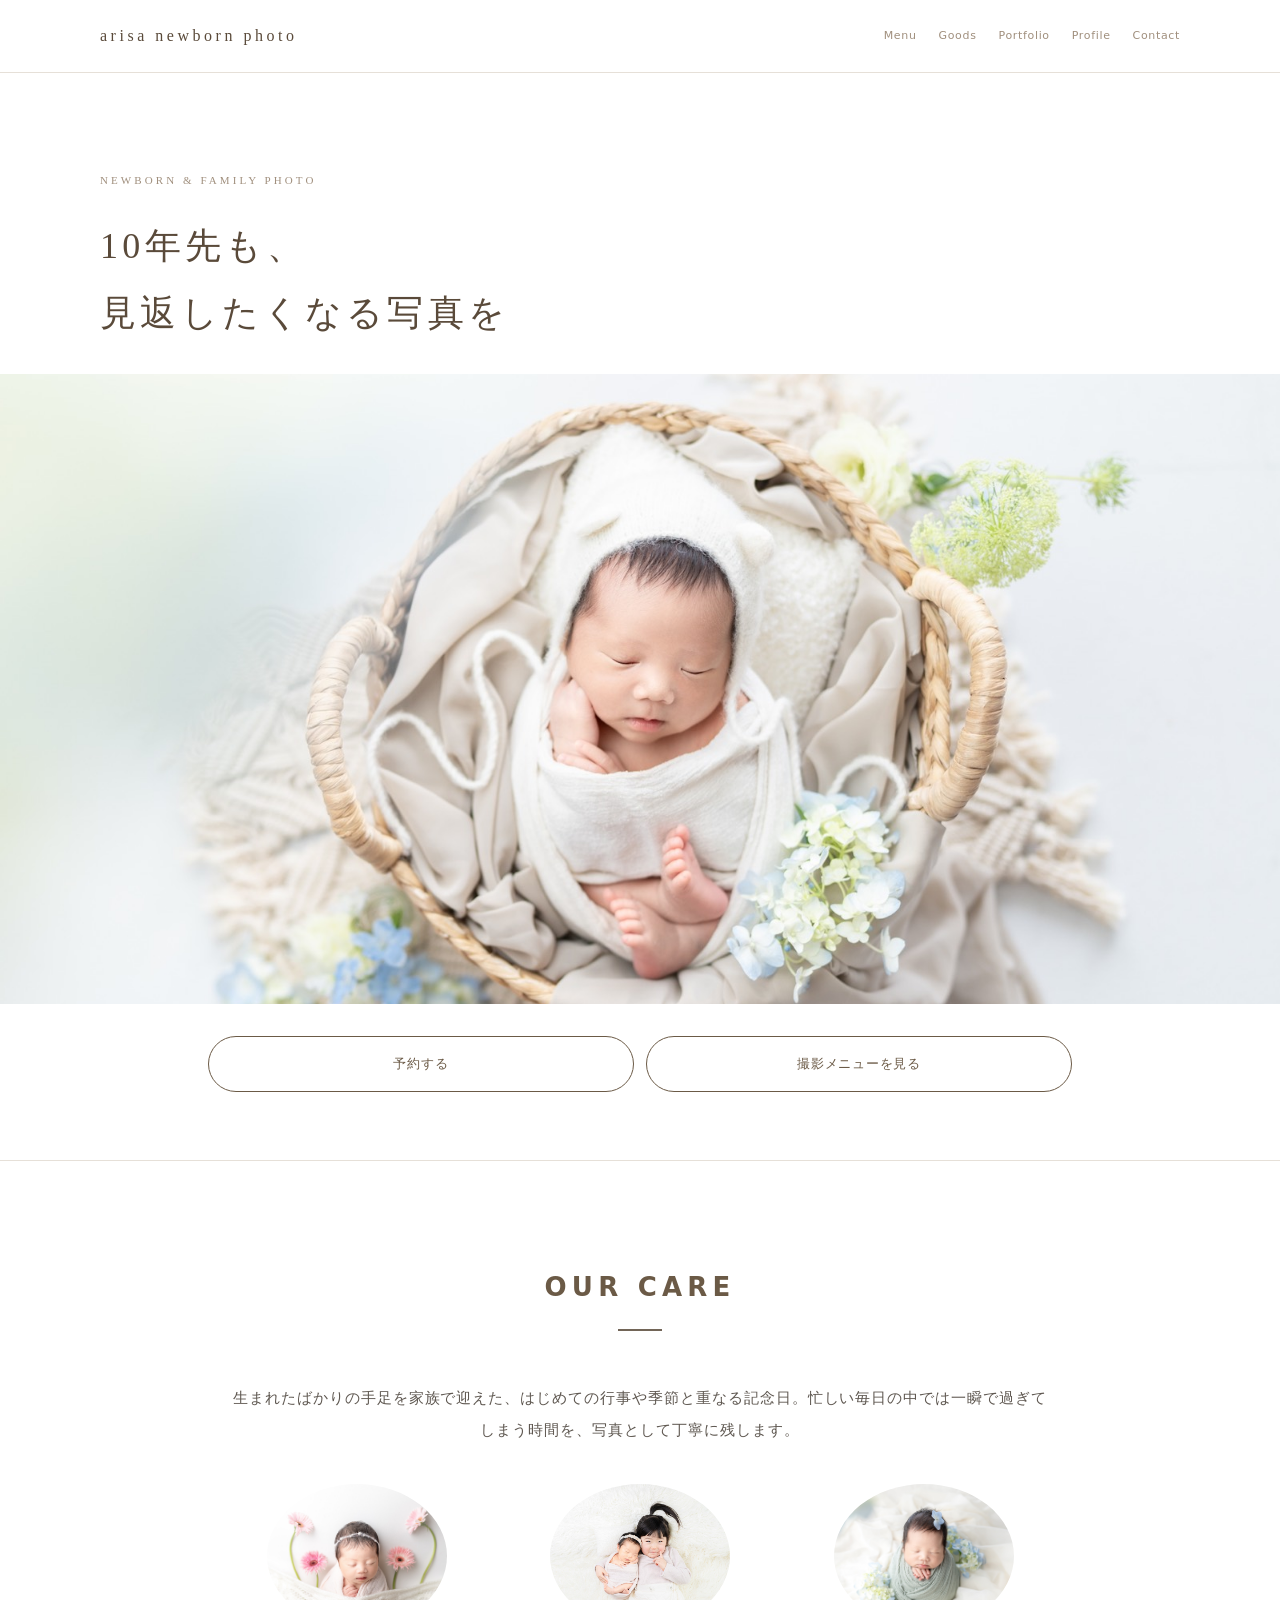
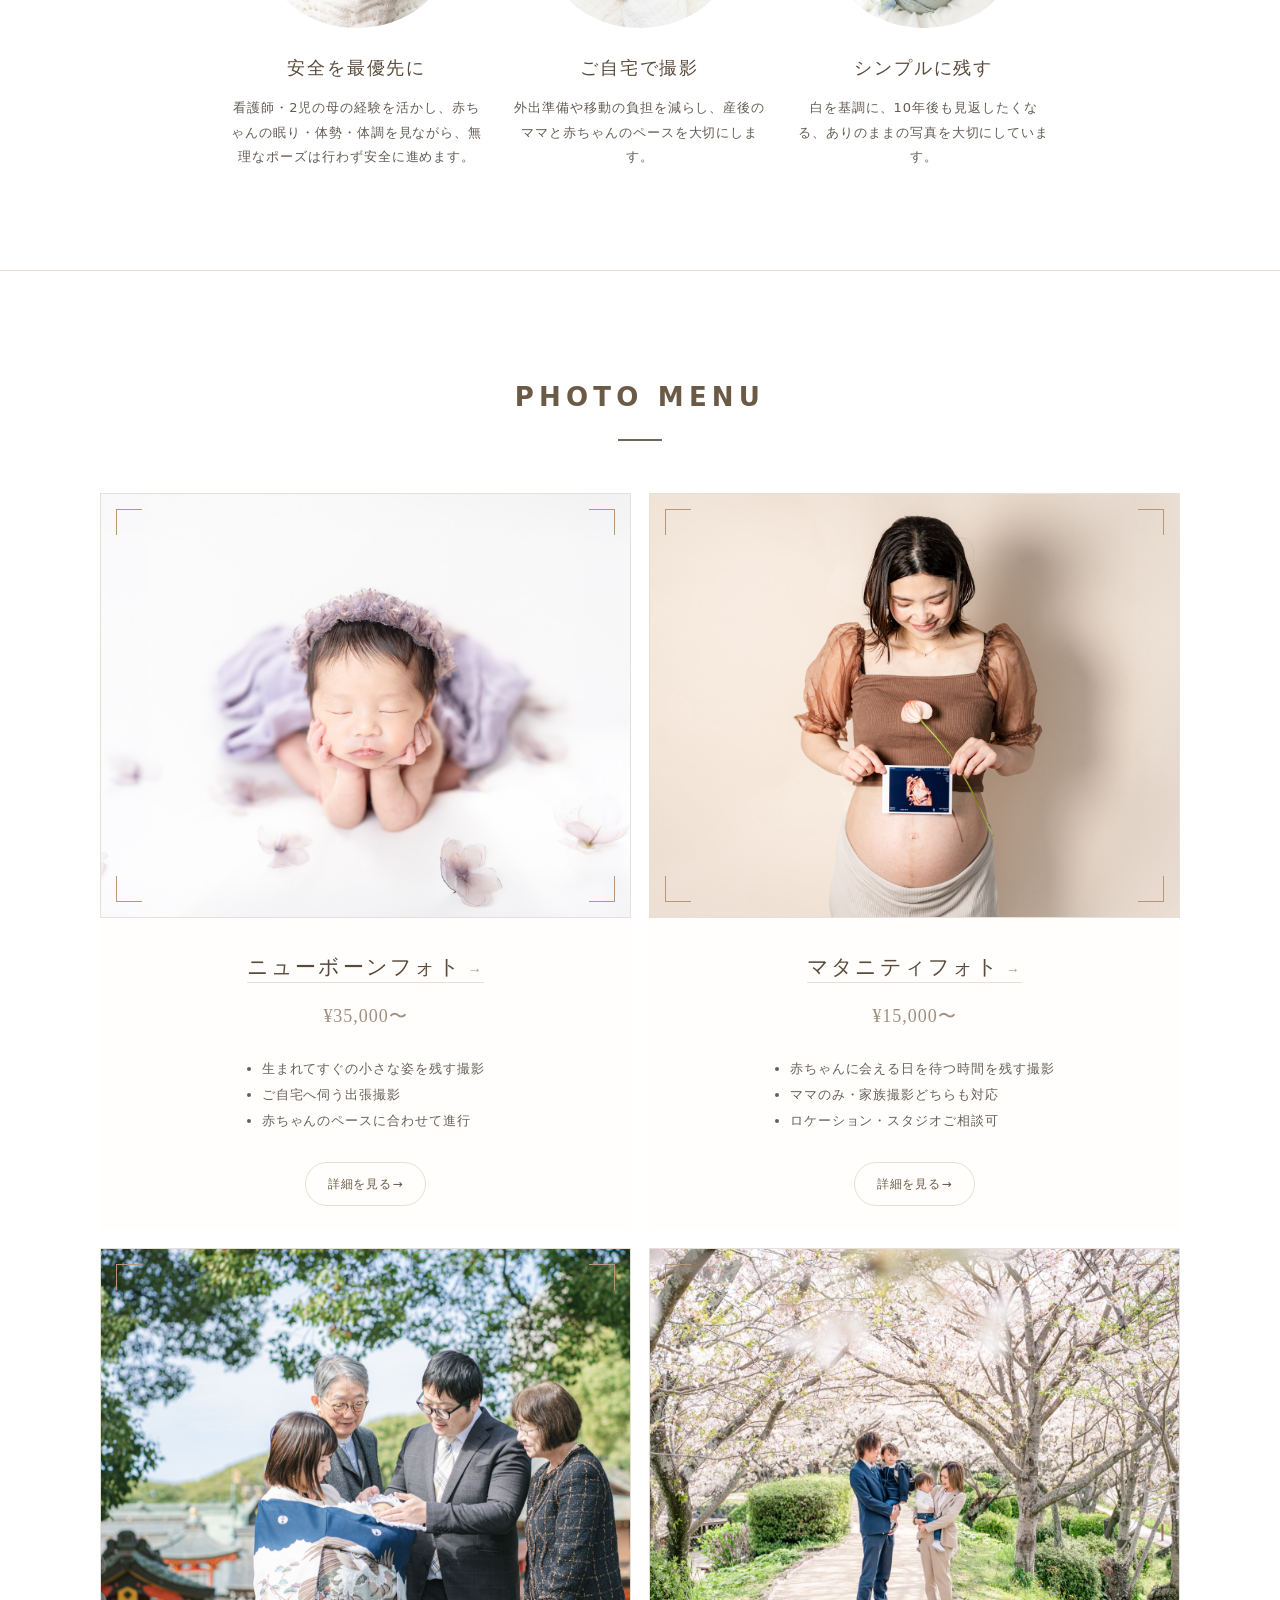
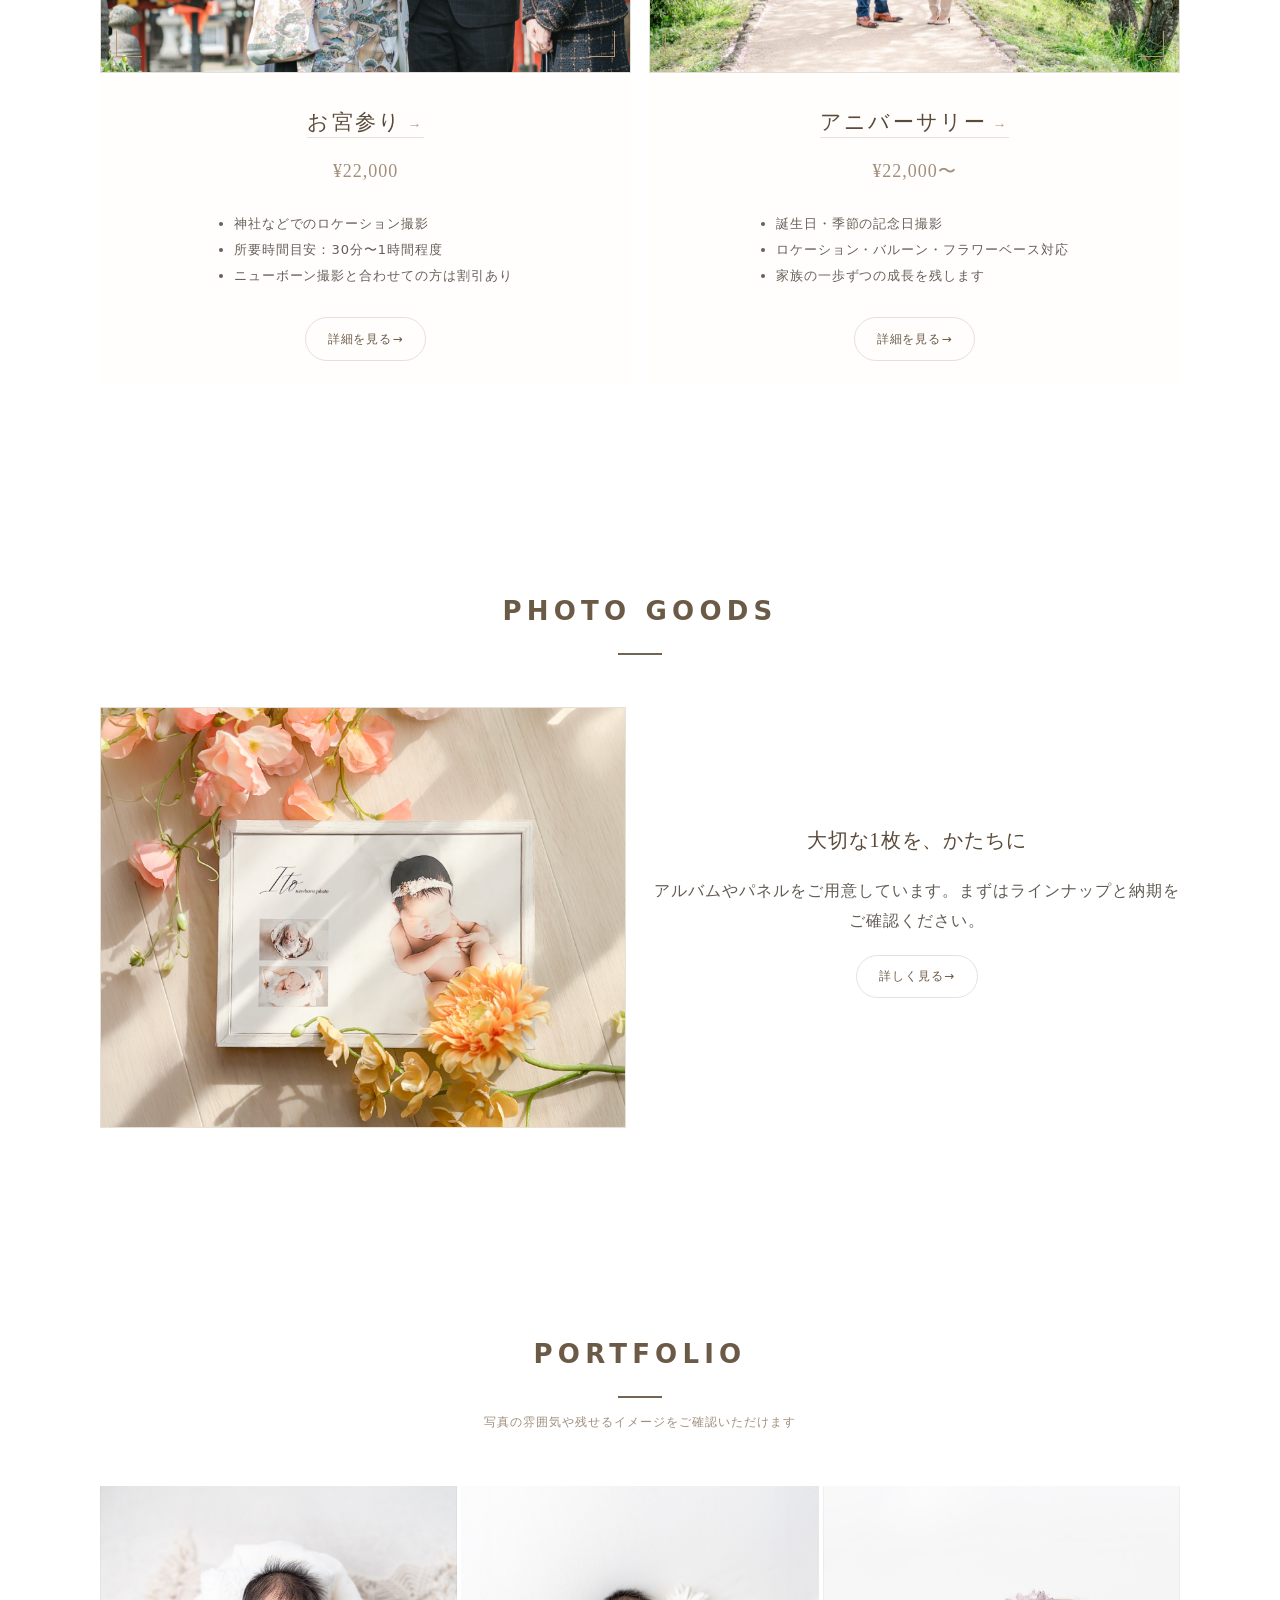
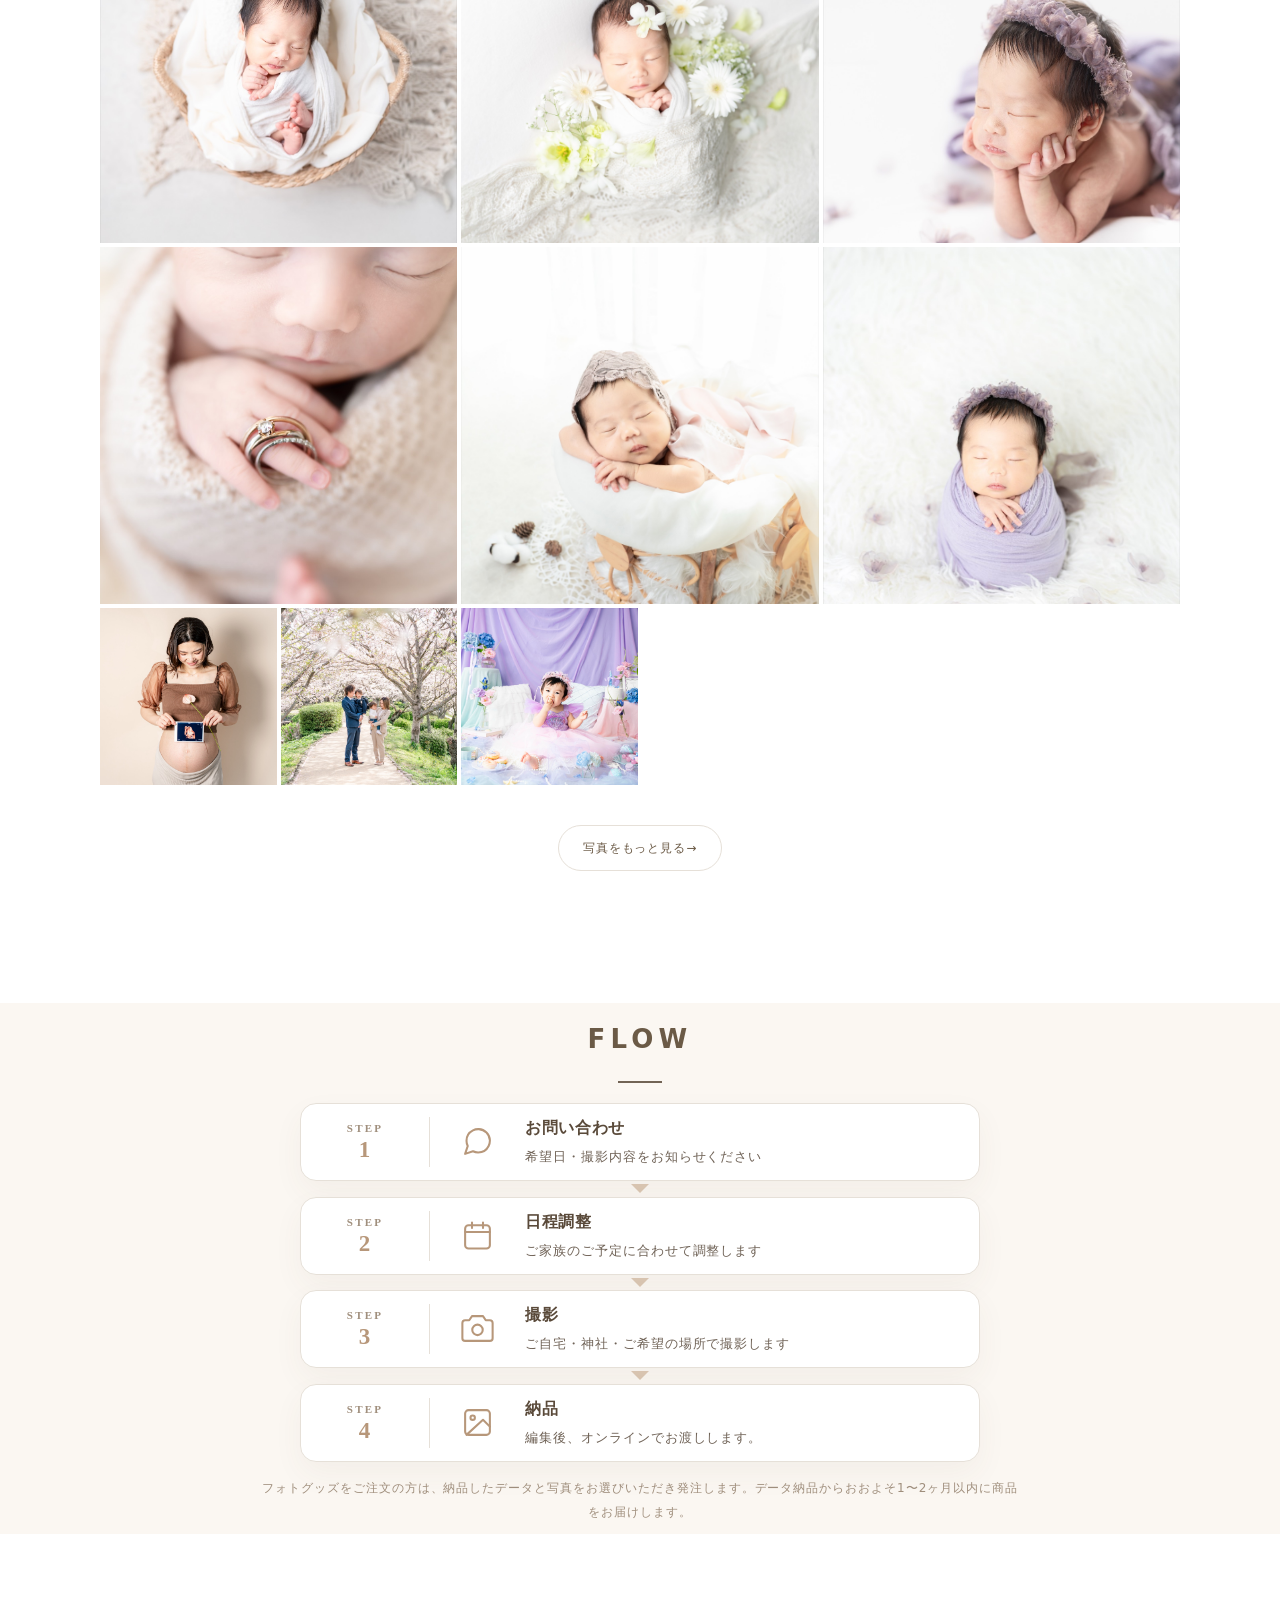
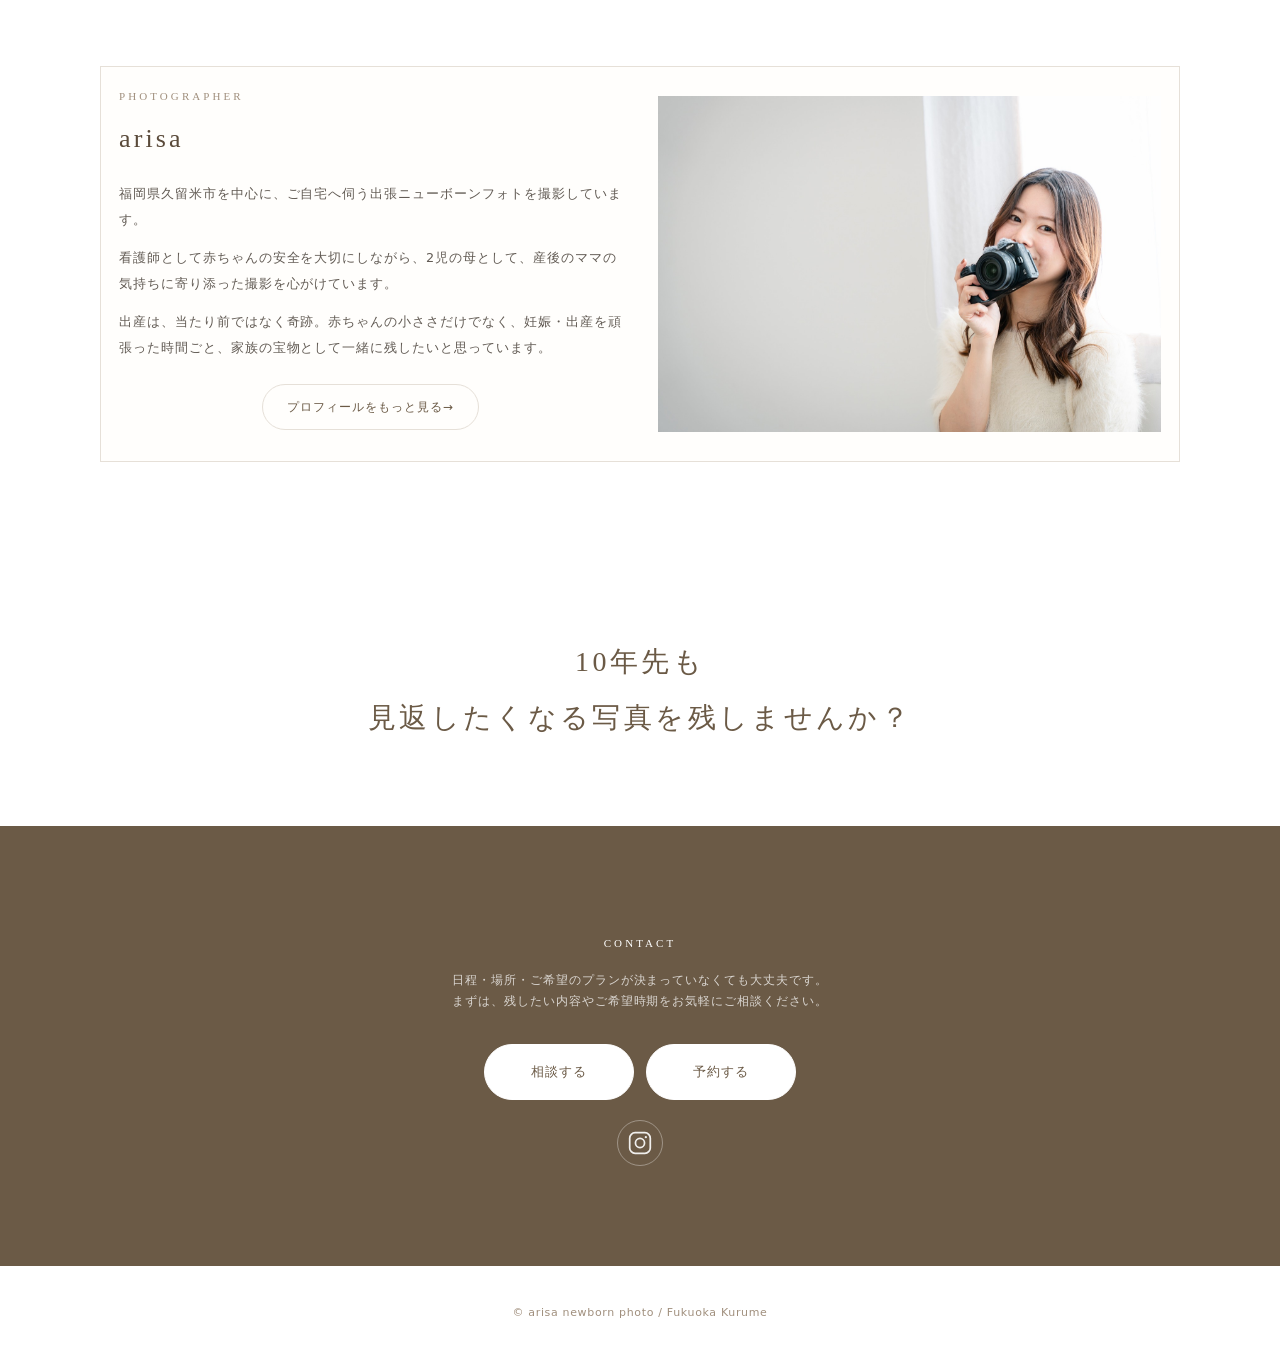
<file: index.html>
<!doctype html>
<html lang="ja">
<head>
  <meta charset="utf-8" />
  <meta name="viewport" content="width=device-width, initial-scale=1" />
  <title>arisa newborn photo｜福岡・久留米 出張ニューボーンフォト</title>
  <link rel="stylesheet" href="style.css?v=109" />
</head>
<body>
  <header class="nav"><div class="container nav-inner"><div class="brand">arisa newborn photo</div><input id="nav-toggle" class="nav-checkbox" type="checkbox" /><label class="nav-toggle" for="nav-toggle" aria-label="メニューを開閉"><span></span><span></span><span></span></label><nav class="nav-links" id="main-nav"><a href="#service">Menu</a><a href="#goods">Goods</a><a href="#portfolio">Portfolio</a><a href="profile.html">Profile</a><a href="#contact">Contact</a></nav></div></header>
  <main>
    <section class="hero"><div class="container"><div class="hero-inner"><div class="eyebrow">newborn & family photo</div><h1>10年先も、<br>見返したくなる写真を</h1><img class="hero-bg" src="写真フォルダ/photo/カゴ1.jpg" alt="ニューボーンフォト" /><div class="btns"><a class="btn line js-book" href="#booking">予約する</a><a class="btn secondary" href="#service">撮影メニューを見る</a></div></div></div></section>

    <section class="message"><div class="narrow"><div class="section-title"><span class="eyebrow">Our care</span><h2>小さな一歩を<br>未来の家族へ</h2></div><p>生まれたばかりの手足を家族で迎えた、はじめての行事や季節と重なる記念日。忙しい毎日の中では一瞬で過ぎてしまう時間を、写真として丁寧に残します。</p><div class="intro-grid circles"><div class="intro-card"><div class="concept-photo"><img src="写真フォルダ/photo/お布団4.jpg" alt="安全を最優先に"></div><h3>安全を最優先に</h3><p>看護師・2児の母の経験を活かし、赤ちゃんの眠り・体勢・体調を見ながら、無理なポーズは行わず安全に進めます。</p></div><div class="intro-card"><div class="concept-photo"><img src="写真フォルダ/photo/兄弟1.jpg" alt="ご自宅で撮影"></div><h3>ご自宅で撮影</h3><p>外出準備や移動の負担を減らし、産後のママと赤ちゃんのペースを大切にします。</p></div><div class="intro-card"><div class="concept-photo"><img src="写真フォルダ/photo/ミノムシ1.jpg" alt="シンプルに残す"></div><h3>シンプルに残す</h3><p>白を基調に、10年後も見返したくなる、ありのままの写真を大切にしています。</p></div></div></div></section>

    <section id="service"><div class="container"><div class="section-title"><span class="eyebrow">Photo menu</span><h2>撮影メニュー</h2></div><div class="service-grid">
      <article class="service"><a href="newborn.html"><img src="写真フォルダ/photo/頬杖4.jpg" alt="ニューボーンフォト" style="object-position:50% 52%"><span class="cframe" aria-hidden="true"></span></a><div class="service-body"><h3><a href="newborn.html">ニューボーンフォト</a></h3><p class="price">¥35,000〜</p><ul><li>生まれてすぐの小さな姿を残す撮影</li><li>ご自宅へ伺う出張撮影</li><li>赤ちゃんのペースに合わせて進行</li></ul><a class="service-link" href="newborn.html">詳細を見る</a></div></article>
      <article class="service"><a href="maternity.html"><img src="写真フォルダ/photo/マタニティ1.jpg" alt="マタニティフォト"><span class="cframe" aria-hidden="true"></span></a><div class="service-body"><h3><a href="maternity.html">マタニティフォト</a></h3><p class="price">¥15,000〜</p><ul><li>赤ちゃんに会える日を待つ時間を残す撮影</li><li>ママのみ・家族撮影どちらも対応</li><li>ロケーション・スタジオご相談可</li></ul><a class="service-link" href="maternity.html">詳細を見る</a></div></article>
      <article class="service"><a href="omiyamairi.html"><img src="写真フォルダ/photo/お宮参り1.jpg" alt="お宮参りフォト" style="object-position:center center"><span class="cframe" aria-hidden="true"></span></a><div class="service-body"><h3><a href="omiyamairi.html">お宮参り</a></h3><p class="price">¥22,000</p><ul><li>神社などでのロケーション撮影</li><li>所要時間目安：30分〜1時間程度</li><li>ニューボーン撮影と合わせての方は割引あり</li></ul><a class="service-link" href="omiyamairi.html">詳細を見る</a></div></article>
      <article class="service"><a href="anniversary.html"><img src="写真フォルダ/photo/桜4人家族.jpg" alt="アニバーサリー"><span class="cframe" aria-hidden="true"></span></a><div class="service-body"><h3><a href="anniversary.html">アニバーサリー</a></h3><p class="price">¥22,000〜</p><ul><li>誕生日・季節の記念日撮影</li><li>ロケーション・バルーン・フラワーベース対応</li><li>家族の一歩ずつの成長を残します</li></ul><a class="service-link" href="anniversary.html">詳細を見る</a></div></article>
    </div></div></section>

    <section id="goods"><div class="container"><div class="section-title"><span class="eyebrow">Photo goods</span><h2>フォトグッズ</h2></div>
      <div class="goods-grid">
        <div class="goods-image"><img src="写真フォルダ/photogoods/goods-top.jpg" alt="フォトグッズ"></div>
        <div class="goods-content">
          <h3>大切な1枚を、かたちに</h3>
          <p>アルバムやパネルをご用意しています。まずはラインナップと納期をご確認ください。</p>
          <p style="margin-top:18px"><a class="service-link" href="photogoods.html">詳しく見る</a></p>
        </div>
      </div>

    </section>

    <section id="portfolio"><div class="container"><div class="section-title"><span class="eyebrow">Portfolio</span><h2>ポートフォリオ</h2><p class="note">写真の雰囲気や残せるイメージをご確認いただけます</p></div><div class="pf-strip" id="pfStrip">
      <img class="sq" src="写真フォルダ/photo/カゴ2.jpg" alt="ニューボーンフォト作品">
      <img class="sq" src="写真フォルダ/photo/お布団1.jpg" alt="ニューボーンフォト作品">
      <img class="sq" src="写真フォルダ/photo/頬杖3.jpg" alt="ニューボーンフォト作品">
      <img class="sq" src="写真フォルダ/photo/指輪.jpg" alt="ニューボーンフォト作品">
      <img class="sq" src="写真フォルダ/photo/チンオン.jpg" alt="ニューボーンフォト作品">
      <img class="sq" src="写真フォルダ/photo/ミノムシ2.jpg" alt="ニューボーンフォト作品">
      <img src="写真フォルダ/photo/マタニティ1.jpg" alt="マタニティフォト作品">
      <img src="写真フォルダ/photo/桜4人家族.jpg" alt="アニバーサリー・ロケーション作品">
      <img src="写真フォルダ/photo/フォトブース.jpg" alt="アニバーサリー・フォトブース作品">
    </div><div class="pf-more"><a href="portfolio.html">写真をもっと見る</a></div></div>
    <script>
    (function () {
      var GAS = "https://script.google.com/macros/s/AKfycbwyTGqFWYDZLqw2m48hkjLvagRh1kB7Pk2BoDJzQa9OkiJ6UAC_roNF7JlDokYa-M5xpw/exec";
      var strip = document.getElementById("pfStrip");
      if (!strip) return;
      function esc(s){ return String(s||"").replace(/&/g,"&amp;").replace(/</g,"&lt;").replace(/>/g,"&gt;").replace(/"/g,"&quot;"); }
      window.__onTop = function (res) {
        if (!res || !res.ok || !res.photos || !res.photos.length) return;
        var list = res.photos.filter(function (p) { return p.top; });
        if (!list.length) return; // トップ表示✅が無ければ、静的の写真をそのまま表示
        list.sort(function (a, b) {
          var ao = (a.torder == null) ? 9999 : a.torder;
          var bo = (b.torder == null) ? 9999 : b.torder;
          return ao - bo;
        });
        list = list.slice(0, 9);
        strip.innerHTML = list.map(function (p, i) {
          var cls = (i < 6) ? ' class="sq"' : '';
          return '<img' + cls + ' loading="lazy" src="' + esc(p.url) + '" alt="' + esc(p.title || "作品") + '">';
        }).join("");
      };
      var s = document.createElement("script");
      s.src = GAS + "?action=portfolio&callback=__onTop";
      document.body.appendChild(s);
    })();
    </script>
    </section>

<section id="flow"><div class="container"><div class="section-title"><span class="eyebrow">Flow</span><h2>撮影までの流れ</h2></div><div class="flow"><div class="step"><div class="step-number">1</div><div class="step-icon"><svg viewBox="0 0 24 24" fill="none" stroke="currentColor" stroke-width="1.5" stroke-linecap="round" stroke-linejoin="round"><path d="M21 11.5a8.38 8.38 0 0 1-.9 3.8 8.5 8.5 0 0 1-7.6 4.7 8.38 8.38 0 0 1-3.8-.9L3 21l1.9-5.7a8.38 8.38 0 0 1-.9-3.8 8.5 8.5 0 0 1 4.7-7.6 8.38 8.38 0 0 1 3.8-.9h.5a8.48 8.48 0 0 1 8 8z"/></svg></div><div class="step-body"><h3>お問い合わせ</h3><p>希望日・撮影内容をお知らせください</p></div></div><div class="step"><div class="step-number">2</div><div class="step-icon"><svg viewBox="0 0 24 24" fill="none" stroke="currentColor" stroke-width="1.5" stroke-linecap="round" stroke-linejoin="round"><rect x="3" y="4.5" width="18" height="17" rx="2.5"/><path d="M3 9.5h18M8 2.5v4M16 2.5v4"/></svg></div><div class="step-body"><h3>日程調整</h3><p>ご家族のご予定に合わせて調整します</p></div></div><div class="step"><div class="step-number">3</div><div class="step-icon"><svg viewBox="0 0 24 24" fill="none" stroke="currentColor" stroke-width="1.5" stroke-linecap="round" stroke-linejoin="round"><path d="M23 19a2 2 0 0 1-2 2H3a2 2 0 0 1-2-2V8a2 2 0 0 1 2-2h3l2-3h8l2 3h3a2 2 0 0 1 2 2z"/><circle cx="12" cy="13" r="3.8"/></svg></div><div class="step-body"><h3>撮影</h3><p>ご自宅・神社・ご希望の場所で撮影します</p></div></div><div class="step"><div class="step-number">4</div><div class="step-icon"><svg viewBox="0 0 24 24" fill="none" stroke="currentColor" stroke-width="1.5" stroke-linecap="round" stroke-linejoin="round"><rect x="3" y="3" width="18" height="18" rx="2.5"/><circle cx="8.5" cy="8.5" r="1.6"/><path d="M21 15l-5-5L4 21"/></svg></div><div class="step-body"><h3>納品</h3><p>編集後、オンラインでお渡しします。</p></div></div></div><p class="note" style="text-align:center;max-width:760px;margin:24px auto 0">フォトグッズをご注文の方は、納品したデータと写真をお選びいただき発注します。データ納品からおおよそ1〜2ヶ月以内に商品をお届けします。</p></div></section>

    <section id="profile"><div class="container"><div class="hero-card"><div class="pf-card-grid"><div class="pf-card-text"><span class="eyebrow">Photographer</span><h3>arisa</h3><p>福岡県久留米市を中心に、ご自宅へ伺う出張ニューボーンフォトを撮影しています。</p><p>看護師として赤ちゃんの安全を大切にしながら、2児の母として、産後のママの気持ちに寄り添った撮影を心がけています。</p><p>出産は、当たり前ではなく奇跡。赤ちゃんの小ささだけでなく、妊娠・出産を頑張った時間ごと、家族の宝物として一緒に残したいと思っています。</p><p class="pf-more" style="text-align:center;margin-top:24px"><a href="profile.html">プロフィールをもっと見る</a></p></div><img src="写真フォルダ/profiles story/profile-1.jpg" alt="フォトグラファー arisa"></div></div></div></section>

    <section class="closing"><div class="narrow"><p class="closing-msg">10年先も<br>見返したくなる写真を残しませんか？</p></div></section>

    <section id="contact" class="cta"><div class="narrow"><span class="eyebrow">Contact</span><p><span class="wbr">日程・場所・ご希望のプランが</span><span class="wbr">決まっていなくても大丈夫です。</span><br><span class="wbr">まずは、残したい内容やご希望時期を</span><span class="wbr">お気軽にご相談ください。</span></p><div class="btns" style="justify-content:center"><a class="btn line" href="https://lin.ee/nrPaFDa" target="_blank" rel="noreferrer">相談する</a><a class="btn js-book" href="#booking">予約する</a></div><a class="ig-link" href="https://www.instagram.com/arisa_newbornphoto/" target="_blank" rel="noreferrer" aria-label="Instagramを見る"><svg viewBox="0 0 24 24" width="26" height="26" fill="none" stroke="currentColor" stroke-width="1.6" stroke-linecap="round" stroke-linejoin="round"><rect x="2.5" y="2.5" width="19" height="19" rx="5"/><circle cx="12" cy="12" r="4.2"/><circle cx="17.4" cy="6.6" r="1.05" fill="currentColor" stroke="none"/></svg></a></div></section>
  </main>
  <footer class="footer">© arisa newborn photo / Fukuoka Kurume</footer>
  <a class="fab fab-hidden js-book" href="#booking" target="_blank" rel="noreferrer" aria-label="予約する"><svg viewBox="0 0 24 24" width="17" height="17" fill="none" stroke="currentColor" stroke-width="1.6" stroke-linecap="round" stroke-linejoin="round"><rect x="3.5" y="5" width="17" height="16" rx="2.5"/><path d="M3.5 9.5h17M8 3v4M16 3v4"/></svg><span>予約する</span></a>
  <script src="booking.js?v=8" defer></script>
</body>
</html>
</file>
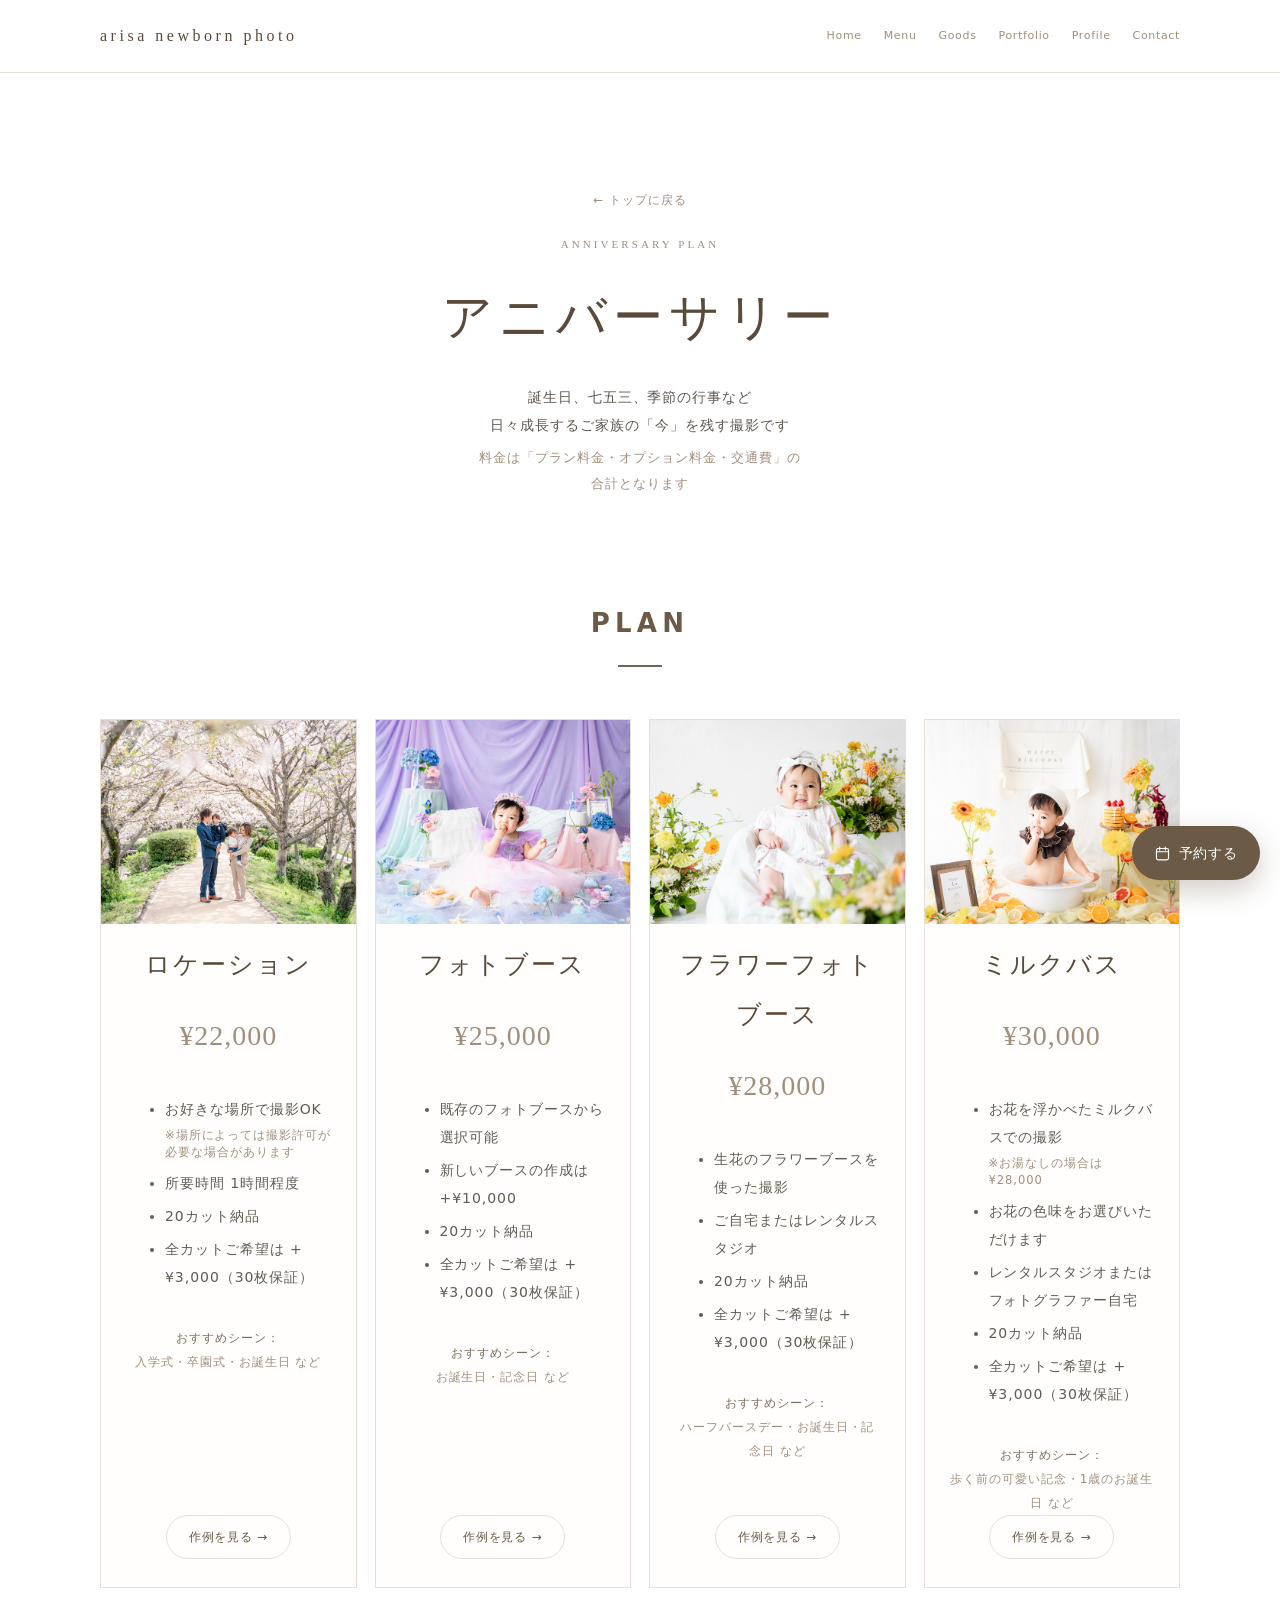
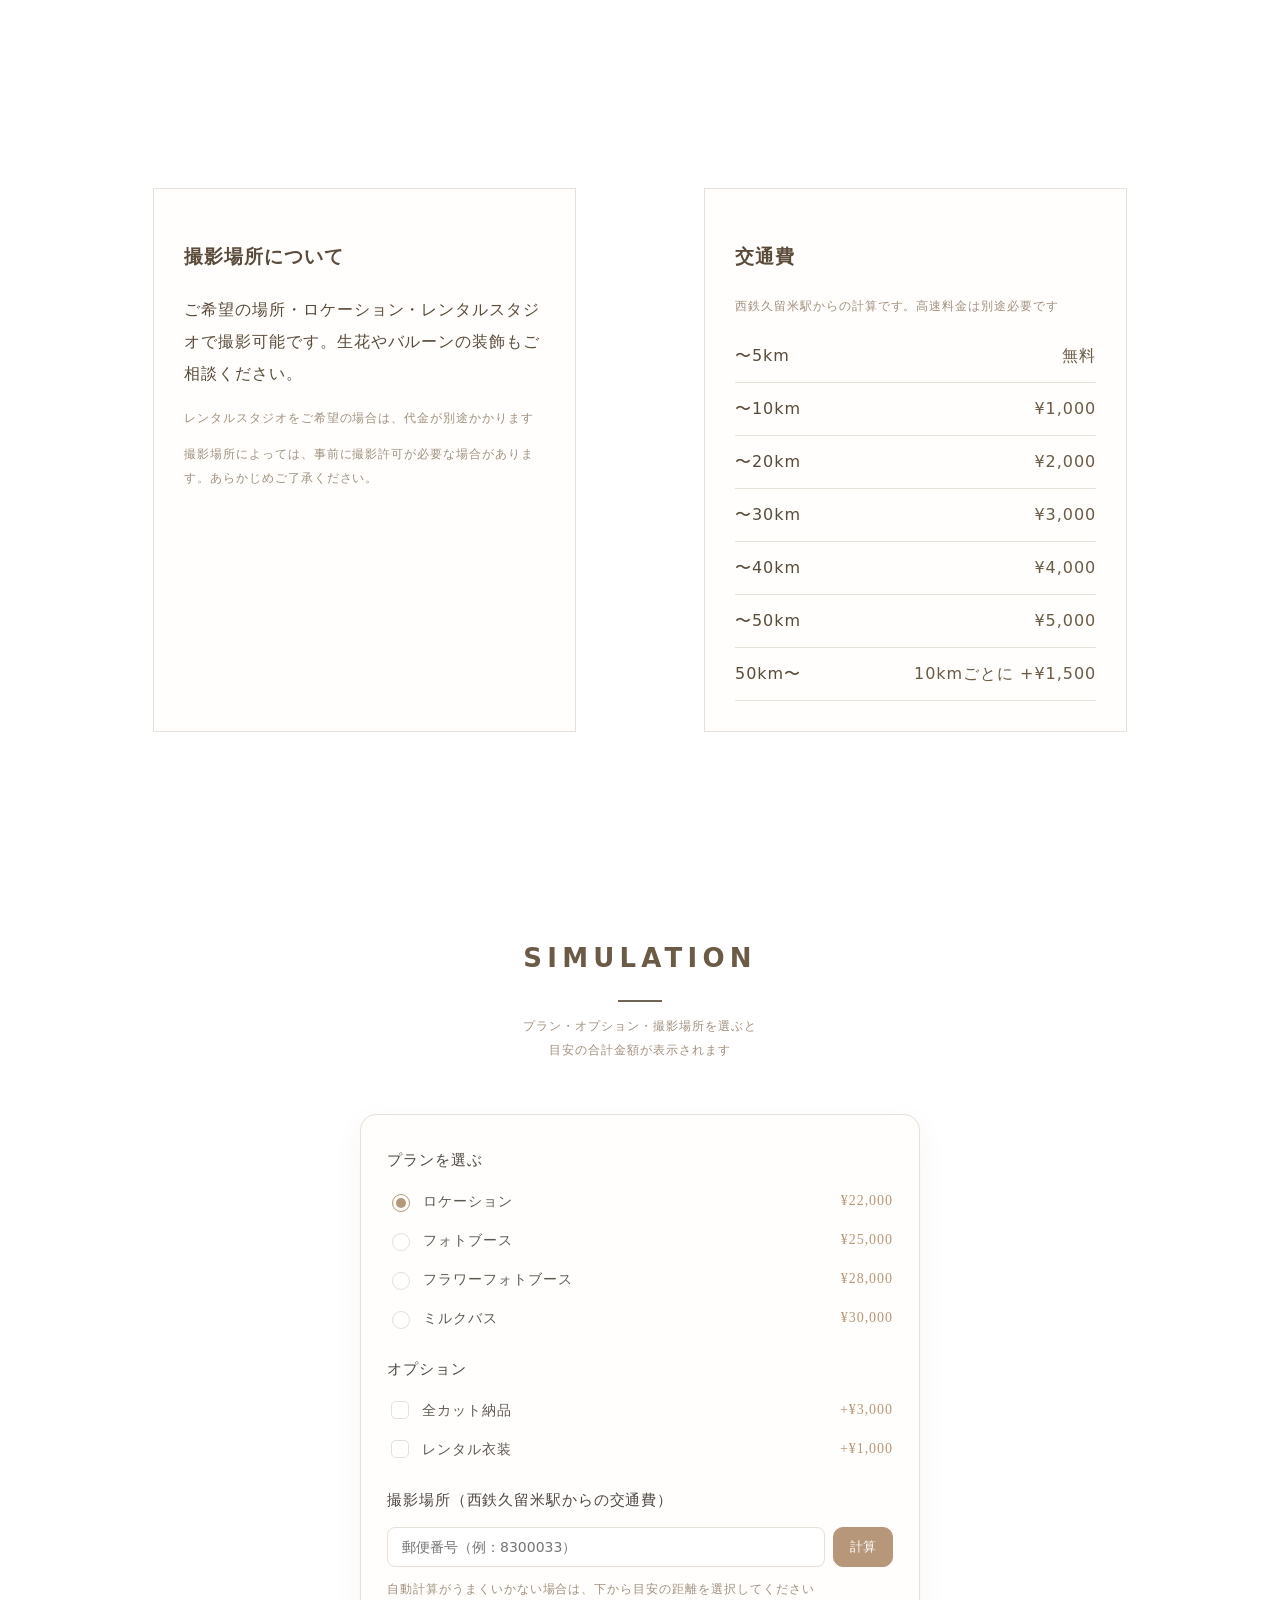
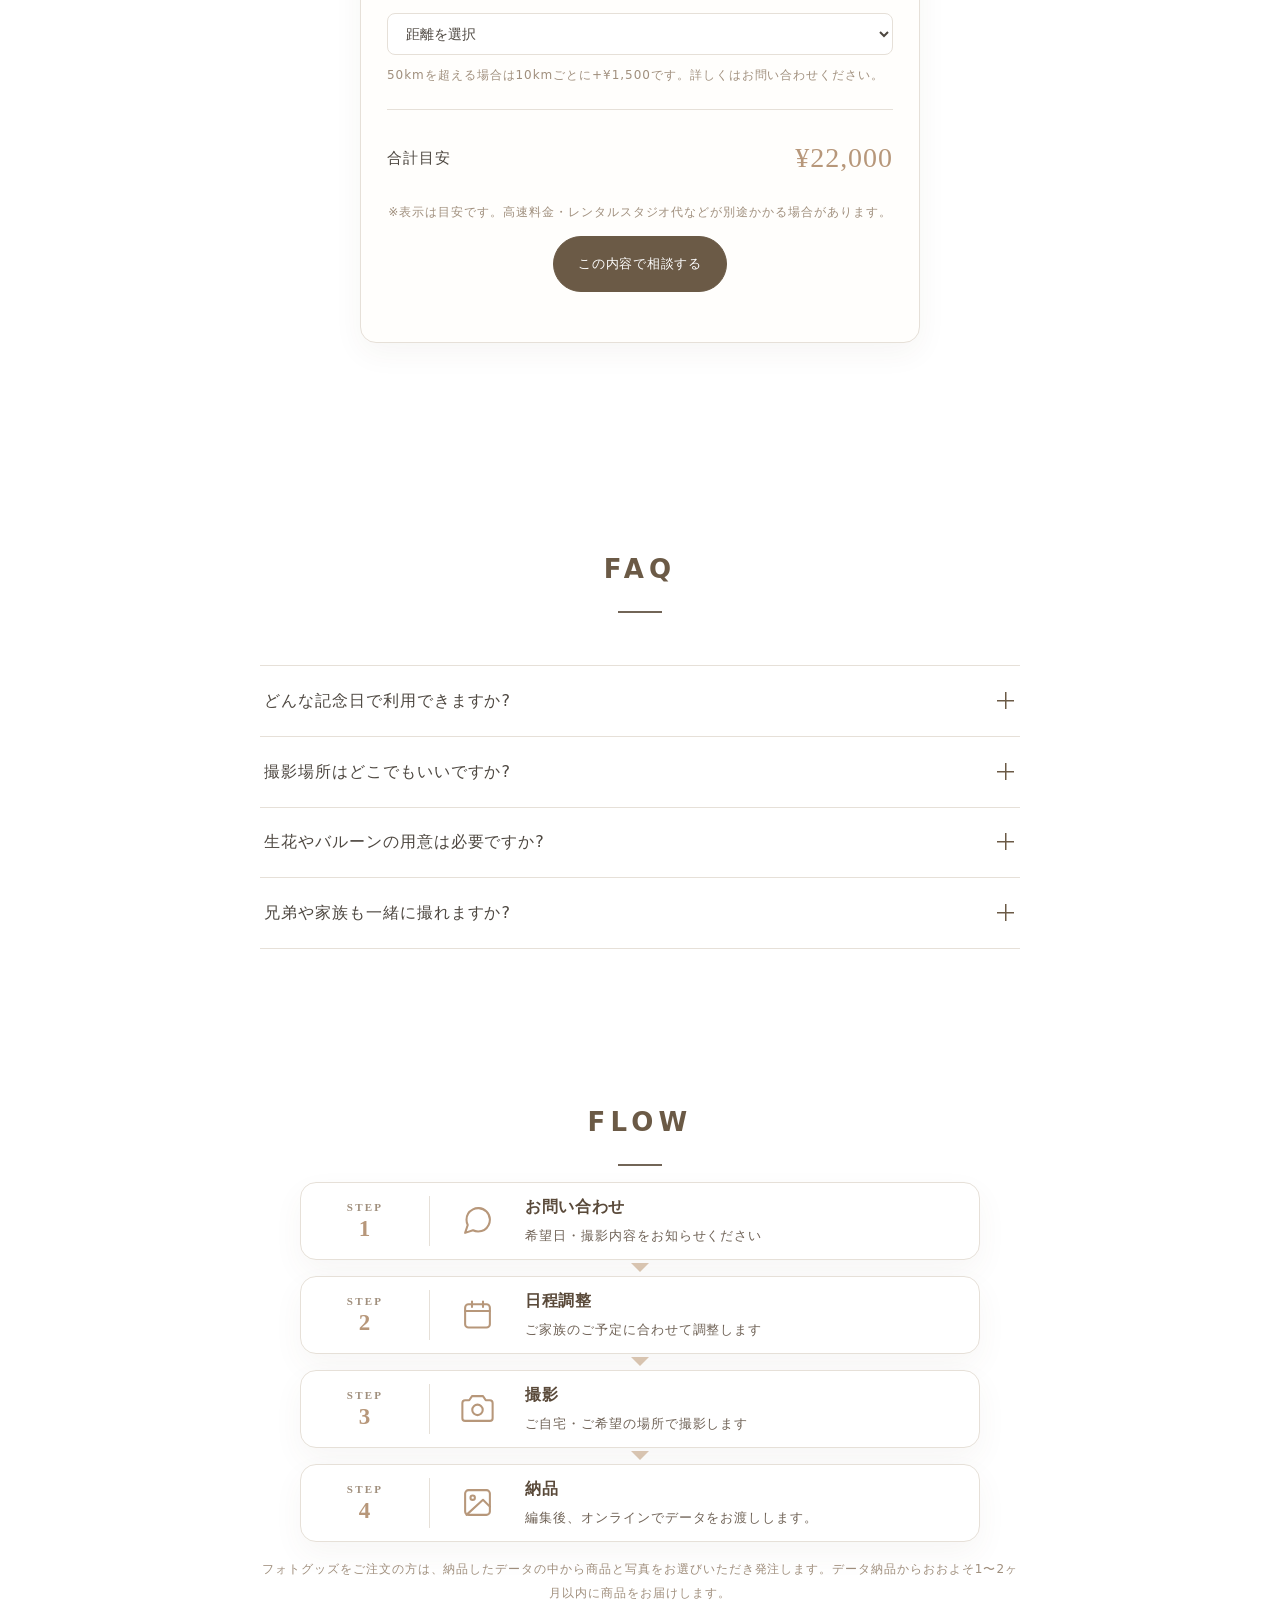
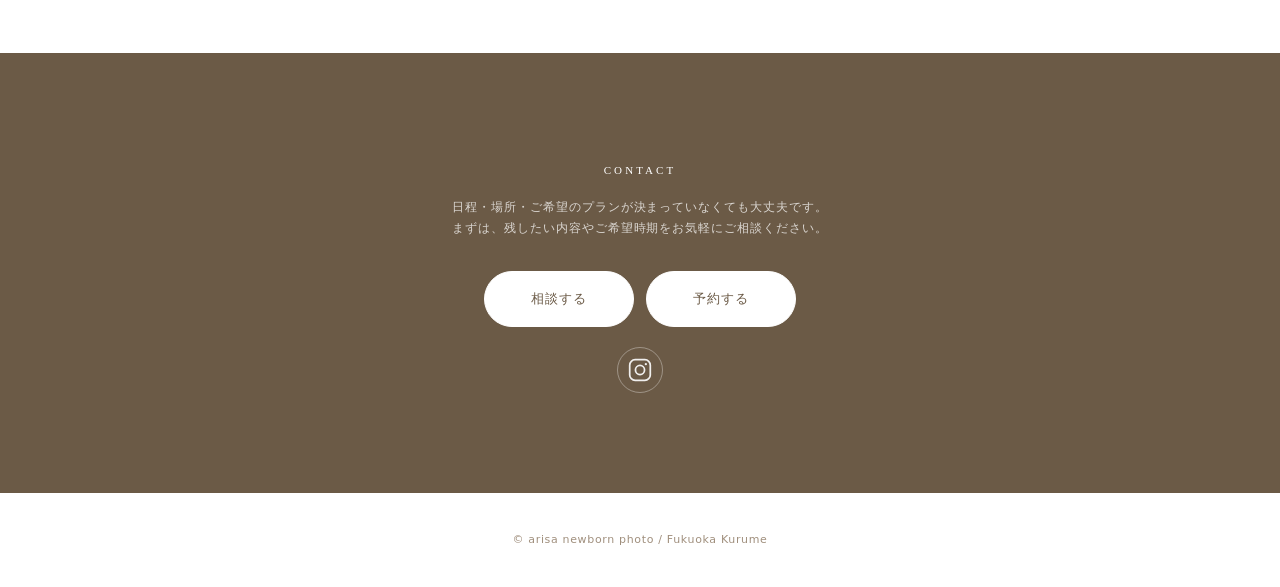
<file: anniversary.html>
<!doctype html>
<html lang="ja">
<head>
  <meta charset="utf-8" />
  <meta name="viewport" content="width=device-width, initial-scale=1" />
  <title>アニバーサリー｜arisa newborn photo</title>
  <link rel="stylesheet" href="style.css?v=109" />
</head>
<body>
  <header class="nav"><div class="container nav-inner"><div class="brand"><a href="index.html">arisa newborn photo</a></div><input id="nav-toggle" class="nav-checkbox" type="checkbox" /><label class="nav-toggle" for="nav-toggle" aria-label="メニューを開閉"><span></span><span></span><span></span></label><nav class="nav-links"><a href="index.html">Home</a><a href="index.html#service">Menu</a><a href="photogoods.html">Goods</a><a href="portfolio.html">Portfolio</a><a href="profile.html">Profile</a><a href="index.html#contact">Contact</a></nav></div></header>
  <main>
    <div class="page-head container"><a class="backlink" href="index.html">トップに戻る</a><div style="margin-top:18px"><span class="eyebrow">Anniversary plan</span><h1>アニバーサリー</h1><p style="text-align:center">誕生日、七五三、季節の行事など<br>日々成長するご家族の「今」を残す撮影です<br><span class="fee-note">料金は「プラン料金・オプション料金・交通費」の<br>合計となります</span></p></div></div>

    <section><div class="container"><div class="section-title"><span class="eyebrow">Plan</span><h2>プラン料金</h2></div><div class="plans plans-4">
      <div class="plan"><img class="plan-img" src="写真フォルダ/photo/桜4人家族.jpg" alt="ロケーションプラン作例"><h3>ロケーション</h3><p class="price">¥22,000</p><ul><li>お好きな場所で撮影OK</li><li class="li-note">※場所によっては撮影許可が必要な場合があります</li><li>所要時間 1時間程度</li><li>20カット納品</li><li>全カットご希望は +¥3,000（30枚保証）</li></ul><p class="scene"><b>おすすめシーン：</b><br>入学式・卒園式・お誕生日 など</p><a class="plan-sample" href="portfolio.html?genre=アニバーサリー">作例を見る</a></div>
      <div class="plan"><img class="plan-img" src="写真フォルダ/photo/フォトブース.jpg" alt="フォトブースプラン作例"><h3>フォトブース</h3><p class="price">¥25,000</p><ul><li>既存のフォトブースから選択可能</li><li>新しいブースの作成は +¥10,000</li><li>20カット納品</li><li>全カットご希望は +¥3,000（30枚保証）</li></ul><p class="scene"><b>おすすめシーン：</b><br>お誕生日・記念日 など</p><a class="plan-sample" href="portfolio.html?genre=アニバーサリー">作例を見る</a></div>
      <div class="plan"><img class="plan-img" src="写真フォルダ/photo/アニバーサリーフラワー1.jpg" alt="フラワーフォトブースプラン作例"><h3>フラワーフォトブース</h3><p class="price">¥28,000</p><ul><li>生花のフラワーブースを使った撮影</li><li>ご自宅またはレンタルスタジオ</li><li>20カット納品</li><li>全カットご希望は +¥3,000（30枚保証）</li></ul><p class="scene"><b>おすすめシーン：</b><br>ハーフバースデー・お誕生日・記念日 など</p><a class="plan-sample" href="portfolio.html?genre=アニバーサリー">作例を見る</a></div>
      <div class="plan"><img class="plan-img" src="写真フォルダ/photo/ミルクバス1.jpg" alt="ミルクバスプラン作例"><h3>ミルクバス</h3><p class="price">¥30,000</p><ul><li>お花を浮かべたミルクバスでの撮影</li><li class="li-note">※お湯なしの場合は ¥28,000</li><li>お花の色味をお選びいただけます</li><li>レンタルスタジオまたはフォトグラファー自宅</li><li>20カット納品</li><li>全カットご希望は +¥3,000（30枚保証）</li></ul><p class="scene"><b>おすすめシーン：</b><br>歩く前の可愛い記念・1歳のお誕生日 など</p><a class="plan-sample" href="portfolio.html?genre=アニバーサリー">作例を見る</a></div>
    </div></div></section>

    <section class="info-compact"><div class="container info"><div class="info-card"><h3>撮影場所について</h3><p>ご希望の場所・ロケーション・レンタルスタジオで撮影可能です。生花やバルーンの装飾もご相談ください。</p><p class="note">レンタルスタジオをご希望の場合は、代金が別途かかります</p><p class="note">撮影場所によっては、事前に撮影許可が必要な場合があります。あらかじめご了承ください。</p></div><div class="info-card"><h3>交通費</h3><p class="note">西鉄久留米駅からの計算です。高速料金は別途必要です</p><table><tr><td>〜5km</td><td>無料</td></tr><tr><td>〜10km</td><td>¥1,000</td></tr><tr><td>〜20km</td><td>¥2,000</td></tr><tr><td>〜30km</td><td>¥3,000</td></tr><tr><td>〜40km</td><td>¥4,000</td></tr><tr><td>〜50km</td><td>¥5,000</td></tr><tr><td>50km〜</td><td>10kmごとに +¥1,500</td></tr></table></div></div></section>

    <section id="sim"><div class="narrow"><div class="section-title"><span class="eyebrow">Simulation</span><h2>料金シミュレーション</h2><p class="note">プラン・オプション・撮影場所を選ぶと<br>目安の合計金額が表示されます</p></div>
      <div class="sim-box">
        <div class="sim-field"><span class="sim-label">プランを選ぶ</span><div class="sim-options">
          <label><input type="radio" name="a-plan" value="22000" checked>ロケーション<span>¥22,000</span></label>
          <label><input type="radio" name="a-plan" value="25000" data-pb="1">フォトブース<span>¥25,000</span></label>
          <label><input type="radio" name="a-plan" value="28000">フラワーフォトブース<span>¥28,000</span></label>
          <label><input type="radio" name="a-plan" value="30000">ミルクバス<span>¥30,000</span></label>
        </div></div>
        <div class="sim-field"><span class="sim-label">オプション</span><div class="sim-options">
          <label><input type="checkbox" id="a-allcut">全カット納品<span>+¥3,000</span></label>
          <label><input type="checkbox" id="a-costume">レンタル衣装<span>+¥1,000</span></label>
          <label id="a-nb-wrap" style="display:none"><input type="checkbox" id="a-nb">新しいフォトブースを作成<span>+¥10,000</span></label>
        </div></div>
        <div class="sim-field"><span class="sim-label">撮影場所（西鉄久留米駅からの交通費）</span>
          <div class="zip-inline"><input type="text" id="a-zip" inputmode="numeric" maxlength="8" placeholder="郵便番号（例：8300033）"><button type="button" id="a-zip-btn">計算</button></div>
          <p id="a-zip-result" class="note" style="margin-top:8px;display:none"></p>
          <p class="note" style="margin-top:10px">自動計算がうまくいかない場合は、下から目安の距離を選択してください</p>
          <select id="a-dist" class="sim-select">
            <option value="">距離を選択</option>
            <option value="0">〜5km（無料）</option>
            <option value="1000">〜10km（¥1,000）</option>
            <option value="2000">〜20km（¥2,000）</option>
            <option value="3000">〜30km（¥3,000）</option>
            <option value="4000">〜40km（¥4,000）</option>
            <option value="5000">〜50km（¥5,000）</option>
          </select>
          <p class="note" style="margin-top:8px">50kmを超える場合は10kmごとに+¥1,500です。詳しくはお問い合わせください。</p>
        </div>
        <div class="sim-total"><span>合計目安</span><strong id="a-total">¥22,000</strong></div>
        <p class="note" style="text-align:center;margin-top:14px">※表示は目安です。高速料金・レンタルスタジオ代などが別途かかる場合があります。</p>
        <div class="btns" style="justify-content:center;margin-top:6px"><a class="btn line" href="https://lin.ee/nrPaFDa" target="_blank" rel="noreferrer">この内容で相談する</a></div>
      </div>
    </div></section>
    <script>(function(){
      var s=document.getElementById("sim");if(!s)return;
      var aTravelFee=0;
      function y(n){return "¥"+n.toLocaleString();}
      var KUR={lat:33.312266,lng:130.521143};
      var areaCoords={"830":{name:"久留米市中心部",lat:33.312266,lng:130.521143},"831":{name:"久留米市周辺",lat:33.34,lng:130.55},"832":{name:"柳川市",lat:33.163,lng:130.406},"833":{name:"筑後市",lat:33.209,lng:130.508},"834":{name:"八女市",lat:33.211,lng:130.556},"835":{name:"みやま市",lat:33.152,lng:130.475},"836":{name:"大牟田市",lat:33.030,lng:130.446},"838":{name:"朝倉市",lat:33.415,lng:130.664},"839":{name:"うきは市",lat:33.325,lng:130.771},"810":{name:"福岡市中央区",lat:33.589,lng:130.402},"812":{name:"福岡市博多区",lat:33.590,lng:130.421},"814":{name:"福岡市早良区",lat:33.578,lng:130.353},"815":{name:"福岡市南区",lat:33.560,lng:130.436},"818":{name:"筑紫野市",lat:33.497,lng:130.548},"820":{name:"飯塚市",lat:33.646,lng:130.691},"840":{name:"佐賀市",lat:33.263,lng:130.301},"841":{name:"鳥栖市",lat:33.376,lng:130.507}};
      function distKm(a,b,c,d){var R=6371,r=function(x){return x*Math.PI/180;};var dLat=r(c-a),dLng=r(d-b);var t=Math.sin(dLat/2)*Math.sin(dLat/2)+Math.cos(r(a))*Math.cos(r(c))*Math.sin(dLng/2)*Math.sin(dLng/2);return R*2*Math.atan2(Math.sqrt(t),Math.sqrt(1-t));}
      function feeFrom(km){if(km<=5)return 0;if(km<=10)return 1000;if(km<=20)return 2000;if(km<=30)return 3000;if(km<=40)return 4000;return 5000;}
      function fetchT(u,ms){ms=ms||8000;var c=new AbortController();var t=setTimeout(function(){c.abort();},ms);return fetch(u,{signal:c.signal}).finally(function(){clearTimeout(t);});}
      function calc(){var p=s.querySelector('input[name="a-plan"]:checked');var base=p?+p.value:0;var pb=!!(p&&p.dataset.pb);document.getElementById("a-nb-wrap").style.display=pb?"flex":"none";var allcut=document.getElementById("a-allcut").checked?3000:0;var costume=document.getElementById("a-costume").checked?1000:0;var nb=(pb&&document.getElementById("a-nb").checked)?10000:0;document.getElementById("a-total").textContent=y(base+allcut+costume+nb+aTravelFee);}
      var sel=document.getElementById("a-dist");
      sel.addEventListener("change",function(){if(sel.value!==""){aTravelFee=+sel.value;var box=document.getElementById("a-zip-result");box.style.display="block";box.innerHTML=sel.options[sel.selectedIndex].text+" を選択（交通費："+(aTravelFee===0?"無料":"＋"+aTravelFee.toLocaleString()+"円")+"）";}calc();});
      async function calcZip(){
        var raw=document.getElementById("a-zip").value.replace(/[^0-9]/g,"");
        var box=document.getElementById("a-zip-result");var btn=document.getElementById("a-zip-btn");box.style.display="block";
        if(raw.length!==7){box.innerHTML="郵便番号は7桁の数字で入力してください（例：8300033）";return;}
        var orig=btn.textContent;btn.disabled=true;btn.textContent="計算中";
        try{
          var zr=await fetchT("https://zipcloud.ibsnet.co.jp/api/search?zipcode="+raw);var zd=await zr.json();
          if(!zd.results||!zd.results.length)throw 0;
          var a=zd.results[0];var addr=a.address1+a.address2+a.address3;
          var gr=await fetchT("https://nominatim.openstreetmap.org/search?format=json&countrycodes=jp&limit=1&q="+encodeURIComponent("日本 "+addr));var gd=await gr.json();
          if(!gd.length)throw 0;
          var km=distKm(KUR.lat,KUR.lng,parseFloat(gd[0].lat),parseFloat(gd[0].lon));var fee=feeFrom(km);var kmr=Math.round(km*10)/10;
          aTravelFee=fee;sel.value="";
          box.innerHTML=addr+"　西鉄久留米駅から約"+kmr+"km<br>交通費：<strong>"+(fee===0?"無料":"＋"+fee.toLocaleString()+"円")+"</strong>";
        }catch(e){
          var pre=raw.substring(0,3);var ar=areaCoords[pre];
          if(ar){var km=distKm(KUR.lat,KUR.lng,ar.lat,ar.lng);var fee=feeFrom(km);var kmr=Math.round(km);aTravelFee=fee;sel.value="";box.innerHTML="※概算："+ar.name+"周辺・約"+kmr+"km<br>交通費：<strong>"+(fee===0?"無料":"＋"+fee.toLocaleString()+"円")+"</strong>";}
          else{box.innerHTML="郵便番号から算出できませんでした。下の「距離を選択」からお選びください。";}
        }finally{btn.disabled=false;btn.textContent=orig;calc();}
      }
      document.getElementById("a-zip-btn").addEventListener("click",calcZip);
      s.addEventListener("change",calc);calc();
    })();</script>

    <section><div class="narrow"><div class="section-title"><span class="eyebrow">FAQ</span><h2>よくある質問</h2></div><div class="faq">
      <details><summary>どんな記念日で利用できますか?</summary><p>お誕生日・ハーフバースデー・季節の行事など、さまざまな記念日で撮影いただけます。</p></details>
      <details><summary>撮影場所はどこでもいいですか?</summary><p>お好きな場所やレンタルスタジオで撮影できます。ご希望の場所をご相談ください。</p></details>
      <details><summary>生花やバルーンの用意は必要ですか?</summary><p>ミルクバス・フラワーフォトブース・フォトブースプランでは、装飾はこちらでご用意します。イメージもご相談いただけます。</p></details>
      <details><summary>兄弟や家族も一緒に撮れますか?</summary><p>はい。ご家族・ご兄弟一緒の撮影も可能です。お気軽にご相談ください。</p></details>
    </div></div></section>

    <section><div class="container"><div class="section-title"><span class="eyebrow">Flow</span><h2>撮影までの流れ</h2></div><div class="flow"><div class="step"><div class="step-number">1</div><div class="step-icon"><svg viewBox="0 0 24 24" fill="none" stroke="currentColor" stroke-width="1.5" stroke-linecap="round" stroke-linejoin="round"><path d="M21 11.5a8.38 8.38 0 0 1-.9 3.8 8.5 8.5 0 0 1-7.6 4.7 8.38 8.38 0 0 1-3.8-.9L3 21l1.9-5.7a8.38 8.38 0 0 1-.9-3.8 8.5 8.5 0 0 1 4.7-7.6 8.38 8.38 0 0 1 3.8-.9h.5a8.48 8.48 0 0 1 8 8z"/></svg></div><div class="step-body"><h3>お問い合わせ</h3><p>希望日・撮影内容をお知らせください</p></div></div><div class="step"><div class="step-number">2</div><div class="step-icon"><svg viewBox="0 0 24 24" fill="none" stroke="currentColor" stroke-width="1.5" stroke-linecap="round" stroke-linejoin="round"><rect x="3" y="4.5" width="18" height="17" rx="2.5"/><path d="M3 9.5h18M8 2.5v4M16 2.5v4"/></svg></div><div class="step-body"><h3>日程調整</h3><p>ご家族のご予定に合わせて調整します</p></div></div><div class="step"><div class="step-number">3</div><div class="step-icon"><svg viewBox="0 0 24 24" fill="none" stroke="currentColor" stroke-width="1.5" stroke-linecap="round" stroke-linejoin="round"><path d="M23 19a2 2 0 0 1-2 2H3a2 2 0 0 1-2-2V8a2 2 0 0 1 2-2h3l2-3h8l2 3h3a2 2 0 0 1 2 2z"/><circle cx="12" cy="13" r="3.8"/></svg></div><div class="step-body"><h3>撮影</h3><p>ご自宅・ご希望の場所で撮影します</p></div></div><div class="step"><div class="step-number">4</div><div class="step-icon"><svg viewBox="0 0 24 24" fill="none" stroke="currentColor" stroke-width="1.5" stroke-linecap="round" stroke-linejoin="round"><rect x="3" y="3" width="18" height="18" rx="2.5"/><circle cx="8.5" cy="8.5" r="1.6"/><path d="M21 15l-5-5L4 21"/></svg></div><div class="step-body"><h3>納品</h3><p>編集後、オンラインでデータをお渡しします。</p></div></div></div><p class="note" style="text-align:center;max-width:760px;margin:24px auto 0">フォトグッズをご注文の方は、納品したデータの中から商品と写真をお選びいただき発注します。データ納品からおおよそ1〜2ヶ月以内に商品をお届けします。</p></div></section>

    <section id="contact" class="cta"><div class="narrow"><span class="eyebrow">Contact</span><p><span class="wbr">日程・場所・ご希望のプランが</span><span class="wbr">決まっていなくても大丈夫です。</span><br><span class="wbr">まずは、残したい内容やご希望時期を</span><span class="wbr">お気軽にご相談ください。</span></p><div class="btns" style="justify-content:center"><a class="btn line" href="https://lin.ee/nrPaFDa" target="_blank" rel="noreferrer">相談する</a><a class="btn js-book" href="#booking">予約する</a></div><a class="ig-link" href="https://www.instagram.com/arisa_newbornphoto/" target="_blank" rel="noreferrer" aria-label="Instagramを見る"><svg viewBox="0 0 24 24" width="26" height="26" fill="none" stroke="currentColor" stroke-width="1.6" stroke-linecap="round" stroke-linejoin="round"><rect x="2.5" y="2.5" width="19" height="19" rx="5"/><circle cx="12" cy="12" r="4.2"/><circle cx="17.4" cy="6.6" r="1.05" fill="currentColor" stroke="none"/></svg></a></div></section>
  </main>
  <footer class="footer">© arisa newborn photo / Fukuoka Kurume</footer>
  <a class="fab js-book" href="#booking" target="_blank" rel="noreferrer" aria-label="予約する"><svg viewBox="0 0 24 24" width="17" height="17" fill="none" stroke="currentColor" stroke-width="1.6" stroke-linecap="round" stroke-linejoin="round"><rect x="3.5" y="5" width="17" height="16" rx="2.5"/><path d="M3.5 9.5h17M8 3v4M16 3v4"/></svg><span>予約する</span></a>
  <script src="booking.js?v=8" defer></script>
</body>
</html>
</file>
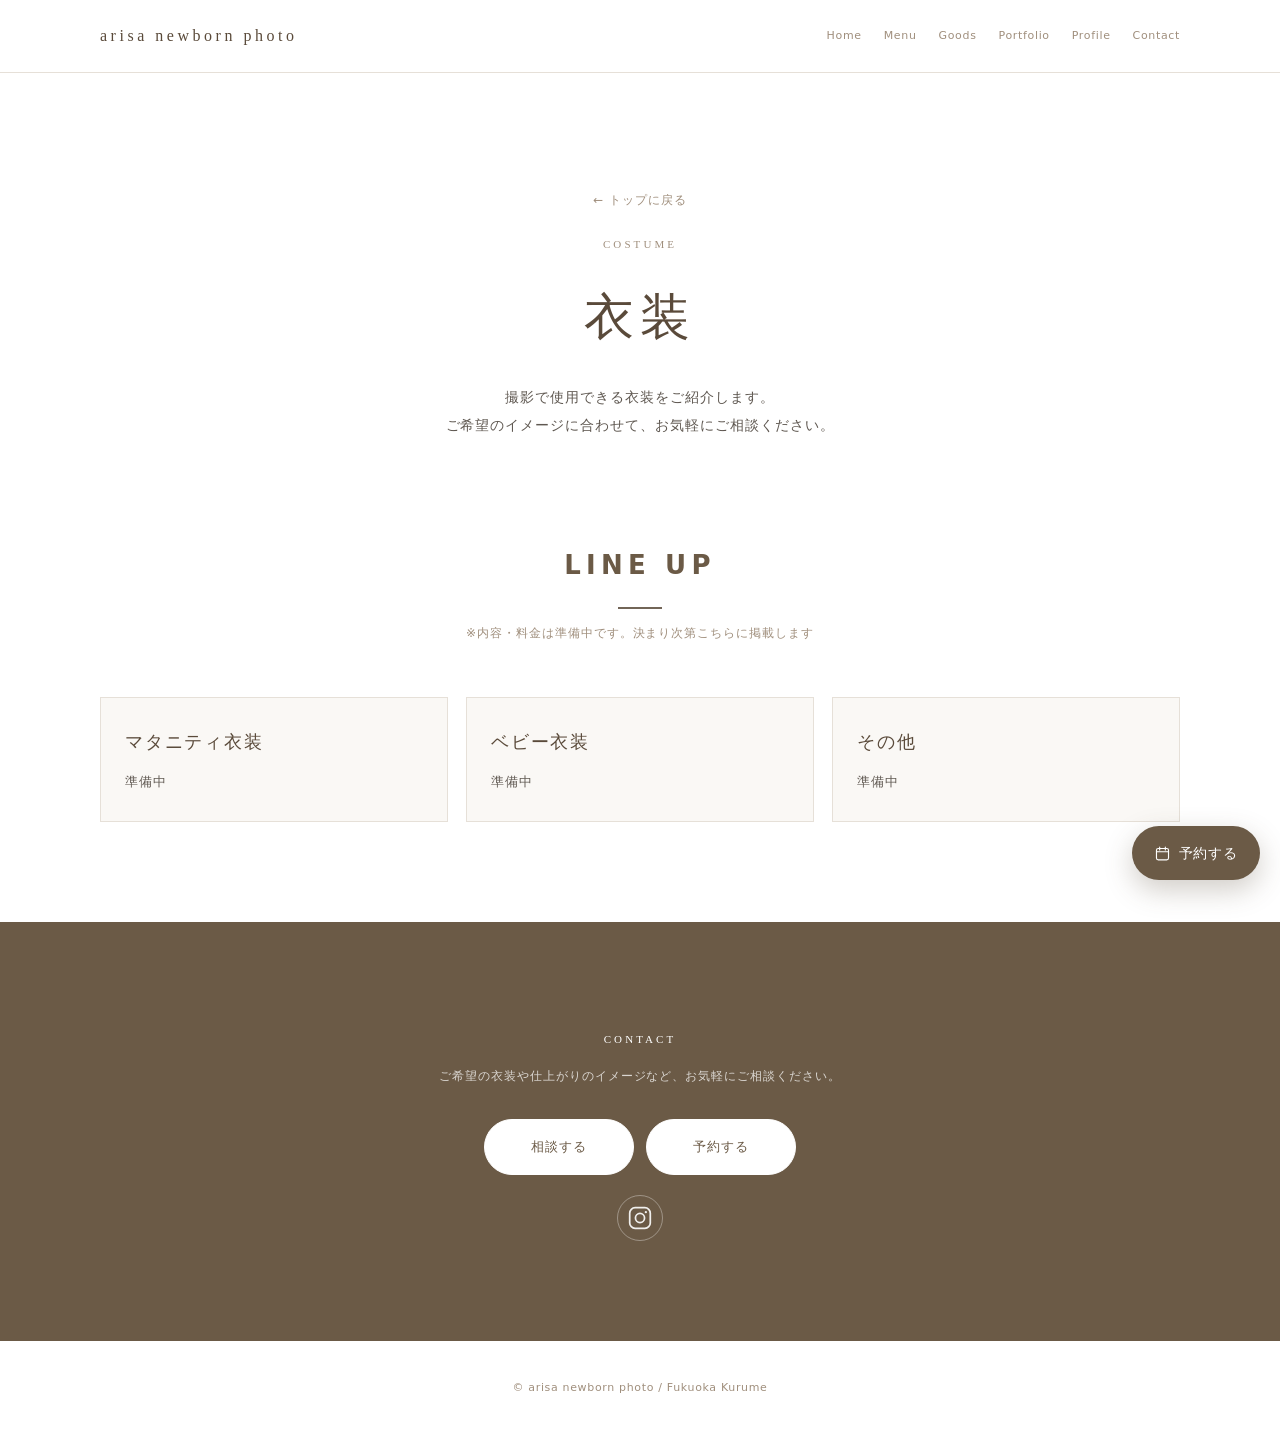
<file: costume.html>
<!doctype html>
<html lang="ja">
<head>
  <meta charset="utf-8" />
  <meta name="viewport" content="width=device-width, initial-scale=1" />
  <title>衣装｜arisa newborn photo</title>
  <link rel="stylesheet" href="style.css?v=95" />
</head>
<body>
  <header class="nav"><div class="container nav-inner"><div class="brand"><a href="index.html">arisa newborn photo</a></div><input id="nav-toggle" class="nav-checkbox" type="checkbox" /><label class="nav-toggle" for="nav-toggle" aria-label="メニューを開閉"><span></span><span></span><span></span></label><nav class="nav-links"><a href="index.html">Home</a><a href="index.html#service">Menu</a><a href="photogoods.html">Goods</a><a href="portfolio.html">Portfolio</a><a href="profile.html">Profile</a><a href="index.html#contact">Contact</a></nav></div></header>
  <main>
    <div class="page-head container"><a class="backlink" href="index.html">トップに戻る</a><div style="margin-top:18px"><span class="eyebrow">Costume</span><h1>衣装</h1><p>撮影で使用できる衣装をご紹介します。<br>ご希望のイメージに合わせて、お気軽にご相談ください。</p></div></div>

    <!-- ▼ 土台のみ作成しています。衣装写真・種類・料金が決まりましたら追記します -->
    <section><div class="container"><div class="section-title"><span class="eyebrow">Line up</span><h2>衣装ラインナップ</h2><p class="note">※内容・料金は準備中です。決まり次第こちらに掲載します</p></div><div class="intro-grid">
      <div class="intro-card"><h3>マタニティ衣装</h3><p>準備中</p></div>
      <div class="intro-card"><h3>ベビー衣装</h3><p>準備中</p></div>
      <div class="intro-card"><h3>その他</h3><p>準備中</p></div>
    </div></div></section>

    <section id="contact" class="cta"><div class="narrow"><span class="eyebrow">Contact</span><p>ご希望の衣装や仕上がりのイメージなど、お気軽にご相談ください。</p><div class="btns" style="justify-content:center"><a class="btn line" href="https://lin.ee/nrPaFDa" target="_blank" rel="noreferrer">相談する</a><a class="btn js-book" href="#booking">予約する</a></div><a class="ig-link" href="https://www.instagram.com/arisa_newbornphoto/" target="_blank" rel="noreferrer" aria-label="Instagramを見る"><svg viewBox="0 0 24 24" width="26" height="26" fill="none" stroke="currentColor" stroke-width="1.6" stroke-linecap="round" stroke-linejoin="round"><rect x="2.5" y="2.5" width="19" height="19" rx="5"/><circle cx="12" cy="12" r="4.2"/><circle cx="17.4" cy="6.6" r="1.05" fill="currentColor" stroke="none"/></svg></a></div></section>
  </main>
  <footer class="footer">© arisa newborn photo / Fukuoka Kurume</footer>
  <a class="fab js-book" href="#booking" target="_blank" rel="noreferrer" aria-label="予約する"><svg viewBox="0 0 24 24" width="17" height="17" fill="none" stroke="currentColor" stroke-width="1.6" stroke-linecap="round" stroke-linejoin="round"><rect x="3.5" y="5" width="17" height="16" rx="2.5"/><path d="M3.5 9.5h17M8 3v4M16 3v4"/></svg><span>予約する</span></a>
  <script src="booking.js?v=7" defer></script>
</body>
</html>
</file>
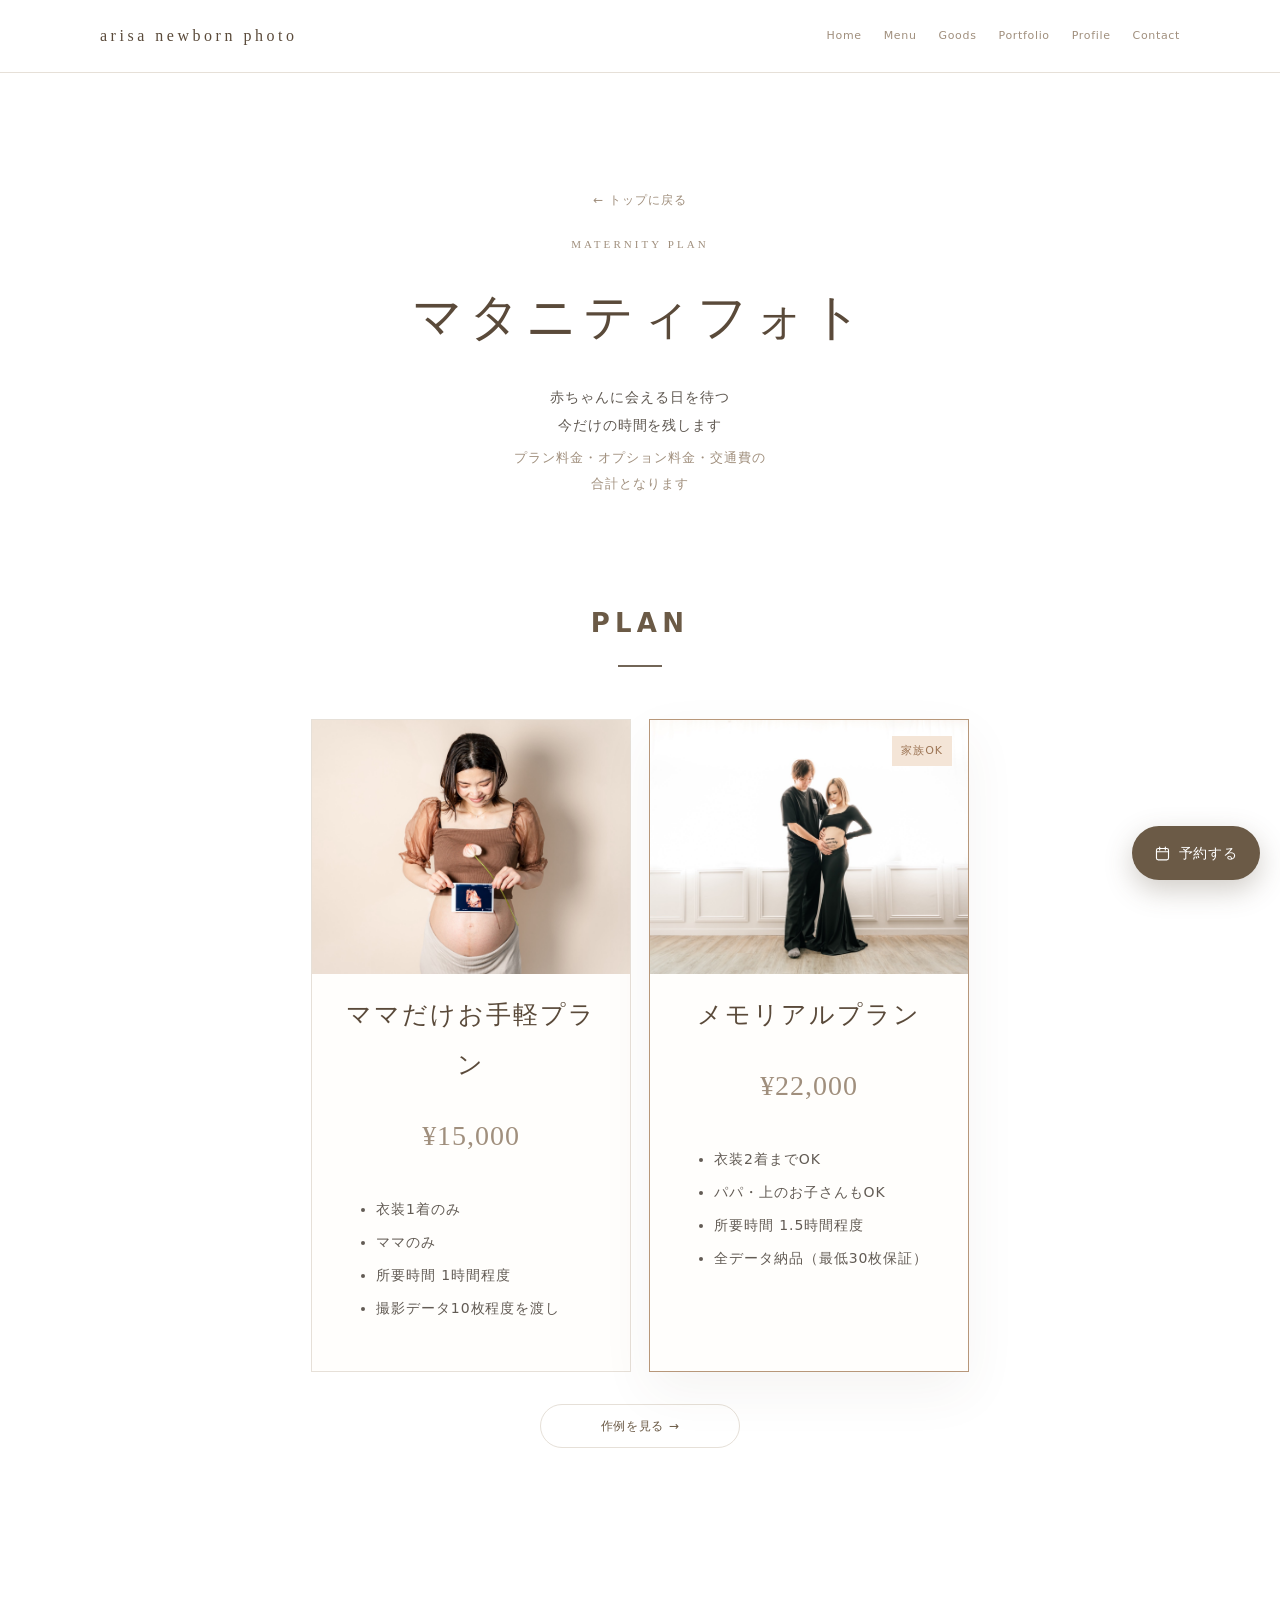
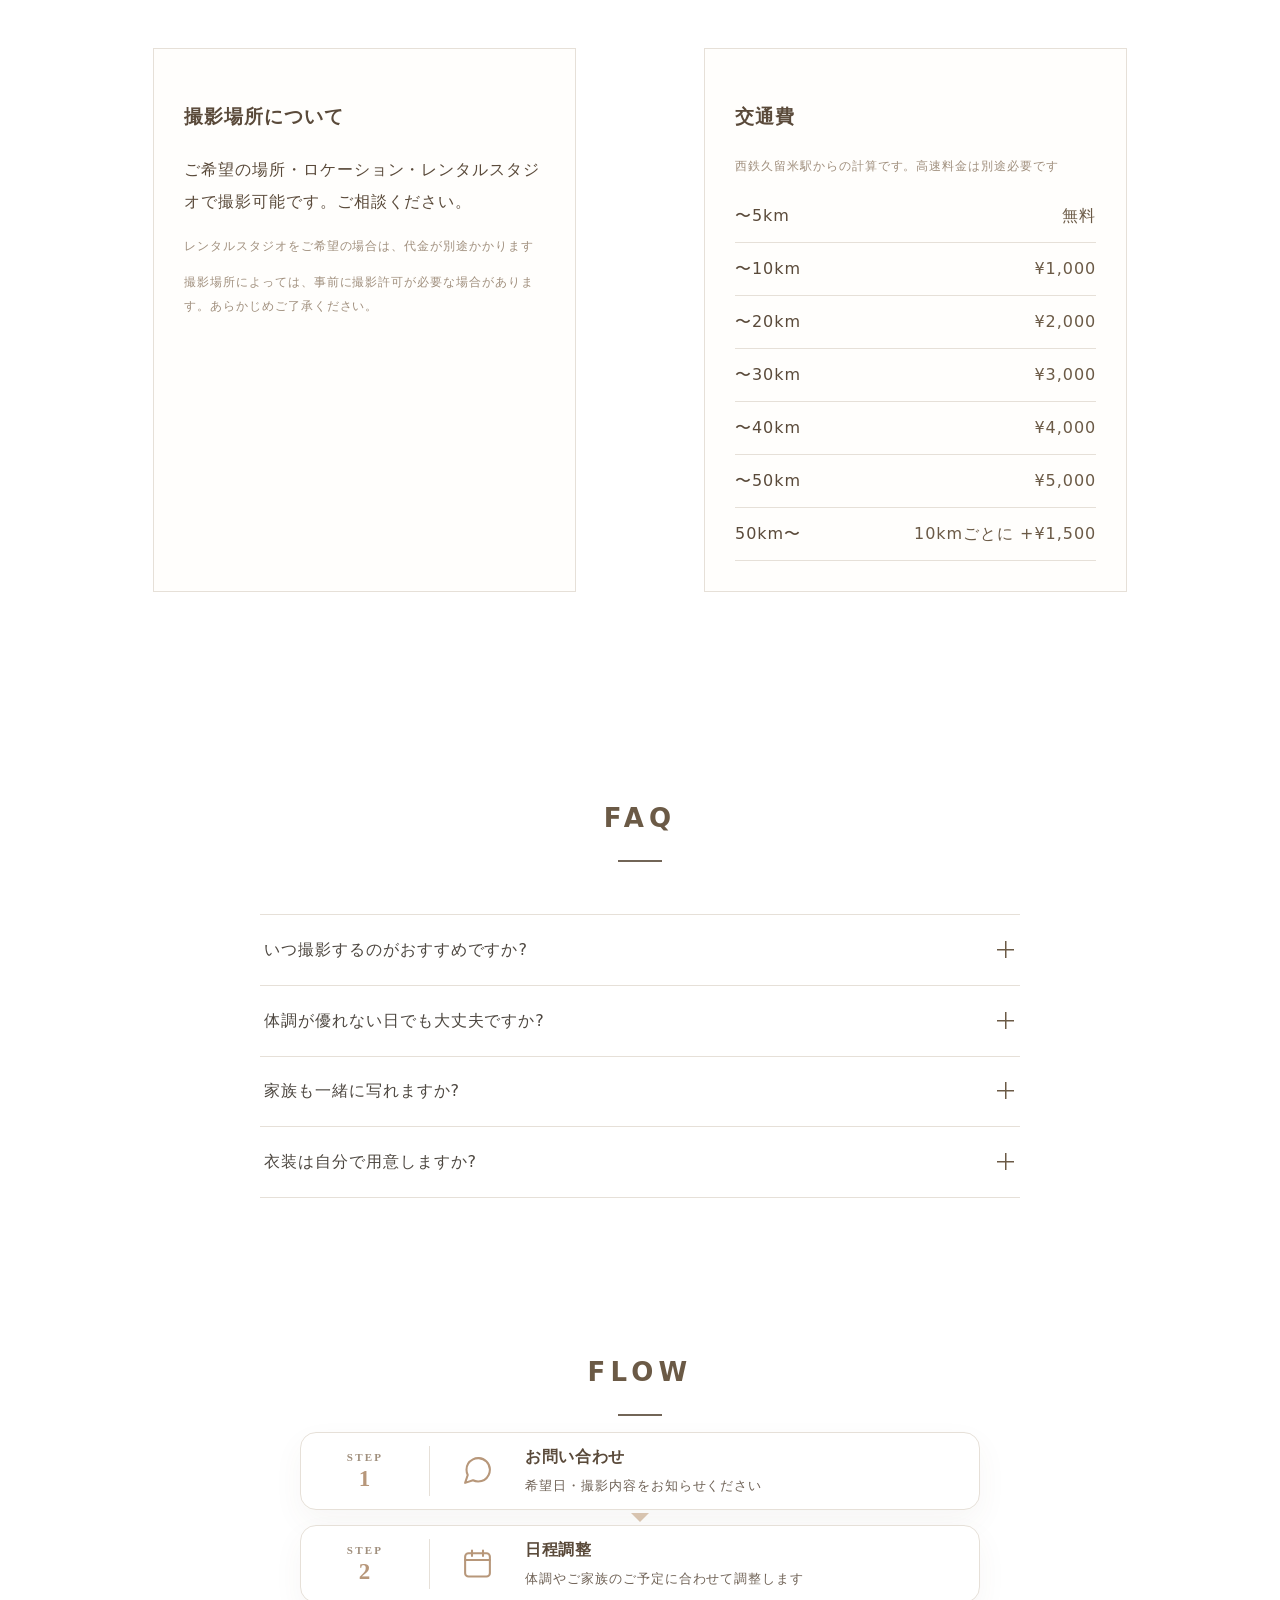
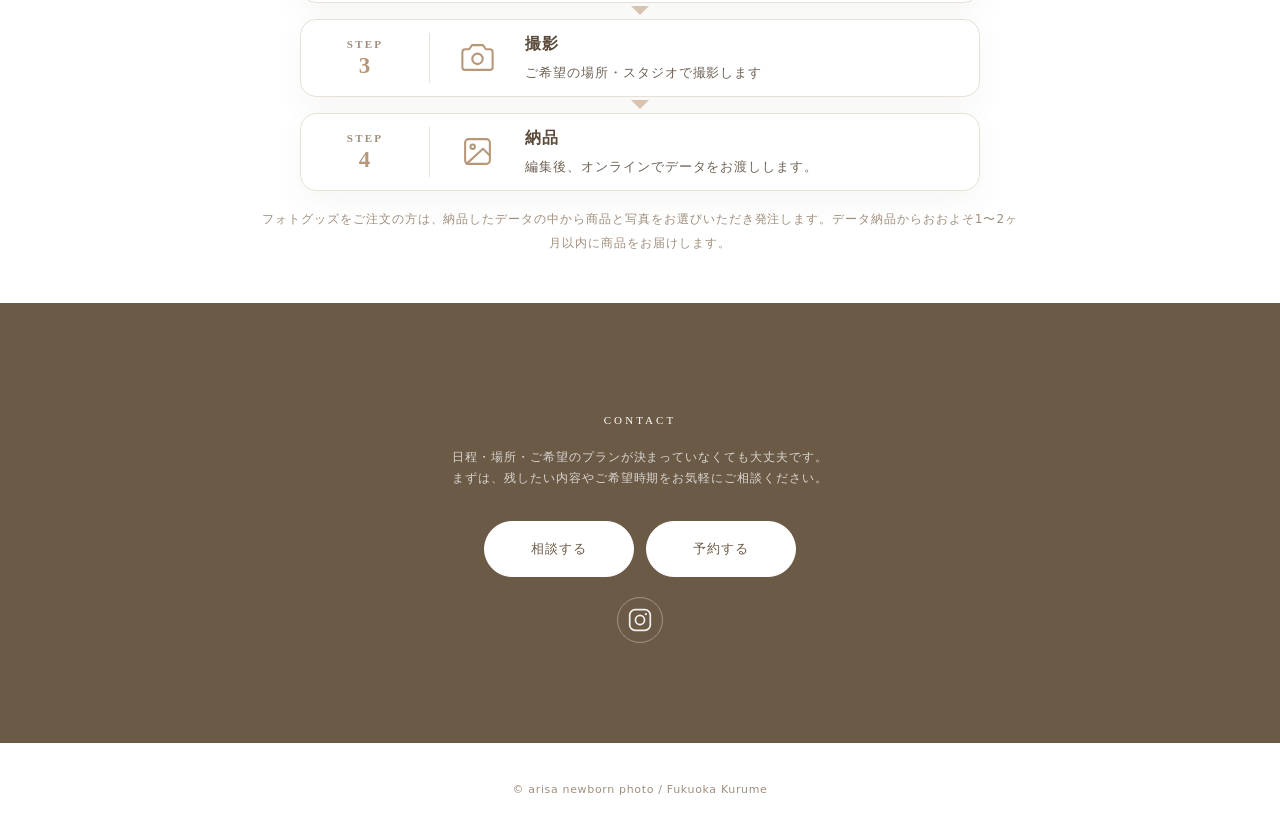
<file: maternity.html>
<!doctype html>
<html lang="ja">
<head>
  <meta charset="utf-8" />
  <meta name="viewport" content="width=device-width, initial-scale=1" />
  <title>マタニティフォト｜arisa newborn photo</title>
  <link rel="stylesheet" href="style.css?v=117" />
</head>
<body>
  <header class="nav"><div class="container nav-inner"><div class="brand"><a href="index.html">arisa newborn photo</a></div><input id="nav-toggle" class="nav-checkbox" type="checkbox" /><label class="nav-toggle" for="nav-toggle" aria-label="メニューを開閉"><span></span><span></span><span></span></label><nav class="nav-links"><a href="index.html">Home</a><a href="index.html#service">Menu</a><a href="photogoods.html">Goods</a><a href="portfolio.html">Portfolio</a><a href="profile.html">Profile</a><a href="index.html#contact">Contact</a></nav></div></header>
  <main>
    <div class="page-head container"><a class="backlink" href="index.html">トップに戻る</a><div style="margin-top:18px"><span class="eyebrow">Maternity plan</span><h1>マタニティフォト</h1><p style="text-align:center">赤ちゃんに会える日を待つ<br>今だけの時間を残します<br><span class="fee-note">プラン料金・オプション料金・交通費の<br>合計となります</span></p></div></div>

    <section><div class="container"><div class="section-title"><span class="eyebrow">Plan</span><h2>プラン料金</h2></div><div class="plans plans-2">
      <div class="plan"><img class="plan-img" src="写真フォルダ/photo/マタニティ1.jpg" alt="ママだけお手軽プラン撮影例"><h3>ママだけお手軽プラン</h3><p class="price">¥15,000</p><ul><li>衣装1着のみ</li><li>ママのみ</li><li>所要時間 1時間程度</li><li>撮影データ10枚程度を渡し</li></ul></div>
      <div class="plan recommend"><span class="badge">家族OK</span><img class="plan-img" src="写真フォルダ/photo/マタニティ2.jpg" alt="メモリアルプラン撮影例"><h3>メモリアルプラン</h3><p class="price">¥22,000</p><ul><li>衣装2着までOK</li><li>パパ・上のお子さんもOK</li><li>所要時間 1.5時間程度</li><li>全データ納品（最低30枚保証）</li></ul></div>
    </div><a class="plan-sample" href="portfolio.html?genre=マタニティ">作例を見る</a></div></section>

    <section class="info-compact"><div class="container info"><div class="info-card"><h3>撮影場所について</h3><p>ご希望の場所・ロケーション・レンタルスタジオで撮影可能です。ご相談ください。</p><p class="note">レンタルスタジオをご希望の場合は、代金が別途かかります</p><p class="note">撮影場所によっては、事前に撮影許可が必要な場合があります。あらかじめご了承ください。</p></div><div class="info-card"><h3>交通費</h3><p class="note">西鉄久留米駅からの計算です。高速料金は別途必要です</p><table><tr><td>〜5km</td><td>無料</td></tr><tr><td>〜10km</td><td>¥1,000</td></tr><tr><td>〜20km</td><td>¥2,000</td></tr><tr><td>〜30km</td><td>¥3,000</td></tr><tr><td>〜40km</td><td>¥4,000</td></tr><tr><td>〜50km</td><td>¥5,000</td></tr><tr><td>50km〜</td><td>10kmごとに +¥1,500</td></tr></table></div></div></section>

    <section><div class="narrow"><div class="section-title"><span class="eyebrow">FAQ</span><h2>よくある質問</h2></div><div class="faq">
      <details><summary>いつ撮影するのがおすすめですか?</summary><p>お腹のふくらみが分かりやすくなる妊娠7〜9ヶ月頃がおすすめです。体調を見ながら日程を調整します。</p></details>
      <details><summary>体調が優れない日でも大丈夫ですか?</summary><p>ママの体調を最優先に進めます。当日の変更もご相談いただけますので、無理のない範囲でお願いします。</p></details>
      <details><summary>家族も一緒に写れますか?</summary><p>メモリアルプランでは、パパや上のお子さんもご一緒に撮影できます。</p></details>
      <details><summary>衣装は自分で用意しますか?</summary><p>お持ちの衣装で撮影できます。ご希望のイメージがあれば、お気軽にご相談ください。</p></details>
    </div></div></section>

    <section><div class="container"><div class="section-title"><span class="eyebrow">Flow</span><h2>撮影までの流れ</h2></div><div class="flow"><div class="step"><div class="step-number">1</div><div class="step-icon"><svg viewBox="0 0 24 24" fill="none" stroke="currentColor" stroke-width="1.5" stroke-linecap="round" stroke-linejoin="round"><path d="M21 11.5a8.38 8.38 0 0 1-.9 3.8 8.5 8.5 0 0 1-7.6 4.7 8.38 8.38 0 0 1-3.8-.9L3 21l1.9-5.7a8.38 8.38 0 0 1-.9-3.8 8.5 8.5 0 0 1 4.7-7.6 8.38 8.38 0 0 1 3.8-.9h.5a8.48 8.48 0 0 1 8 8z"/></svg></div><div class="step-body"><h3>お問い合わせ</h3><p>希望日・撮影内容をお知らせください</p></div></div><div class="step"><div class="step-number">2</div><div class="step-icon"><svg viewBox="0 0 24 24" fill="none" stroke="currentColor" stroke-width="1.5" stroke-linecap="round" stroke-linejoin="round"><rect x="3" y="4.5" width="18" height="17" rx="2.5"/><path d="M3 9.5h18M8 2.5v4M16 2.5v4"/></svg></div><div class="step-body"><h3>日程調整</h3><p>体調やご家族のご予定に合わせて調整します</p></div></div><div class="step"><div class="step-number">3</div><div class="step-icon"><svg viewBox="0 0 24 24" fill="none" stroke="currentColor" stroke-width="1.5" stroke-linecap="round" stroke-linejoin="round"><path d="M23 19a2 2 0 0 1-2 2H3a2 2 0 0 1-2-2V8a2 2 0 0 1 2-2h3l2-3h8l2 3h3a2 2 0 0 1 2 2z"/><circle cx="12" cy="13" r="3.8"/></svg></div><div class="step-body"><h3>撮影</h3><p>ご希望の場所・スタジオで撮影します</p></div></div><div class="step"><div class="step-number">4</div><div class="step-icon"><svg viewBox="0 0 24 24" fill="none" stroke="currentColor" stroke-width="1.5" stroke-linecap="round" stroke-linejoin="round"><rect x="3" y="3" width="18" height="18" rx="2.5"/><circle cx="8.5" cy="8.5" r="1.6"/><path d="M21 15l-5-5L4 21"/></svg></div><div class="step-body"><h3>納品</h3><p>編集後、オンラインでデータをお渡しします。</p></div></div></div><p class="note" style="text-align:center;max-width:760px;margin:24px auto 0">フォトグッズをご注文の方は、納品したデータの中から商品と写真をお選びいただき発注します。データ納品からおおよそ1〜2ヶ月以内に商品をお届けします。</p></div></section>

    <section id="contact" class="cta"><div class="narrow"><span class="eyebrow">Contact</span><p><span class="wbr">日程・場所・ご希望のプランが</span><span class="wbr">決まっていなくても大丈夫です。</span><br><span class="wbr">まずは、残したい内容やご希望時期を</span><span class="wbr">お気軽にご相談ください。</span></p><div class="btns" style="justify-content:center"><a class="btn line" href="https://lin.ee/nrPaFDa" target="_blank" rel="noreferrer">相談する</a><a class="btn js-book" href="#booking">予約する</a></div><a class="ig-link" href="https://www.instagram.com/arisa_newbornphoto/" target="_blank" rel="noreferrer" aria-label="Instagramを見る"><svg viewBox="0 0 24 24" width="26" height="26" fill="none" stroke="currentColor" stroke-width="1.6" stroke-linecap="round" stroke-linejoin="round"><rect x="2.5" y="2.5" width="19" height="19" rx="5"/><circle cx="12" cy="12" r="4.2"/><circle cx="17.4" cy="6.6" r="1.05" fill="currentColor" stroke="none"/></svg></a></div></section>
  </main>
  <footer class="footer">© arisa newborn photo / Fukuoka Kurume</footer>
  <a class="fab js-book" href="#booking" target="_blank" rel="noreferrer" aria-label="予約する"><svg viewBox="0 0 24 24" width="17" height="17" fill="none" stroke="currentColor" stroke-width="1.6" stroke-linecap="round" stroke-linejoin="round"><rect x="3.5" y="5" width="17" height="16" rx="2.5"/><path d="M3.5 9.5h17M8 3v4M16 3v4"/></svg><span>予約する</span></a>
  <script src="booking.js?v=8" defer></script>
</body>
</html>
</file>
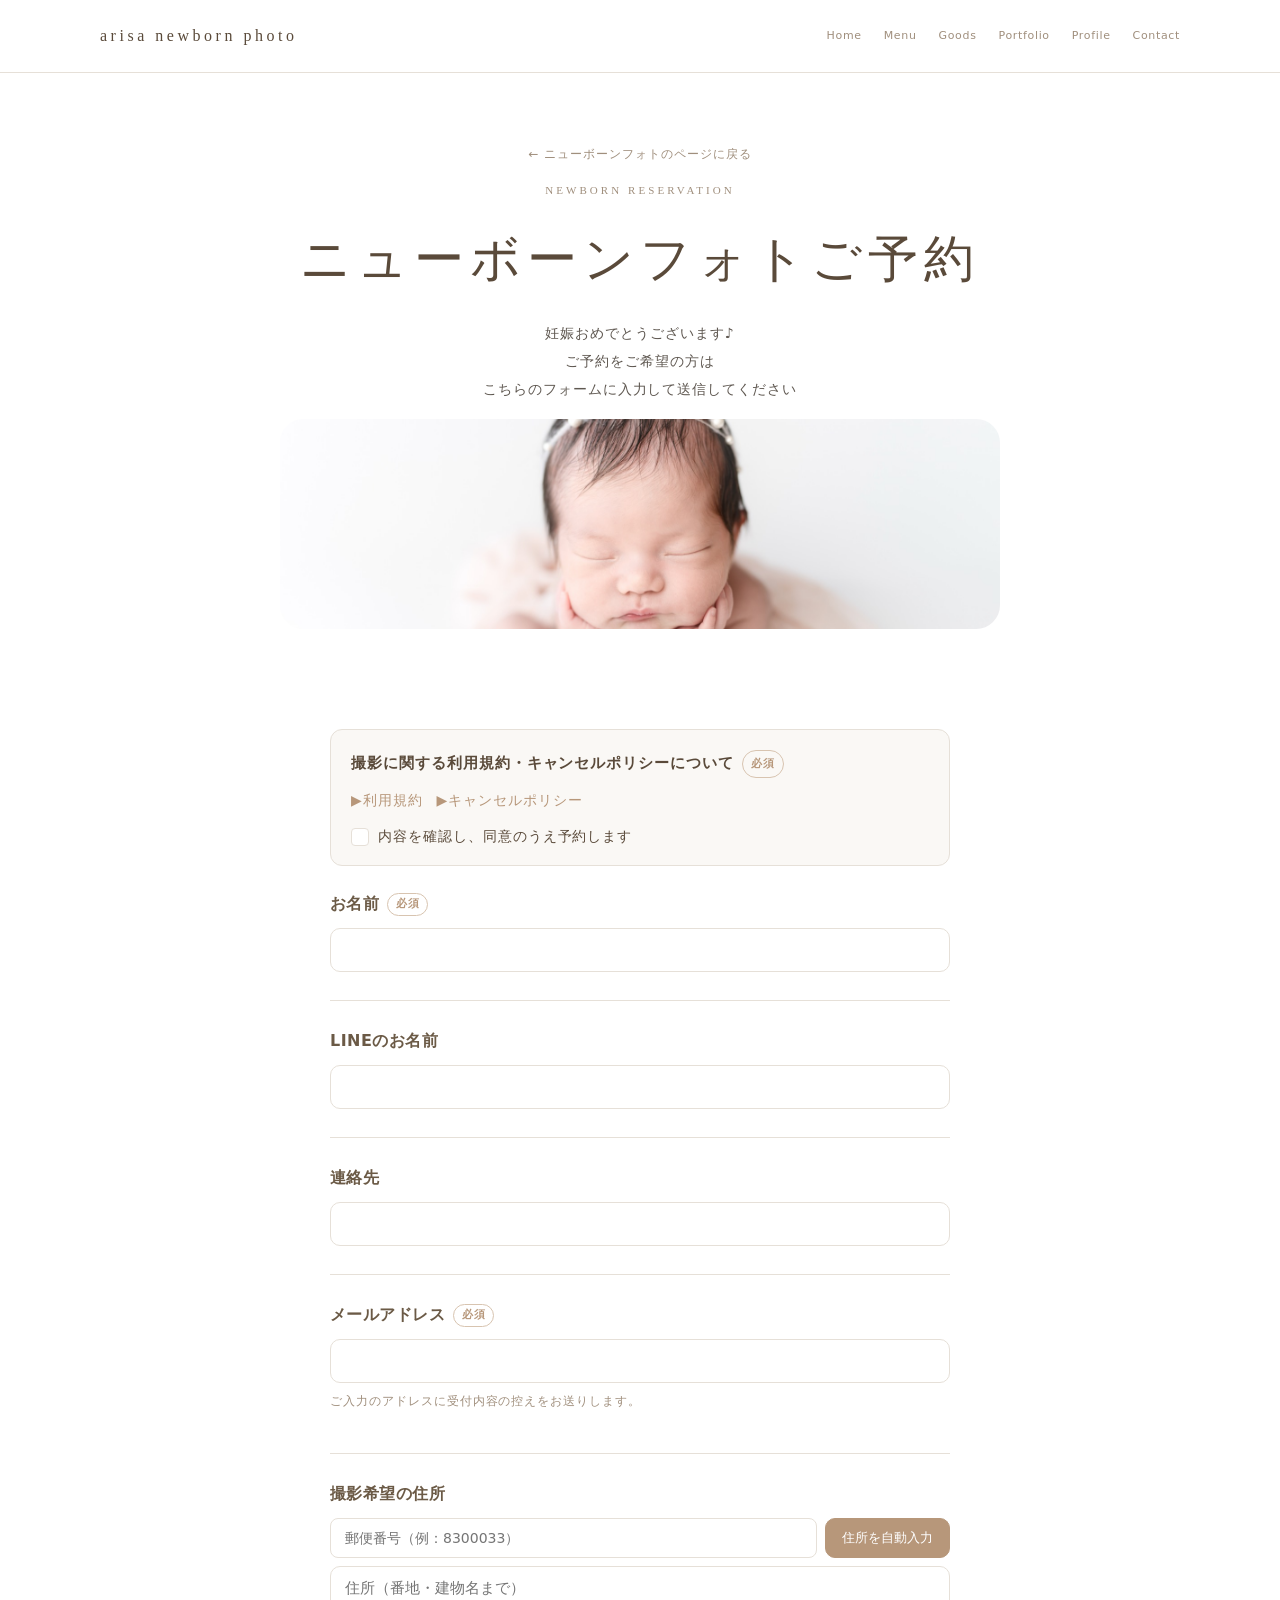
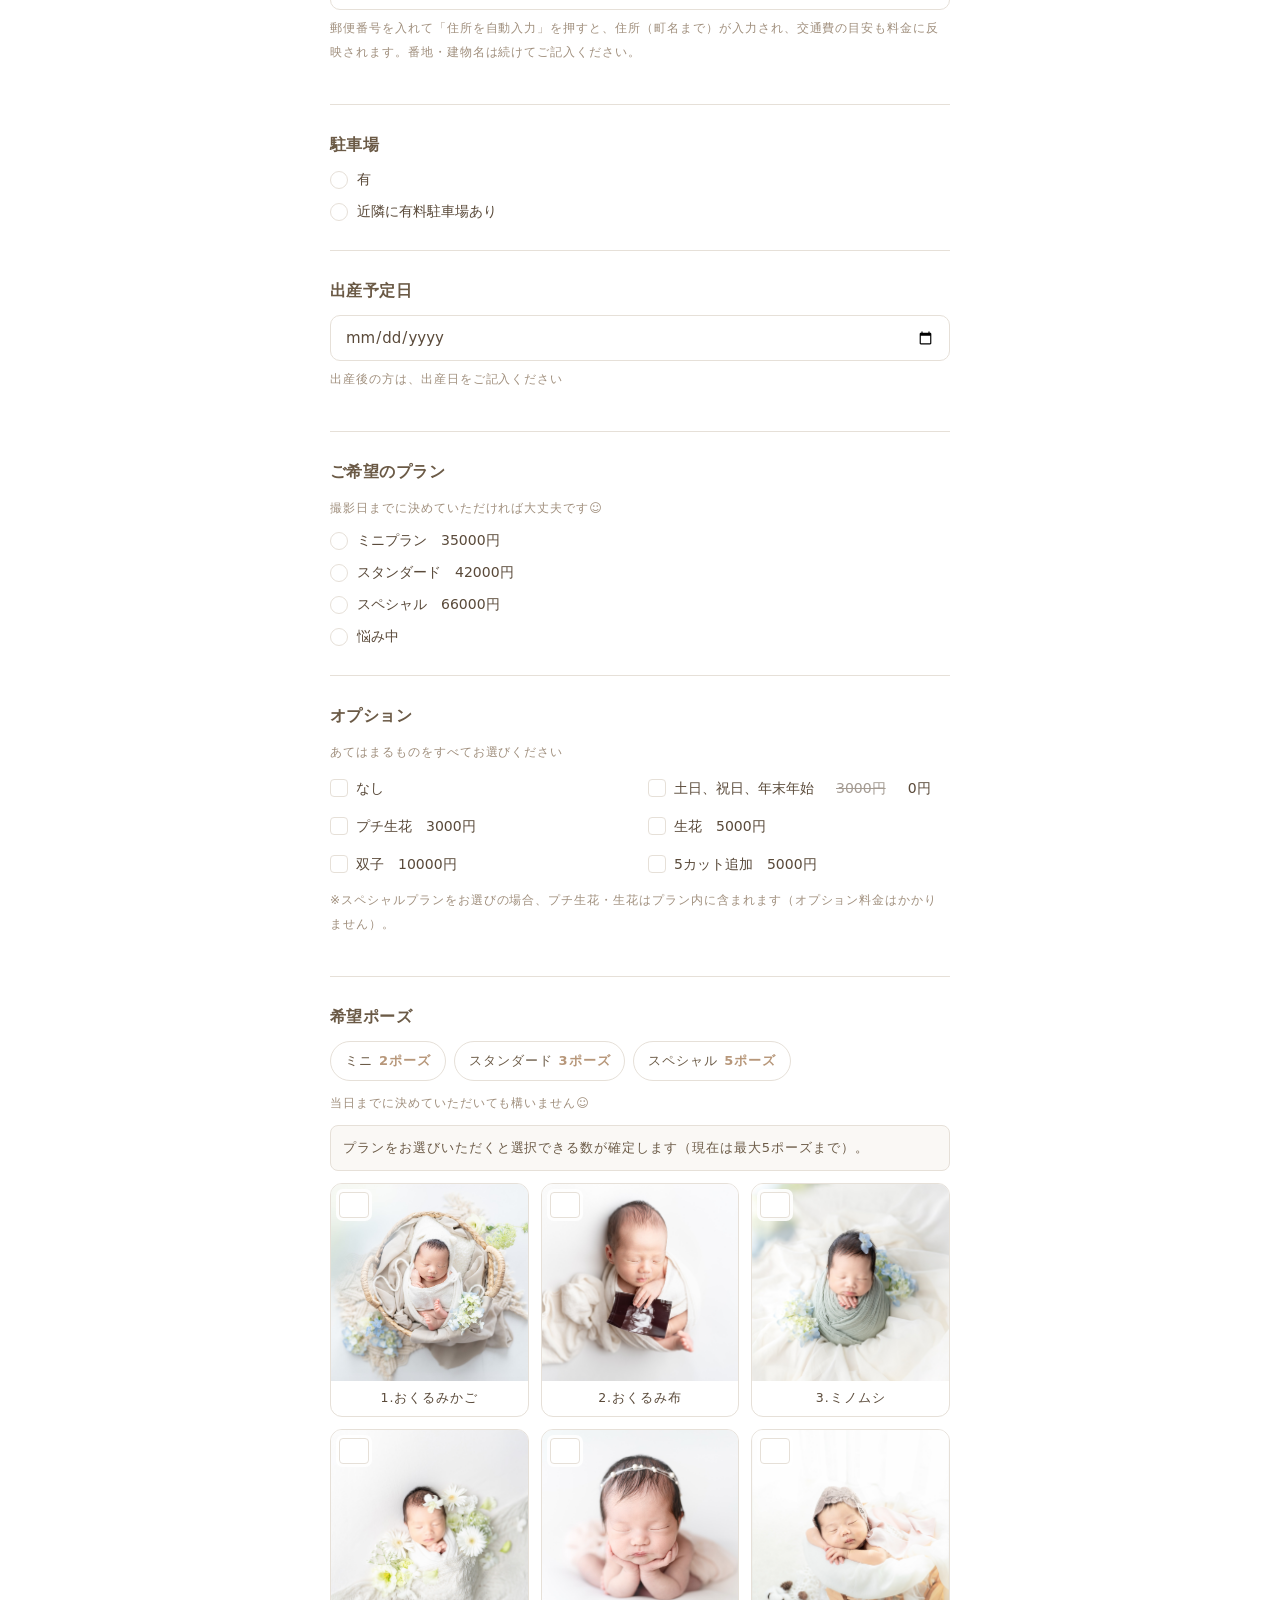
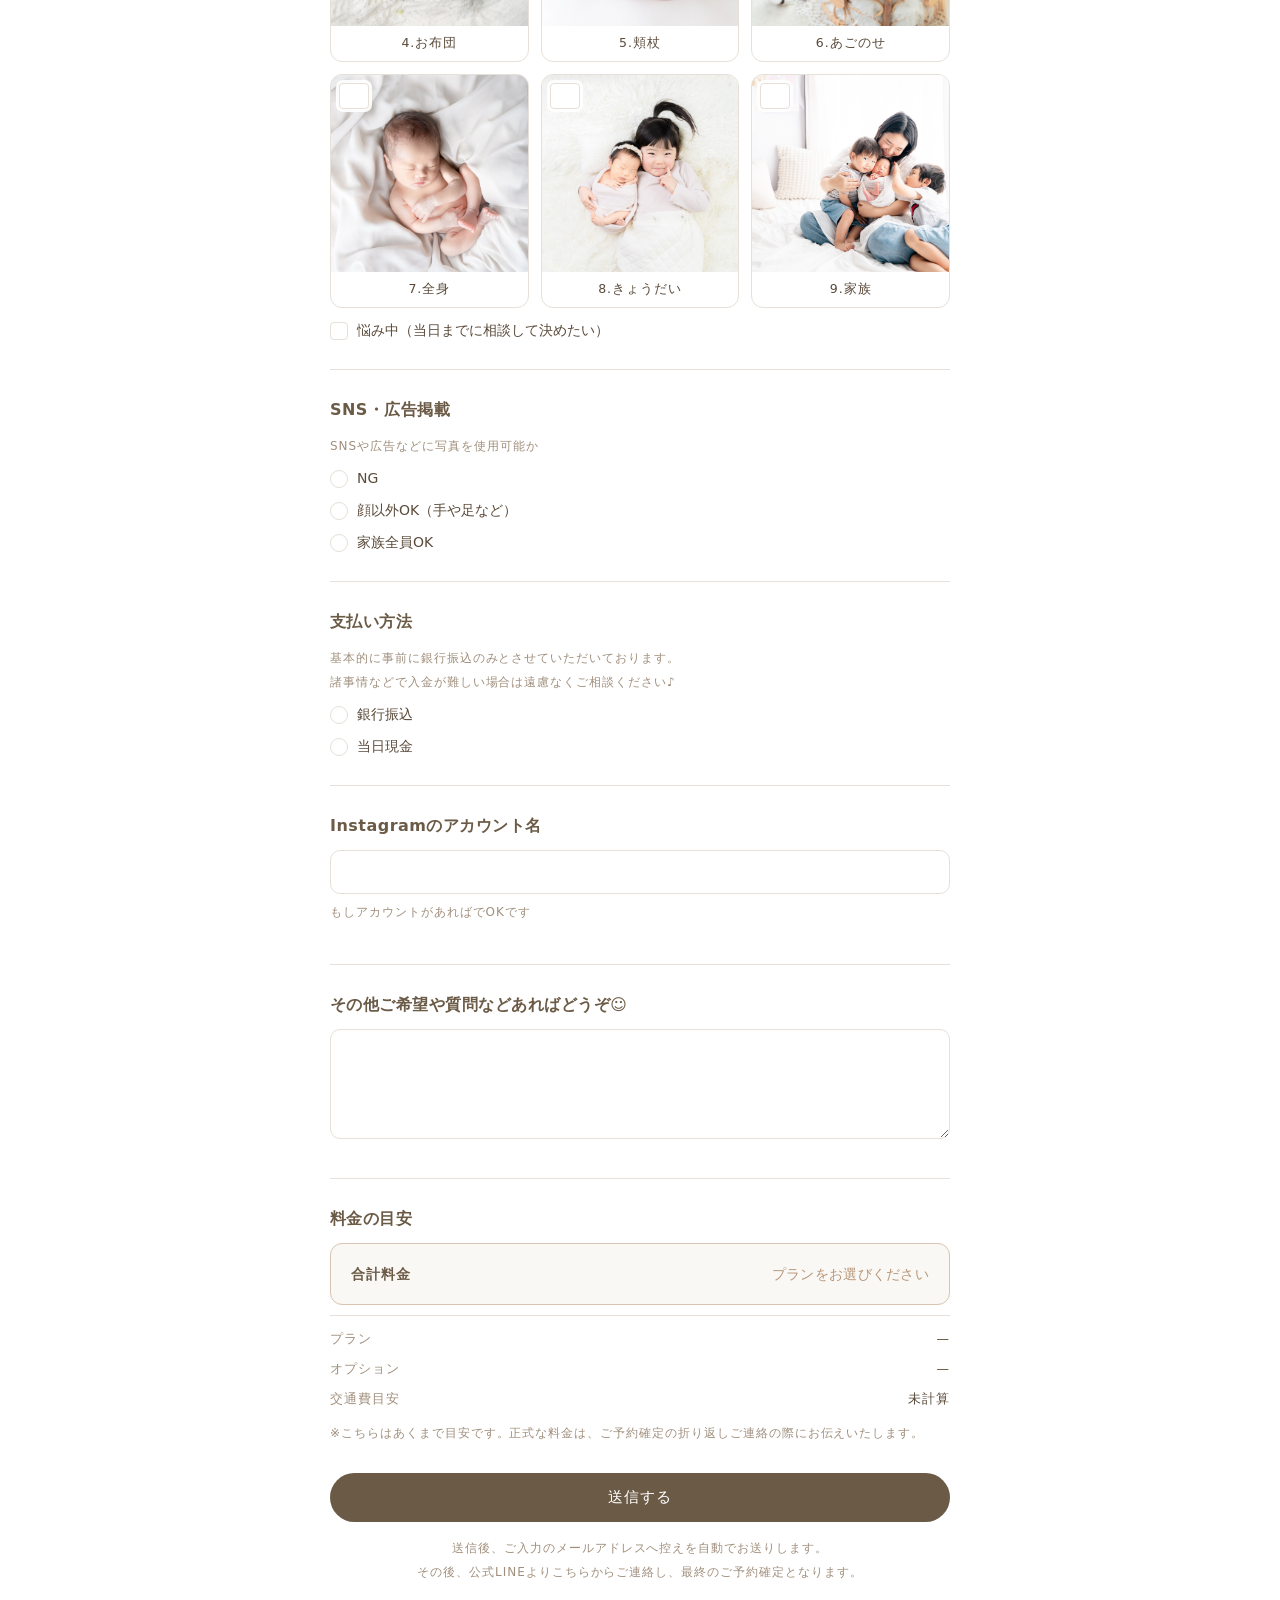
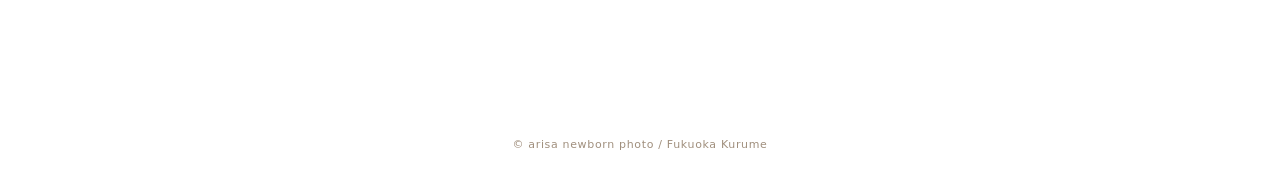
<file: newborn-booking.html>
<!doctype html>
<html lang="ja">
<head>
  <meta charset="utf-8" />
  <meta name="viewport" content="width=device-width, initial-scale=1" />
  <title>ニューボーンフォト ご予約｜arisa newborn photo</title>
  <link rel="stylesheet" href="style.css?v=116" />
  <style>.br-sp{display:none}@media(max-width:560px){.br-sp{display:inline}.done-msg{font-size:14px;letter-spacing:.02em}}</style>
</head>
<body>
  <header class="nav"><div class="container nav-inner"><div class="brand"><a href="index.html">arisa newborn photo</a></div><input id="nav-toggle" class="nav-checkbox" type="checkbox" /><label class="nav-toggle" for="nav-toggle" aria-label="メニューを開閉"><span></span><span></span><span></span></label><nav class="nav-links"><a href="index.html">Home</a><a href="index.html#service">Menu</a><a href="photogoods.html">Goods</a><a href="portfolio.html">Portfolio</a><a href="profile.html">Profile</a><a href="index.html#contact">Contact</a></nav></div></header>
  <main>
    <div class="page-head container compact"><a class="backlink" href="newborn.html">ニューボーンフォトのページに戻る</a><div id="headBlock" style="margin-top:10px"><span class="eyebrow">Newborn reservation</span><h1>ニューボーンフォト<br class="br-sp">ご予約</h1><p id="formIntro" style="text-align:center">妊娠おめでとうございます♪<br>ご予約をご希望の方は<br>こちらのフォームに入力して送信してください</p><div class="page-head-image"><img src="写真フォルダ/photo/頬杖.jpg" alt="ニューボーンフォト" style="height:210px;object-fit:cover;object-position:center 40%"></div></div></div>

    <section><div class="container">
      <form id="bookForm" class="form-wrap" novalidate>

        <div class="form-agree">
          <h3>撮影に関する利用規約・キャンセルポリシーについて<span class="req">必須</span></h3>
          <div class="links">
            <a href="https://friendly-pudding-f16.notion.site/2e8e9930523b80b996f8cd3644432b42" target="_blank" rel="noreferrer">▶︎利用規約</a>
            <a href="https://friendly-pudding-f16.notion.site/2e8e9930523b802dabafe83411f1c668" target="_blank" rel="noreferrer">▶︎キャンセルポリシー</a>
          </div>
          <label><input type="checkbox" id="f-agree" name="agree" value="同意する" required>内容を確認し、同意のうえ予約します</label>
        </div>

        <div class="form-field">
          <label for="f-name">お名前<span class="req">必須</span></label>
          <input type="text" id="f-name" name="name" required autocomplete="name">
        </div>
        <div class="form-field">
          <label for="f-linename">LINEのお名前</label>
          <input type="text" id="f-linename" name="line_name">
        </div>
        <div class="form-field">
          <label for="f-contact">連絡先</label>
          <input type="tel" id="f-contact" name="contact" autocomplete="tel">
        </div>
        <div class="form-field">
          <label for="f-email">メールアドレス<span class="req">必須</span></label>
          <input type="email" id="f-email" name="email" required autocomplete="email">
          <p class="form-hint">ご入力のアドレスに受付内容の控えをお送りします。</p>
        </div>
        <div class="form-field">
          <label for="f-address">撮影希望の住所</label>
          <div class="zip-inline">
            <input type="text" id="f-zip" name="zip" inputmode="numeric" maxlength="8" autocomplete="postal-code" placeholder="郵便番号（例：8300033）">
            <button type="button" id="zipBtn">住所を自動入力</button>
          </div>
          <input type="text" id="f-address" name="address" placeholder="住所（番地・建物名まで）" style="margin-top:8px">
          <p class="form-hint">郵便番号を入れて「住所を自動入力」を押すと、住所（町名まで）が入力され、交通費の目安も料金に反映されます。番地・建物名は続けてご記入ください。</p>
          <p id="zipResult" class="form-hint" style="margin-top:6px"></p>
        </div>

        <div class="form-field">
          <label>駐車場</label>
          <div class="choice-list">
            <label><input type="radio" name="parking" value="有">有</label>
            <label><input type="radio" name="parking" value="近隣に有料駐車場あり">近隣に有料駐車場あり</label>
          </div>
        </div>

        <div class="form-field">
          <label for="f-due">出産予定日</label>
          <input type="date" id="f-due" name="due_date">
          <p class="form-hint">出産後の方は、出産日をご記入ください</p>
        </div>

        <div class="form-field">
          <label>ご希望のプラン</label>
          <p class="form-hint" style="margin-top:0;margin-bottom:10px">撮影日までに決めていただければ大丈夫です☺️</p>
          <div class="choice-list">
            <label><input type="radio" name="plan" value="ミニプラン 35000円">ミニプラン　35000円</label>
            <label><input type="radio" name="plan" value="スタンダード 42000円">スタンダード　42000円</label>
            <label><input type="radio" name="plan" value="スペシャル 66000円">スペシャル　66000円</label>
            <label><input type="radio" name="plan" value="悩み中">悩み中</label>
          </div>
        </div>

        <div class="form-field">
          <label>オプション</label>
          <p class="form-hint" style="margin-top:0;margin-bottom:10px">あてはまるものをすべてお選びください</p>
          <div class="choice-grid">
            <label><input type="checkbox" name="options" value="なし">なし</label>
            <label><input type="checkbox" name="options" value="土日、祝日、年末年始 0円（無料）">土日、祝日、年末年始　<s style="opacity:.55">3000円</s>　0円</label>
            <label><input type="checkbox" name="options" value="プチ生花 3000円">プチ生花　3000円</label>
            <label><input type="checkbox" name="options" value="生花 5000円">生花　5000円</label>
            <label><input type="checkbox" name="options" value="双子 10000円">双子　10000円</label>
            <label><input type="checkbox" name="options" value="5カット追加 5000円">5カット追加　5000円</label>
          </div>
          <p class="form-hint" style="margin-top:10px">※スペシャルプランをお選びの場合、プチ生花・生花はプラン内に含まれます（オプション料金はかかりません）。</p>
        </div>

        <div class="form-field">
          <label>希望ポーズ</label>
          <div class="pose-plan"><span>ミニ<b>2ポーズ</b></span><span>スタンダード<b>3ポーズ</b></span><span>スペシャル<b>5ポーズ</b></span></div>
          <p class="form-hint" style="margin-top:0;margin-bottom:10px">当日までに決めていただいても構いません☺️</p>
          <p class="pose-limit" id="poseLimit">まずはご希望のプランをお選びください（プランに応じて選べる数が変わります）</p>
          <div class="pose-select">
            <label class="pose-opt"><input type="checkbox" name="poses" value="1.おくるみかご"><img src="写真フォルダ/photo/カゴ1.jpg" alt="おくるみかご"><span>1.おくるみかご</span></label>
            <label class="pose-opt"><input type="checkbox" name="poses" value="2.おくるみ布"><img src="写真フォルダ/photo/おくるみ布.jpg" alt="おくるみ布"><span>2.おくるみ布</span></label>
            <label class="pose-opt"><input type="checkbox" name="poses" value="3.ミノムシ"><img src="写真フォルダ/photo/ミノムシ1.jpg" alt="ミノムシ"><span>3.ミノムシ</span></label>
            <label class="pose-opt"><input type="checkbox" name="poses" value="4.お布団"><img src="写真フォルダ/photo/お布団1.jpg" alt="お布団"><span>4.お布団</span></label>
            <label class="pose-opt"><input type="checkbox" name="poses" value="5.頬杖"><img src="写真フォルダ/photo/頬杖.jpg" alt="頬杖"><span>5.頬杖</span></label>
            <label class="pose-opt"><input type="checkbox" name="poses" value="6.あごのせ"><img src="写真フォルダ/photo/チンオン.jpg" alt="あごのせ"><span>6.あごのせ</span></label>
            <label class="pose-opt"><input type="checkbox" name="poses" value="7.全身"><img src="写真フォルダ/photo/はだかんぼ.jpg" alt="全身"><span>7.全身</span></label>
            <label class="pose-opt"><input type="checkbox" name="poses" value="8.きょうだい"><img src="写真フォルダ/photo/兄弟1.jpg" alt="きょうだい"><span>8.きょうだい</span></label>
            <label class="pose-opt"><input type="checkbox" name="poses" value="9.家族"><img src="写真フォルダ/photo/家族.jpg" alt="家族"><span>9.家族</span></label>
          </div>
          <div class="choice-list" style="margin-top:12px">
            <label><input type="checkbox" name="poses" value="悩み中">悩み中（当日までに相談して決めたい）</label>
          </div>
        </div>

        <div class="form-field">
          <label>SNS・広告掲載</label>
          <p class="form-hint" style="margin-top:0;margin-bottom:10px">SNSや広告などに写真を使用可能か</p>
          <div class="choice-list">
            <label><input type="radio" name="sns" value="NG">NG</label>
            <label><input type="radio" name="sns" value="顔以外OK（手や足など）">顔以外OK（手や足など）</label>
            <label><input type="radio" name="sns" value="家族全員OK">家族全員OK</label>
          </div>
        </div>

        <div class="form-field">
          <label>支払い方法</label>
          <p class="form-hint" style="margin-top:0;margin-bottom:10px">基本的に事前に銀行振込のみとさせていただいております。<br>諸事情などで入金が難しい場合は遠慮なくご相談ください♪</p>
          <div class="choice-list">
            <label><input type="radio" name="payment" value="銀行振込">銀行振込</label>
            <label><input type="radio" name="payment" value="当日現金">当日現金</label>
          </div>
        </div>

        <div class="form-field">
          <label for="f-insta">Instagramのアカウント名</label>
          <input type="text" id="f-insta" name="instagram">
          <p class="form-hint">もしアカウントがあればでOKです</p>
        </div>

        <div class="form-field">
          <label for="f-notes">その他ご希望や質問などあればどうぞ☺️</label>
          <textarea id="f-notes" name="notes"></textarea>
        </div>

        <div class="form-field">
          <label>料金の目安</label>
          <div class="form-total"><span>合計料金</span><strong id="estTotal" class="is-msg">プランをお選びください</strong></div>
          <div class="est-breakdown">
            <div><span>プラン</span><span id="estPlan">—</span></div>
            <div><span>オプション</span><span id="estOptions">—</span></div>
            <div><span>交通費目安</span><span id="estTravel">未計算</span></div>
          </div>
          <p class="form-hint" style="margin-top:10px">※こちらはあくまで目安です。正式な料金は、ご予約確定の折り返しご連絡の際にお伝えいたします。</p>
        </div>

        <button type="submit" id="submitBtn" class="form-submit">送信する</button>
        <p class="form-hint" style="text-align:center;margin-top:14px">送信後、ご入力のメールアドレスへ控えを自動でお送りします。<br>その後、公式LINEよりこちらからご連絡し、最終のご予約確定となります。</p>
        <p id="formError" class="form-error"></p>
      </form>

      <div id="formDone" class="form-done" hidden>
        <span class="eyebrow">Thank you</span>
        <h2>ご予約リクエストを受け付けました</h2>
        <p class="done-msg">ご入力のメールアドレスに、<br>受付内容の控えをお送りしました。<br>このあと、いただいた内容をもとに<br><b>公式LINEよりこちらからご連絡</b>いたします。<br>そのご連絡をもって<br><b>最終のご予約確定</b>となります。</p>
        <p style="margin-top:22px"><a class="service-link" href="index.html">トップページに戻る</a></p>
      </div>
    </div></section>
  </main>
  <footer class="footer">© arisa newborn photo / Fukuoka Kurume</footer>
  <script>
  (function () {
    /* ▼ MakeのWebhook URLをここに貼り付けてください（例: https://hook.eu2.make.com/xxxxxxxx） */
    var WEBHOOK_URL = "https://script.google.com/macros/s/AKfycbwyTGqFWYDZLqw2m48hkjLvagRh1kB7Pk2BoDJzQa9OkiJ6UAC_roNF7JlDokYa-M5xpw/exec";

    var form = document.getElementById("bookForm");
    var doneEl = document.getElementById("formDone");
    var errEl = document.getElementById("formError");
    var btn = document.getElementById("submitBtn");

    /* プランに応じてポーズの選択上限を制御 */
    var poseBoxes = form.querySelectorAll('input[name="poses"]');
    var poseLimitEl = document.getElementById("poseLimit");

    function planLabel() {
      var p = form.querySelector('input[name="plan"]:checked');
      return p ? p.value : "";
    }
    function poseMax() {
      var p = planLabel();
      if (p.indexOf("ミニ") > -1) return 2;
      if (p.indexOf("スタンダード") > -1) return 3;
      if (p.indexOf("スペシャル") > -1) return 5;
      return 5; /* 悩み中・未選択 */
    }
    function poseNum(v) { var m = (v || "").match(/^(\d+)\./); return m ? parseInt(m[1], 10) : 0; }
    function isMini() { return planLabel().indexOf("ミニ") > -1; }
    function updatePoseLimitNote() {
      var p = planLabel();
      var max = poseMax();
      if (!p || p.indexOf("悩み中") > -1) {
        poseLimitEl.textContent = "プランをお選びいただくと選択できる数が確定します（現在は最大" + max + "ポーズまで）。";
      } else if (isMini()) {
        poseLimitEl.textContent = "現在のプラン：ミニプラン（①〜④のポーズから最大" + max + "つまで選択できます）";
      } else {
        poseLimitEl.textContent = "現在のプラン：" + p.replace(/\s*\d+円/, "") + "（最大" + max + "ポーズまで選択できます）";
      }
    }
    function enforcePoseLimit(justChecked) {
      // ミニプランは①〜④のポーズのみ
      if (isMini()) {
        var over = [].filter.call(form.querySelectorAll('input[name="poses"]:checked'), function (b) { return poseNum(b.value) >= 5; });
        if (over.length) {
          over.forEach(function (b) { b.checked = false; });
          alert("ミニプランでは、①〜④のポーズからお選びいただけます。");
        }
      }
      var checked = [].filter.call(form.querySelectorAll('input[name="poses"]:checked'), function (b) { return b.value !== "悩み中"; });
      var max = poseMax();
      if (checked.length > max) {
        if (justChecked && justChecked.value !== "悩み中") { justChecked.checked = false; }
        else { for (var i = checked.length - 1; i >= max; i--) { checked[i].checked = false; } }
        alert("このプランでは、ポーズは最大" + max + "個までお選びいただけます。");
      }
    }
    poseBoxes.forEach(function (box) {
      box.addEventListener("change", function () { enforcePoseLimit(box.checked ? box : null); });
    });
    form.querySelectorAll('input[name="plan"]').forEach(function (r) {
      r.addEventListener("change", function () { enforcePoseLimit(null); updatePoseLimitNote(); });
    });
    updatePoseLimitNote();

    /* 料金の目安（プラン＋オプション） */
    var estEl = document.getElementById("estTotal");
    function yen(n) { return "¥" + n.toLocaleString(); }
    function amount(str) { var m = (str || "").replace(/,/g, "").match(/(\d+)\s*円/); return m ? parseInt(m[1], 10) : 0; }

    /* 交通費（郵便番号 → 距離 → 料金） */
    var travelFee = 0, travelLabel = "";
    var zipInput = document.getElementById("f-zip");
    var zipBtn = document.getElementById("zipBtn");
    var zipResult = document.getElementById("zipResult");
    var addressInput = document.getElementById("f-address");
    var KURUME = { lat: 33.312266, lng: 130.521143 };
    var areaCoords = { "830":{n:"久留米市中心部",lat:33.312266,lng:130.521143},"831":{n:"久留米市周辺",lat:33.34,lng:130.55},"832":{n:"柳川市",lat:33.163,lng:130.406},"833":{n:"筑後市",lat:33.209,lng:130.508},"834":{n:"八女市",lat:33.211,lng:130.556},"835":{n:"みやま市",lat:33.152,lng:130.475},"836":{n:"大牟田市",lat:33.030,lng:130.446},"838":{n:"朝倉市",lat:33.415,lng:130.664},"839":{n:"うきは市",lat:33.325,lng:130.771},"810":{n:"福岡市中央区",lat:33.589,lng:130.402},"812":{n:"福岡市博多区",lat:33.590,lng:130.421},"814":{n:"福岡市早良区",lat:33.578,lng:130.353},"815":{n:"福岡市南区",lat:33.560,lng:130.436},"818":{n:"筑紫野市",lat:33.497,lng:130.548},"820":{n:"飯塚市",lat:33.646,lng:130.691},"840":{n:"佐賀市",lat:33.263,lng:130.301},"841":{n:"鳥栖市",lat:33.376,lng:130.507} };
    function distKm(a,b,c,d){var R=6371,r=function(x){return x*Math.PI/180;};var dLat=r(c-a),dLng=r(d-b);var s=Math.pow(Math.sin(dLat/2),2)+Math.cos(r(a))*Math.cos(r(c))*Math.pow(Math.sin(dLng/2),2);return R*2*Math.atan2(Math.sqrt(s),Math.sqrt(1-s));}
    function feeFrom(km){if(km<=5)return 0;if(km<=10)return 1000;if(km<=20)return 2000;if(km<=30)return 3000;if(km<=40)return 4000;if(km<=50)return 5000;return 5000;}
    async function calcTravel(){
      var raw=(zipInput.value||"").replace(/[^0-9]/g,"");
      if(raw.length!==7){zipResult.textContent="郵便番号は7桁の数字で入力してください（例：8300033）";travelFee=0;travelLabel="";calcTotal();return;}
      zipResult.textContent="住所を検索しています…";zipBtn.disabled=true;
      try{
        var zr=await fetch("https://zipcloud.ibsnet.co.jp/api/search?zipcode="+raw);var zd=await zr.json();
        if(!zd.results||!zd.results.length) throw 0;
        var r=zd.results[0];var addr=r.address1+r.address2+r.address3;
        // 住所欄に自動入力（町名まで。番地・建物名はこの後に続けて入力）
        if(addressInput){ addressInput.value=addr; try{ addressInput.focus(); addressInput.setSelectionRange(addr.length,addr.length); }catch(_){} }
        var gr=await fetch("https://nominatim.openstreetmap.org/search?format=json&countrycodes=jp&limit=1&q="+encodeURIComponent("日本 "+addr));var gd=await gr.json();
        if(!gd.length) throw 0;
        var km=distKm(KURUME.lat,KURUME.lng,parseFloat(gd[0].lat),parseFloat(gd[0].lon));var fee=feeFrom(km);var kmR=Math.round(km*10)/10;
        travelFee=fee;travelLabel="西鉄久留米駅から約"+kmR+"km（"+addr+"）";
        zipResult.textContent=addr+" ／ 約"+kmR+"km → 交通費 "+(fee===0?"無料":"+"+fee.toLocaleString()+"円");
      }catch(e){
        var pre=raw.substring(0,3);var ar=areaCoords[pre];
        if(ar){var km2=distKm(KURUME.lat,KURUME.lng,ar.lat,ar.lng);var fee2=feeFrom(km2);var kmR2=Math.round(km2);travelFee=fee2;travelLabel="西鉄久留米駅から約"+kmR2+"km（"+ar.n+"周辺・概算）";zipResult.textContent=ar.n+"周辺（概算） ／ 約"+kmR2+"km → 交通費 "+(fee2===0?"無料":"+"+fee2.toLocaleString()+"円");}
        else{travelFee=0;travelLabel="";zipResult.textContent="郵便番号から距離を算出できませんでした。お手数ですが直接ご相談ください。";}
      }
      zipBtn.disabled=false;calcTotal();
    }
    zipBtn.addEventListener("click", calcTravel);

    var estPlanEl = document.getElementById("estPlan");
    var estOptEl = document.getElementById("estOptions");
    var estTrvEl = document.getElementById("estTravel");
    function travelText() { return travelLabel ? (travelFee === 0 ? "無料" : yen(travelFee)) : "未計算"; }
    function calcTotal() {
      var p = form.querySelector('input[name="plan"]:checked');
      if (estTrvEl) estTrvEl.textContent = travelText();
      if (!p || p.value.indexOf("悩み中") > -1) {
        estEl.textContent = p ? "プラン確定後に算出します" : "プランをお選びください";
        estEl.classList.add("is-msg");
        if (estPlanEl) { estPlanEl.textContent = "—"; estOptEl.textContent = "—"; }
        return;
      }
      var planAmt = amount(p.value);
      var special = p.value.indexOf("スペシャル") > -1;
      var optAmt = 0;
      form.querySelectorAll('input[name="options"]:checked').forEach(function (o) {
        if (special && o.value.indexOf("生花") > -1) return; // スペシャルは生花がプラン内
        optAmt += amount(o.value);
      });
      estEl.textContent = yen(planAmt + optAmt + travelFee);
      estEl.classList.remove("is-msg");
      if (estPlanEl) { estPlanEl.textContent = yen(planAmt); estOptEl.textContent = yen(optAmt); }
    }
    form.querySelectorAll('input[name="plan"], input[name="options"]').forEach(function (el) {
      el.addEventListener("change", calcTotal);
    });

    /* オプションの排他ルール：なしは他と併用不可／プチ生花と生花は同時選択不可 */
    var optionEls = form.querySelectorAll('input[name="options"]');
    function isNashi(v){ return v.indexOf("なし") === 0; }
    function isPuchi(v){ return v.indexOf("プチ生花") === 0; }
    function isNama(v){ return v.indexOf("生花") === 0; } // 「プチ生花」は"プチ"始まりなので該当しない
    optionEls.forEach(function (el) {
      el.addEventListener("change", function () {
        if (!el.checked) return;
        if (isNashi(el.value)) {
          optionEls.forEach(function (o) { if (o !== el) o.checked = false; });
        } else {
          optionEls.forEach(function (o) { if (isNashi(o.value)) o.checked = false; });
          if (isPuchi(el.value)) { optionEls.forEach(function (o) { if (isNama(o.value)) o.checked = false; }); }
          else if (isNama(el.value)) { optionEls.forEach(function (o) { if (isPuchi(o.value)) o.checked = false; }); }
        }
        calcTotal();
      });
    });
    calcTotal();

    form.addEventListener("submit", function (e) {
      e.preventDefault();
      errEl.textContent = "";
      if (!form.checkValidity()) { form.reportValidity(); return; }
      if (!WEBHOOK_URL) { errEl.textContent = "送信先が未設定です。お手数ですが公式LINEよりご連絡ください。"; return; }

      var params = new URLSearchParams();
      params.append("menu", "ニューボーンフォト");
      var multi = { options: [], poses: [] };
      new FormData(form).forEach(function (v, k) {
        if (k === "options" || k === "poses") { multi[k].push(v); } else { params.append(k, v); }
      });
      params.append("options", multi.options.join("、"));
      params.append("poses", multi.poses.join("、"));
      params.append("estimate", estEl.textContent);
      params.append("travel", travelLabel ? (travelLabel + (travelFee ? " +" + travelFee + "円" : " 無料")) : "未計算");

      btn.disabled = true;
      btn.textContent = "送信中…";

      fetch(WEBHOOK_URL, { method: "POST", mode: "no-cors", body: params })
        .then(function () {
          form.hidden = true;
          var ph = document.querySelector(".page-head");
          if (ph) { ph.hidden = true; }
          doneEl.hidden = false;
          window.scrollTo({ top: 0, behavior: "smooth" });
        })
        .catch(function () {
          errEl.textContent = "送信に失敗しました。時間をおいて再度お試しいただくか、公式LINEよりご連絡ください。";
          btn.disabled = false;
          btn.textContent = "送信する";
        });
    });
  })();
  </script>
</body>
</html>
</file>
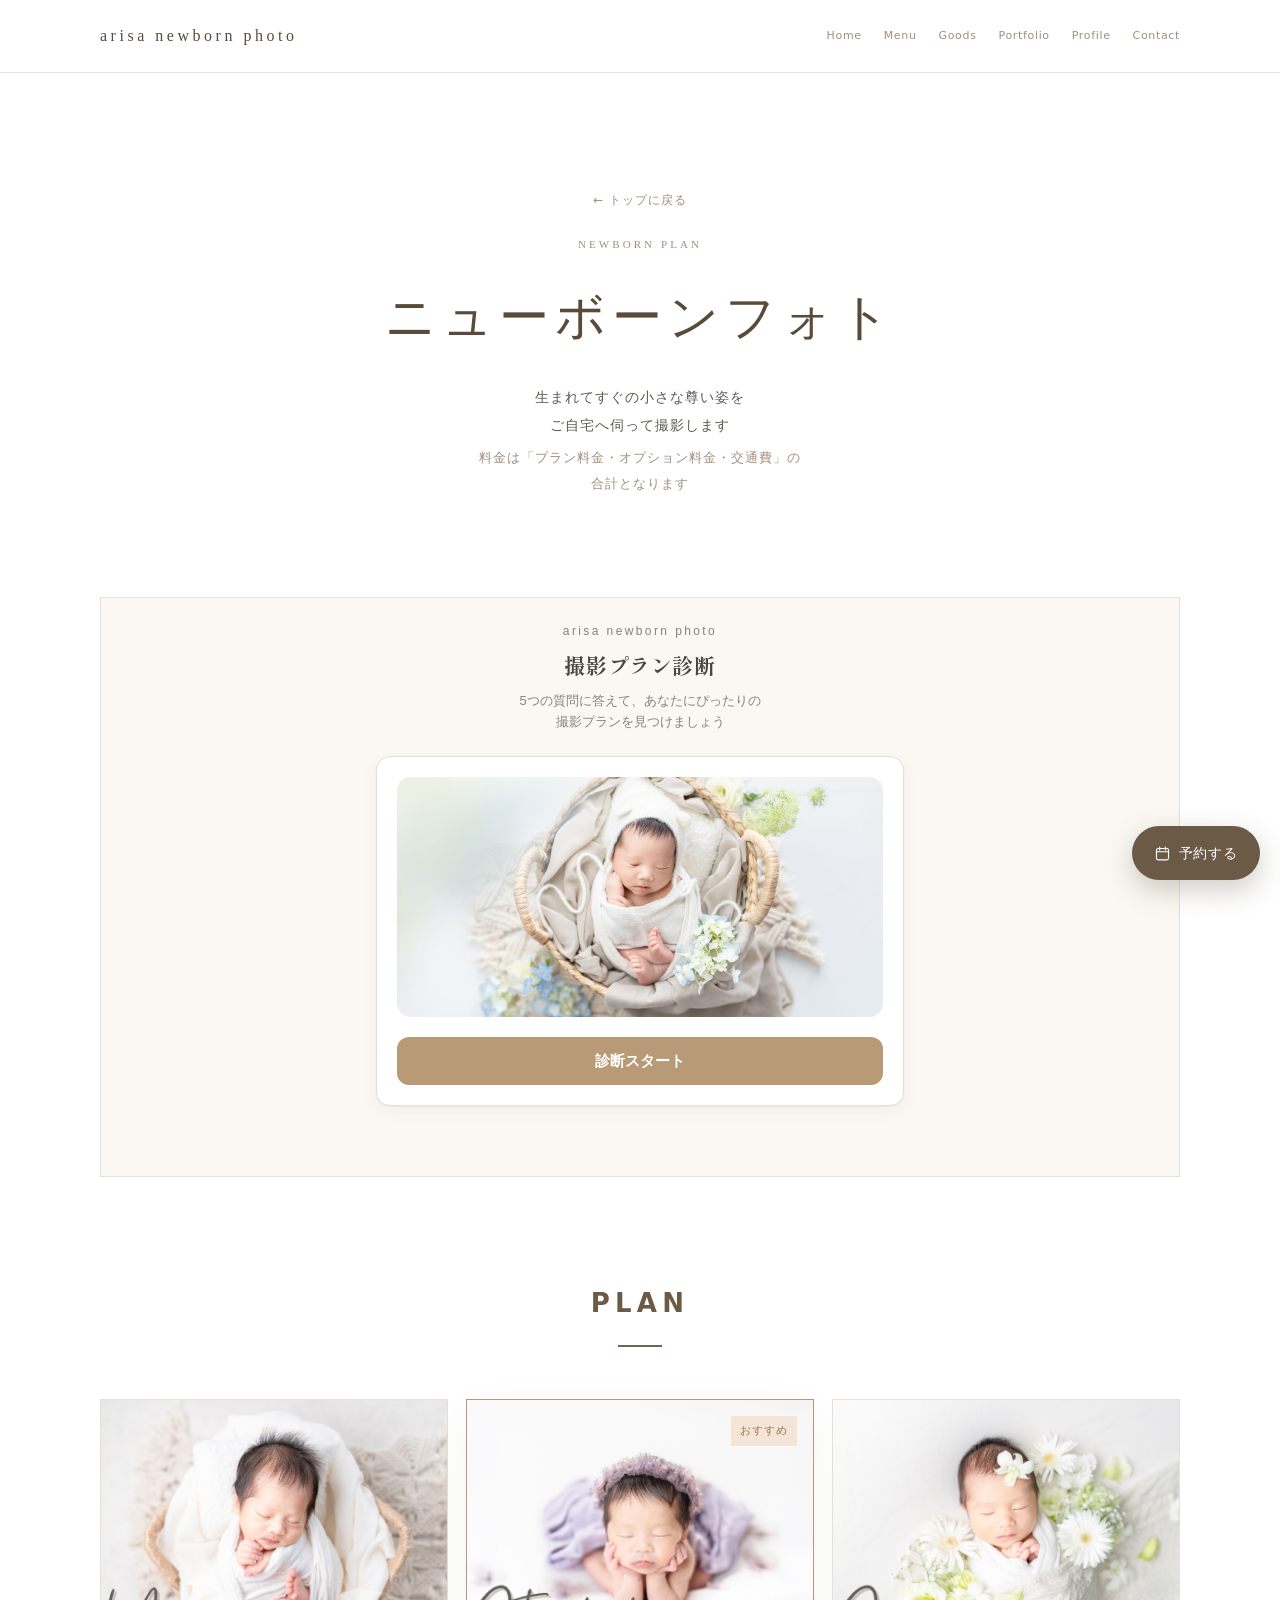
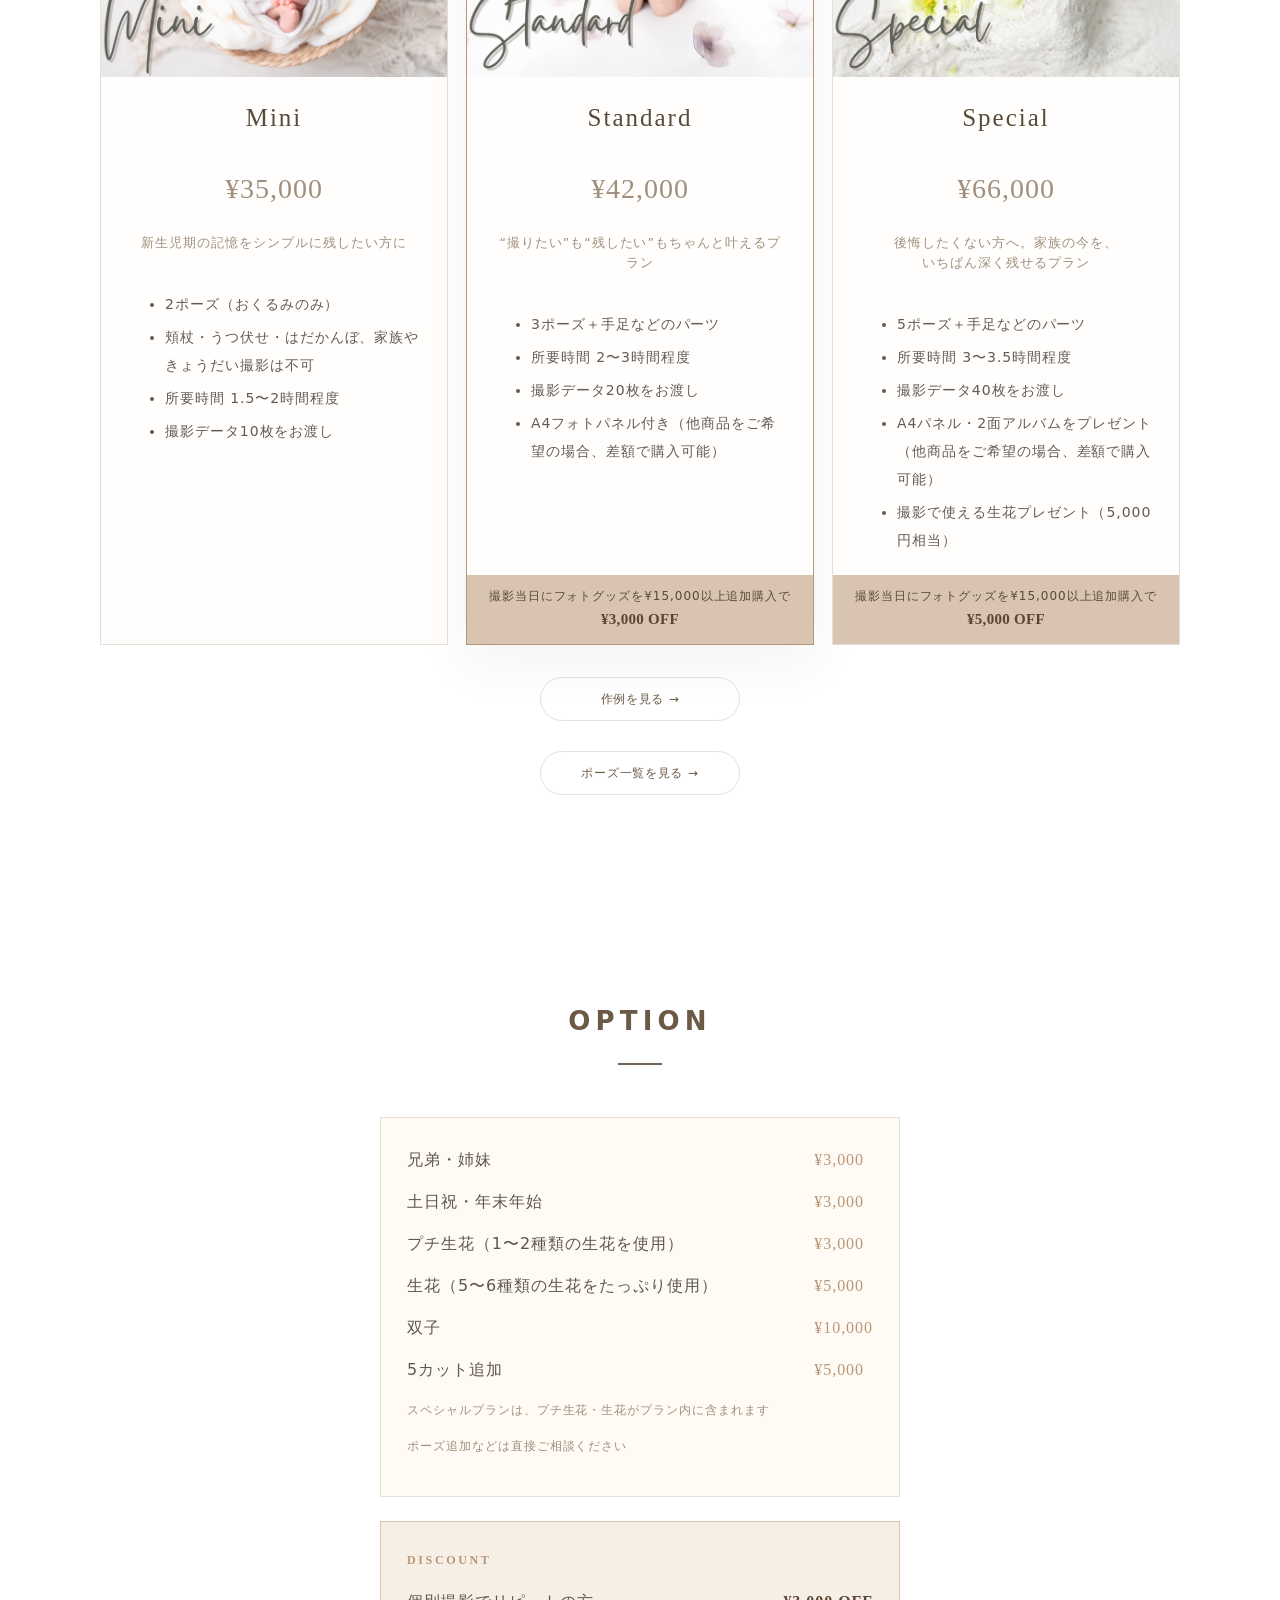
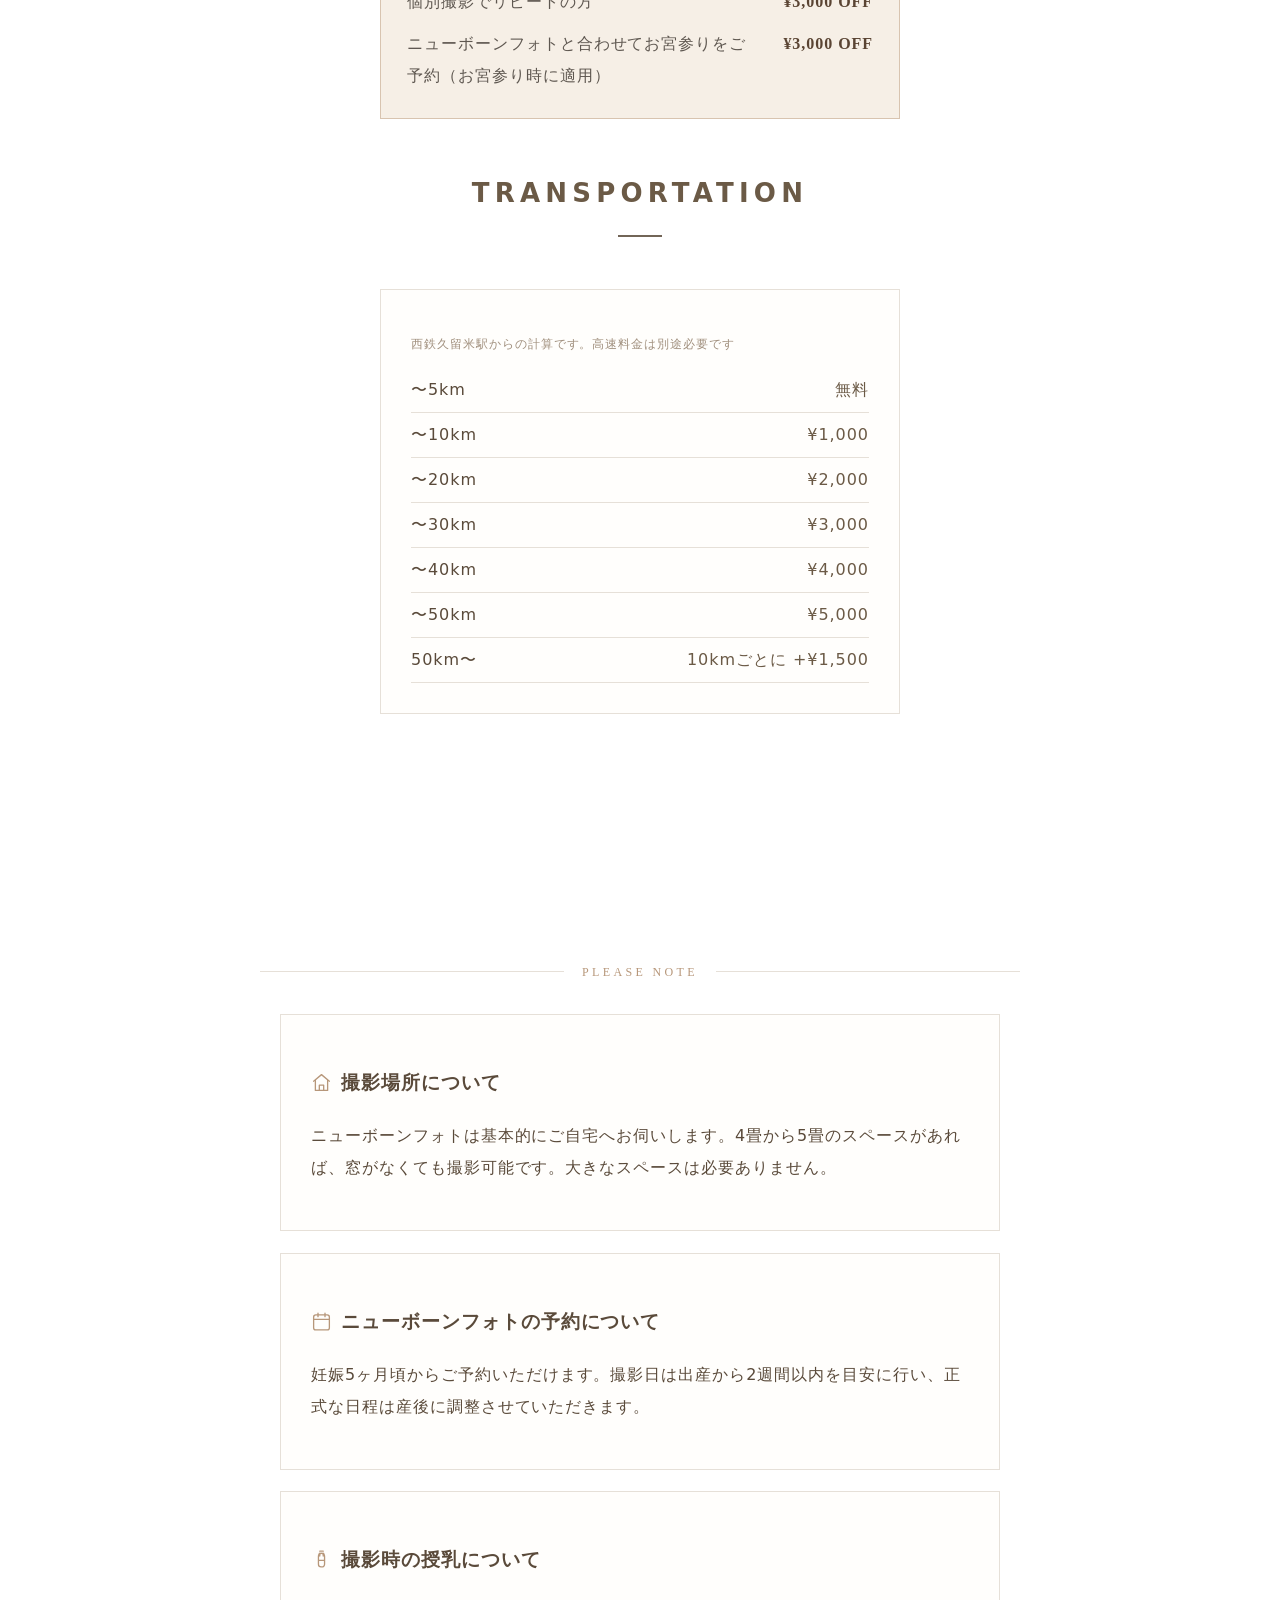
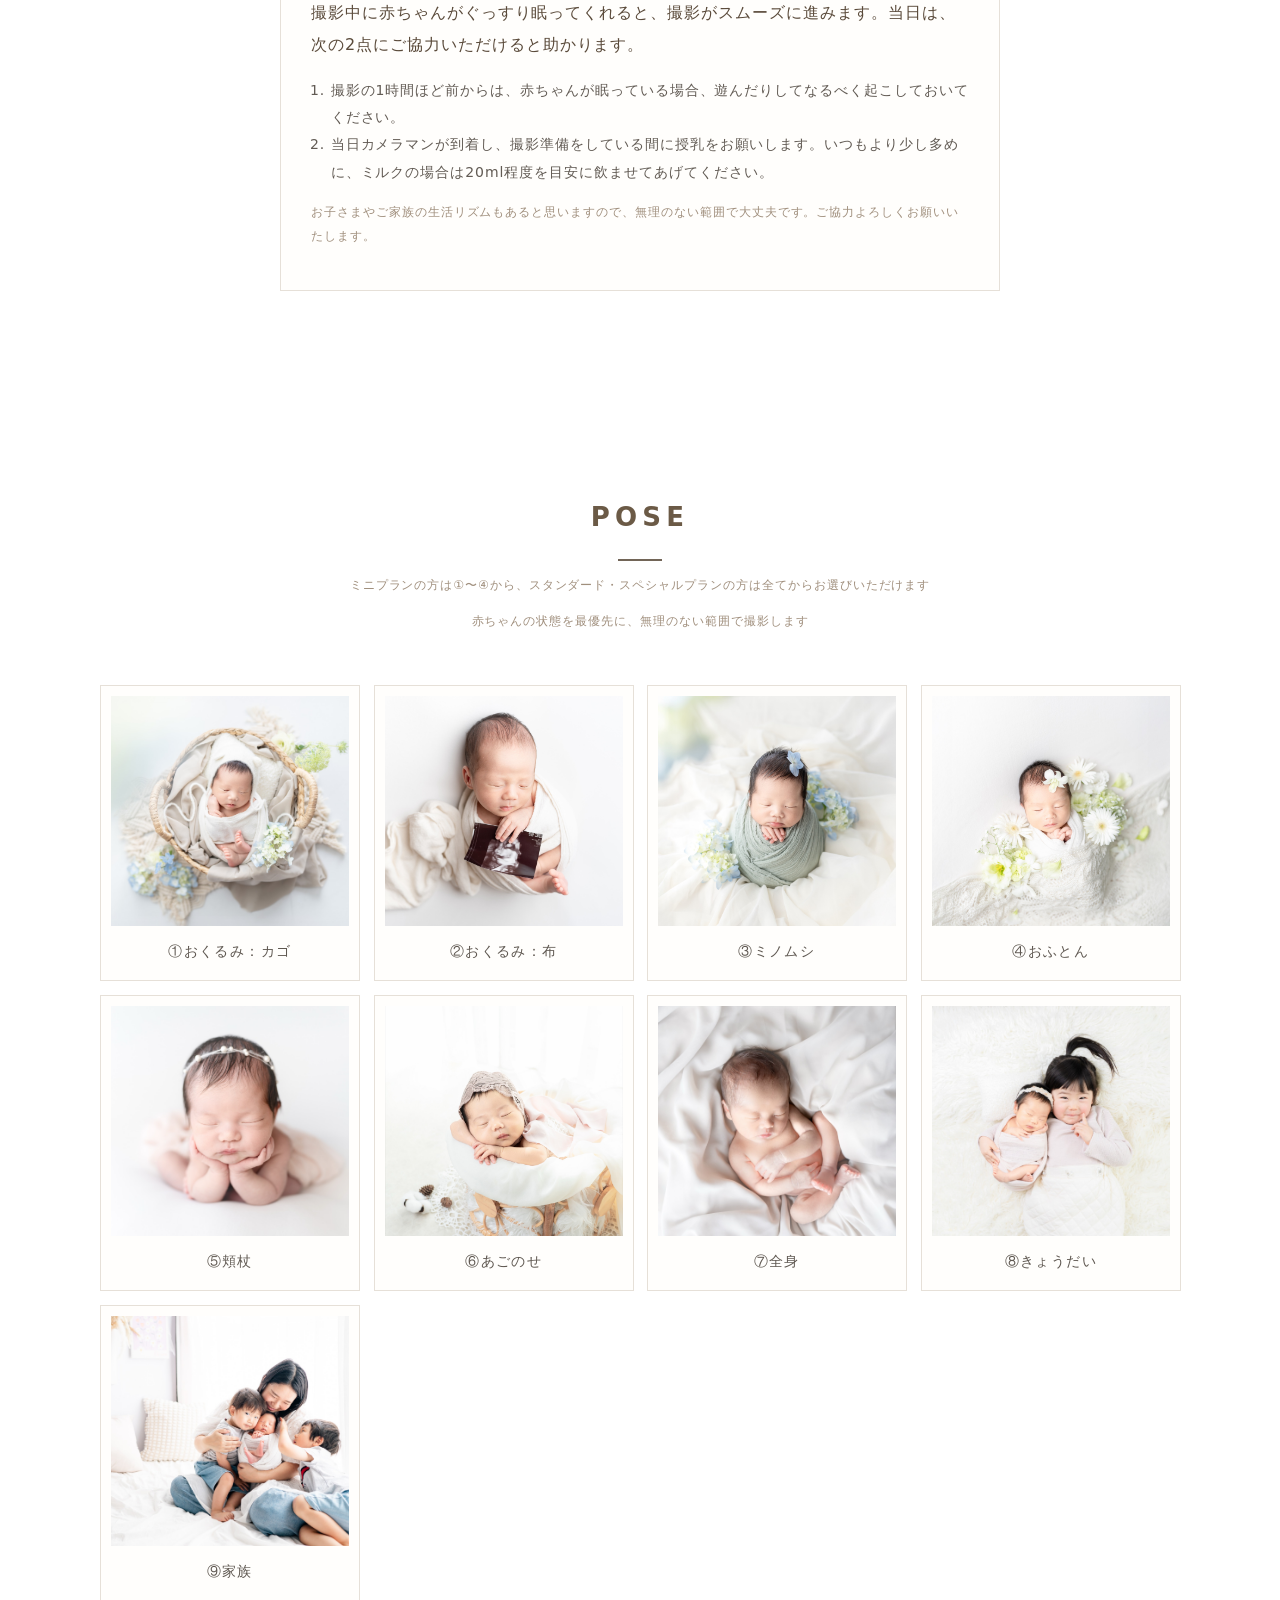
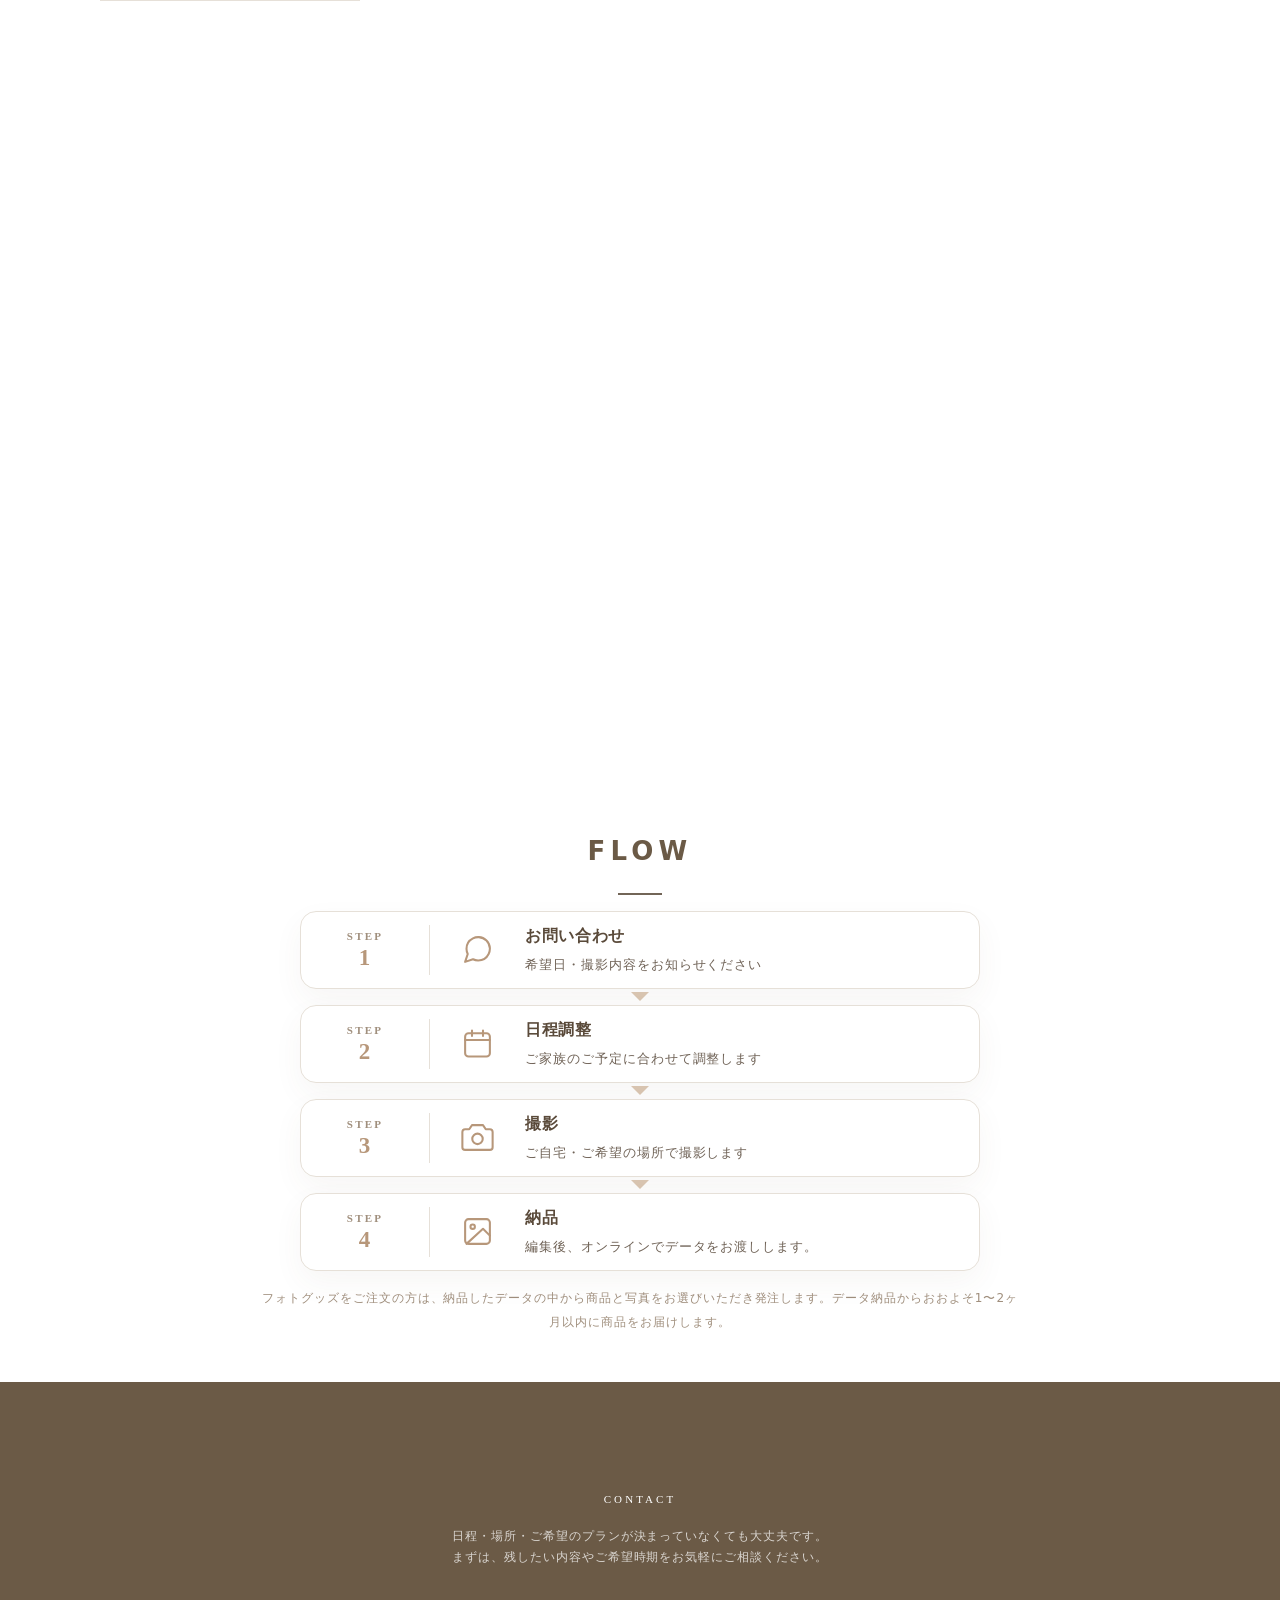
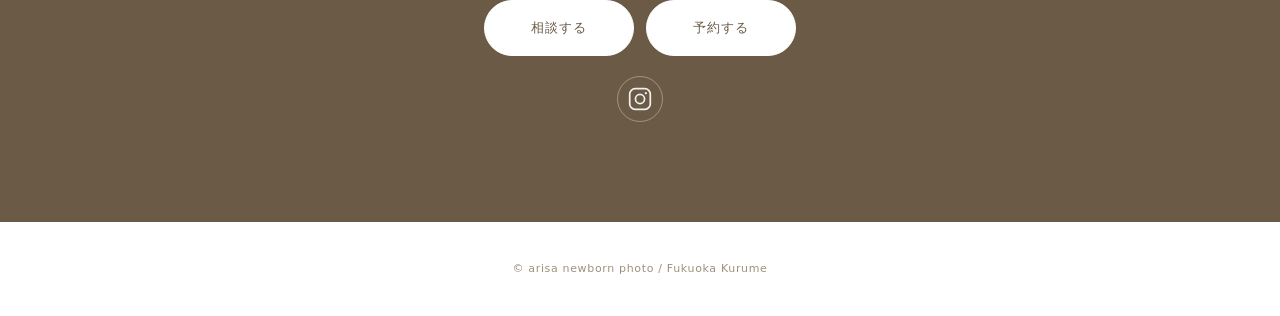
<file: newborn.html>
<!doctype html>
<html lang="ja">
<head>
  <meta charset="utf-8" />
  <meta name="viewport" content="width=device-width, initial-scale=1" />
  <title>ニューボーンフォト｜arisa newborn photo</title>
  <link rel="stylesheet" href="style.css?v=117" />
</head>
<body>
  <header class="nav"><div class="container nav-inner"><div class="brand"><a href="index.html">arisa newborn photo</a></div><input id="nav-toggle" class="nav-checkbox" type="checkbox" /><label class="nav-toggle" for="nav-toggle" aria-label="メニューを開閉"><span></span><span></span><span></span></label><nav class="nav-links"><a href="index.html">Home</a><a href="index.html#service">Menu</a><a href="photogoods.html">Goods</a><a href="portfolio.html">Portfolio</a><a href="profile.html">Profile</a><a href="index.html#contact">Contact</a></nav></div></header>
  <main>
    <div class="page-head container"><a class="backlink" href="index.html">トップに戻る</a><div style="margin-top:18px"><span class="eyebrow">Newborn plan</span><h1>ニューボーンフォト</h1><p style="text-align:center">生まれてすぐの小さな尊い姿を<br>ご自宅へ伺って撮影します<br><span class="fee-note">料金は「プラン料金・オプション料金・交通費」の<br>合計となります</span></p></div></div>

    <section id="shindan"><div class="container"><iframe id="simFrame" src="newborn-pricing-simulator.html" title="ニューボーンフォト料金診断" scrolling="no" style="width:100%;border:1px solid var(--line);background:var(--paper);height:1200px;display:block"></iframe>
    </div></section>

    <section><div class="container"><div class="section-title"><span class="eyebrow">Plan</span><h2>プラン料金</h2></div><div class="plans">
      <div class="plan"><img class="plan-img" src="写真フォルダ/photo/プランMini.jpg" alt="Miniプラン撮影例"><h3>Mini</h3><p class="price">¥35,000</p><p class="plan-tag">新生児期の記憶をシンプルに残したい方に</p><ul><li>2ポーズ（おくるみのみ）</li><li>頬杖・うつ伏せ・はだかんぼ、家族やきょうだい撮影は不可</li><li>所要時間 1.5〜2時間程度</li><li>撮影データ10枚をお渡し</li></ul></div>
      <div class="plan recommend"><span class="badge">おすすめ</span><img class="plan-img" src="写真フォルダ/photo/プランStandard.jpg" alt="Standardプラン撮影例"><h3>Standard</h3><p class="price">¥42,000</p><p class="plan-tag">“撮りたい”も“残したい”もちゃんと叶えるプラン</p><ul><li>3ポーズ＋手足などのパーツ</li><li>所要時間 2〜3時間程度</li><li>撮影データ20枚をお渡し</li><li>A4フォトパネル付き（他商品をご希望の場合、差額で購入可能）</li></ul><p class="plan-discount"><span>撮影当日にフォトグッズを¥15,000以上追加購入で</span><b>¥3,000 OFF</b></p></div>
      <div class="plan"><img class="plan-img" src="写真フォルダ/photo/plan-special.jpg" alt="Specialプラン撮影例"><h3>Special</h3><p class="price">¥66,000</p><p class="plan-tag">後悔したくない方へ。家族の今を、<br>いちばん深く残せるプラン</p><ul><li>5ポーズ＋手足などのパーツ</li><li>所要時間 3〜3.5時間程度</li><li>撮影データ40枚をお渡し</li><li>A4パネル・2面アルバムをプレゼント（他商品をご希望の場合、差額で購入可能）</li><li>撮影で使える生花プレゼント（5,000円相当）</li></ul><p class="plan-discount"><span>撮影当日にフォトグッズを¥15,000以上追加購入で</span><b>¥5,000 OFF</b></p></div>
    </div><a class="plan-sample" href="portfolio.html?genre=ニューボーン">作例を見る</a><a class="plan-sample plan-pose-link" href="#pose">ポーズ一覧を見る</a></div></section>

    <section class="cost-compact"><div class="container"><div class="cost-grid">
      <div class="cost-col"><div class="section-title"><span class="eyebrow">Option</span><h2>オプション料金</h2></div><div class="option-box"><dl><dt>兄弟・姉妹</dt><dd>¥3,000</dd><dt>土日祝・年末年始</dt><dd>¥3,000</dd><dt>プチ生花（1〜2種類の生花を使用）</dt><dd>¥3,000</dd><dt>生花（5〜6種類の生花をたっぷり使用）</dt><dd>¥5,000</dd><dt>双子</dt><dd>¥10,000</dd><dt>5カット追加</dt><dd>¥5,000</dd></dl><p class="note">スペシャルプランは、プチ生花・生花がプラン内に含まれます</p><p class="note">ポーズ追加などは直接ご相談ください</p></div>
        <div class="option-box discount-box"><p class="ob-label">Discount</p><dl><dt>個別撮影でリピートの方</dt><dd>¥3,000 OFF</dd><dt>ニューボーンフォトと合わせてお宮参りをご予約（お宮参り時に適用）</dt><dd>¥3,000 OFF</dd></dl></div></div>
      <div class="cost-col"><div class="section-title"><span class="eyebrow">Transportation</span><h2>交通費</h2></div><div class="info-card fee-card"><p class="note">西鉄久留米駅からの計算です。高速料金は別途必要です</p><table><tr><td>〜5km</td><td>無料</td></tr><tr><td>〜10km</td><td>¥1,000</td></tr><tr><td>〜20km</td><td>¥2,000</td></tr><tr><td>〜30km</td><td>¥3,000</td></tr><tr><td>〜40km</td><td>¥4,000</td></tr><tr><td>〜50km</td><td>¥5,000</td></tr><tr><td>50km〜</td><td>10kmごとに +¥1,500</td></tr></table></div></div>
    </div></div></section>

    <section class="notes-compact"><div class="container"><div class="section-divider"><span>Please Note</span></div>
      <div class="info-card" style="margin-top:22px"><h3><svg class="note-icon" viewBox="0 0 24 24" fill="none" stroke="currentColor" stroke-width="1.5" stroke-linecap="round" stroke-linejoin="round"><path d="M3 10.5 12 3l9 7.5"/><path d="M5 9.5V21h14V9.5"/><path d="M9.5 21v-6h5v6"/></svg>撮影場所について</h3><p>ニューボーンフォトは基本的にご自宅へお伺いします。4畳から5畳のスペースがあれば、窓がなくても撮影可能です。大きなスペースは必要ありません。</p></div>
      <div class="info-card" style="margin-top:22px"><h3><svg class="note-icon" viewBox="0 0 24 24" fill="none" stroke="currentColor" stroke-width="1.5" stroke-linecap="round" stroke-linejoin="round"><rect x="3" y="4.5" width="18" height="17" rx="2.5"/><path d="M3 9.5h18M8 2.5v4M16 2.5v4"/></svg>ニューボーンフォトの予約について</h3><p>妊娠5ヶ月頃からご予約いただけます。撮影日は出産から2週間以内を目安に行い、正式な日程は産後に調整させていただきます。</p></div>
      <div class="info-card" style="margin-top:22px"><h3><svg class="note-icon" viewBox="0 0 24 24" fill="none" stroke="currentColor" stroke-width="1.5" stroke-linecap="round" stroke-linejoin="round"><path d="M10 2.5h4"/><path d="M9.5 5h5"/><path d="M10 5v3M14 5v3"/><path d="M8.5 8.5a3.5 3.5 0 0 1 7 0v9a3 3 0 0 1-3 3h-1a3 3 0 0 1-3-3z"/><path d="M9 13h6"/></svg>撮影時の授乳について</h3><p>撮影中に赤ちゃんがぐっすり眠ってくれると、撮影がスムーズに進みます。当日は、次の2点にご協力いただけると助かります。</p><ol style="padding-left:1.4em;margin:14px 0;color:#625b54;font-size:14px;line-height:1.95"><li>撮影の1時間ほど前からは、赤ちゃんが眠っている場合、遊んだりしてなるべく起こしておいてください。</li><li>当日カメラマンが到着し、撮影準備をしている間に授乳をお願いします。いつもより少し多めに、ミルクの場合は20ml程度を目安に飲ませてあげてください。</li></ol><p class="note">お子さまやご家族の生活リズムもあると思いますので、無理のない範囲で大丈夫です。ご協力よろしくお願いいたします。</p></div>
    </div></section>

    <section id="pose"><div class="container"><div class="section-title"><span class="eyebrow">Pose</span><h2>ポーズ一覧</h2><p class="note">ミニプランの方は①〜④から、スタンダード・スペシャルプランの方は全てからお選びいただけます</p><p class="note">赤ちゃんの状態を最優先に、無理のない範囲で撮影します</p></div><div class="pose-grid">
      <div class="pose-item"><img src="写真フォルダ/photo/カゴ1.jpg" alt="おくるみ カゴ"><p>①おくるみ：カゴ</p></div>
      <div class="pose-item"><img src="写真フォルダ/photo/おくるみ布.jpg" alt="おくるみ 布"><p>②おくるみ：布</p></div>
      <div class="pose-item"><img src="写真フォルダ/photo/ミノムシ1.jpg" alt="ミノムシ" style="object-position:50% 50%"><p>③ミノムシ</p></div>
      <div class="pose-item"><img src="写真フォルダ/photo/お布団1.jpg" alt="おふとん" style="object-position:50% 58%"><p>④おふとん</p></div>
      <div class="pose-item"><img src="写真フォルダ/photo/頬杖.jpg" alt="頬杖"><p>⑤頬杖</p></div>
      <div class="pose-item"><img src="写真フォルダ/photo/チンオン.jpg" alt="あごのせ" style="object-position:50% 50%"><p>⑥あごのせ</p></div>
      <div class="pose-item"><img src="写真フォルダ/photo/はだかんぼ.jpg" alt="全身" style="object-position:50% 48%"><p>⑦全身</p></div>
      <div class="pose-item"><img src="写真フォルダ/photo/兄弟1.jpg" alt="きょうだい"><p>⑧きょうだい</p></div>
      <div class="pose-item"><img src="写真フォルダ/photo/家族.jpg" alt="家族"><p>⑨家族</p></div>
    </div></div></section>

    <script>(function(){var f=document.getElementById('simFrame');function rz(){try{var h=f.contentWindow.document.body.scrollHeight;if(h>50)f.style.height=(h+24)+'px';}catch(e){}}f.addEventListener('load',function(){rz();setInterval(rz,600);});})();</script>

    <section><div class="narrow"><div class="section-title"><span class="eyebrow">FAQ</span><h2>よくある質問</h2></div><div class="faq">
      <details><summary>いつ予約すればいいですか?</summary><p>妊娠5ヶ月頃からご予約いただけます。出産予定日をもとに仮予約を承り、産後に正式な日程を調整します。撮影日は、出産から2週間以内を目安に行います。</p></details>
      <details><summary>赤ちゃんが泣いたらどうなりますか?</summary><p>授乳やおむつ替えの時間を取りながら、赤ちゃんのペースに合わせて進めます。無理に撮影を続けることはありません。</p></details>
      <details><summary>自宅が狭くても撮影できますか?</summary><p>4畳から5畳のスペースがあれば撮影できます。自然光の入る窓際などを使いますが、窓がなくても撮影可能です。</p></details>
      <details><summary>上の子も家族写真に写れますか?</summary><p>プランによって撮影可能です。上のお子さんの年齢やご機嫌に合わせて、無理のない形で進めます。</p></details>
      <details><summary>日程変更はできますか?</summary><p>赤ちゃんとママの体調を優先して調整しています。体調不良などの場合は早めにご相談ください。</p></details>
    </div></div></section>

    <section><div class="container"><div class="section-title"><span class="eyebrow">Flow</span><h2>撮影までの流れ</h2></div><div class="flow"><div class="step"><div class="step-number">1</div><div class="step-icon"><svg viewBox="0 0 24 24" fill="none" stroke="currentColor" stroke-width="1.5" stroke-linecap="round" stroke-linejoin="round"><path d="M21 11.5a8.38 8.38 0 0 1-.9 3.8 8.5 8.5 0 0 1-7.6 4.7 8.38 8.38 0 0 1-3.8-.9L3 21l1.9-5.7a8.38 8.38 0 0 1-.9-3.8 8.5 8.5 0 0 1 4.7-7.6 8.38 8.38 0 0 1 3.8-.9h.5a8.48 8.48 0 0 1 8 8z"/></svg></div><div class="step-body"><h3>お問い合わせ</h3><p>希望日・撮影内容をお知らせください</p></div></div><div class="step"><div class="step-number">2</div><div class="step-icon"><svg viewBox="0 0 24 24" fill="none" stroke="currentColor" stroke-width="1.5" stroke-linecap="round" stroke-linejoin="round"><rect x="3" y="4.5" width="18" height="17" rx="2.5"/><path d="M3 9.5h18M8 2.5v4M16 2.5v4"/></svg></div><div class="step-body"><h3>日程調整</h3><p>ご家族のご予定に合わせて調整します</p></div></div><div class="step"><div class="step-number">3</div><div class="step-icon"><svg viewBox="0 0 24 24" fill="none" stroke="currentColor" stroke-width="1.5" stroke-linecap="round" stroke-linejoin="round"><path d="M23 19a2 2 0 0 1-2 2H3a2 2 0 0 1-2-2V8a2 2 0 0 1 2-2h3l2-3h8l2 3h3a2 2 0 0 1 2 2z"/><circle cx="12" cy="13" r="3.8"/></svg></div><div class="step-body"><h3>撮影</h3><p>ご自宅・ご希望の場所で撮影します</p></div></div><div class="step"><div class="step-number">4</div><div class="step-icon"><svg viewBox="0 0 24 24" fill="none" stroke="currentColor" stroke-width="1.5" stroke-linecap="round" stroke-linejoin="round"><rect x="3" y="3" width="18" height="18" rx="2.5"/><circle cx="8.5" cy="8.5" r="1.6"/><path d="M21 15l-5-5L4 21"/></svg></div><div class="step-body"><h3>納品</h3><p>編集後、オンラインでデータをお渡しします。</p></div></div></div><p class="note" style="text-align:center;max-width:760px;margin:24px auto 0">フォトグッズをご注文の方は、納品したデータの中から商品と写真をお選びいただき発注します。データ納品からおおよそ1〜2ヶ月以内に商品をお届けします。</p></div></section>

    <section id="contact" class="cta"><div class="narrow"><span class="eyebrow">Contact</span><p><span class="wbr">日程・場所・ご希望のプランが</span><span class="wbr">決まっていなくても大丈夫です。</span><br><span class="wbr">まずは、残したい内容やご希望時期を</span><span class="wbr">お気軽にご相談ください。</span></p><div class="btns" style="justify-content:center"><a class="btn line" href="https://lin.ee/nrPaFDa" target="_blank" rel="noreferrer">相談する</a><a class="btn js-book" href="#booking">予約する</a></div><a class="ig-link" href="https://www.instagram.com/arisa_newbornphoto/" target="_blank" rel="noreferrer" aria-label="Instagramを見る"><svg viewBox="0 0 24 24" width="26" height="26" fill="none" stroke="currentColor" stroke-width="1.6" stroke-linecap="round" stroke-linejoin="round"><rect x="2.5" y="2.5" width="19" height="19" rx="5"/><circle cx="12" cy="12" r="4.2"/><circle cx="17.4" cy="6.6" r="1.05" fill="currentColor" stroke="none"/></svg></a></div></section>
  </main>
  <footer class="footer">© arisa newborn photo / Fukuoka Kurume</footer>
  <a class="fab js-book" href="#booking" target="_blank" rel="noreferrer" aria-label="予約する"><svg viewBox="0 0 24 24" width="17" height="17" fill="none" stroke="currentColor" stroke-width="1.6" stroke-linecap="round" stroke-linejoin="round"><rect x="3.5" y="5" width="17" height="16" rx="2.5"/><path d="M3.5 9.5h17M8 3v4M16 3v4"/></svg><span>予約する</span></a>
  <script src="booking.js?v=8" defer></script>
</body>
</html>
</file>
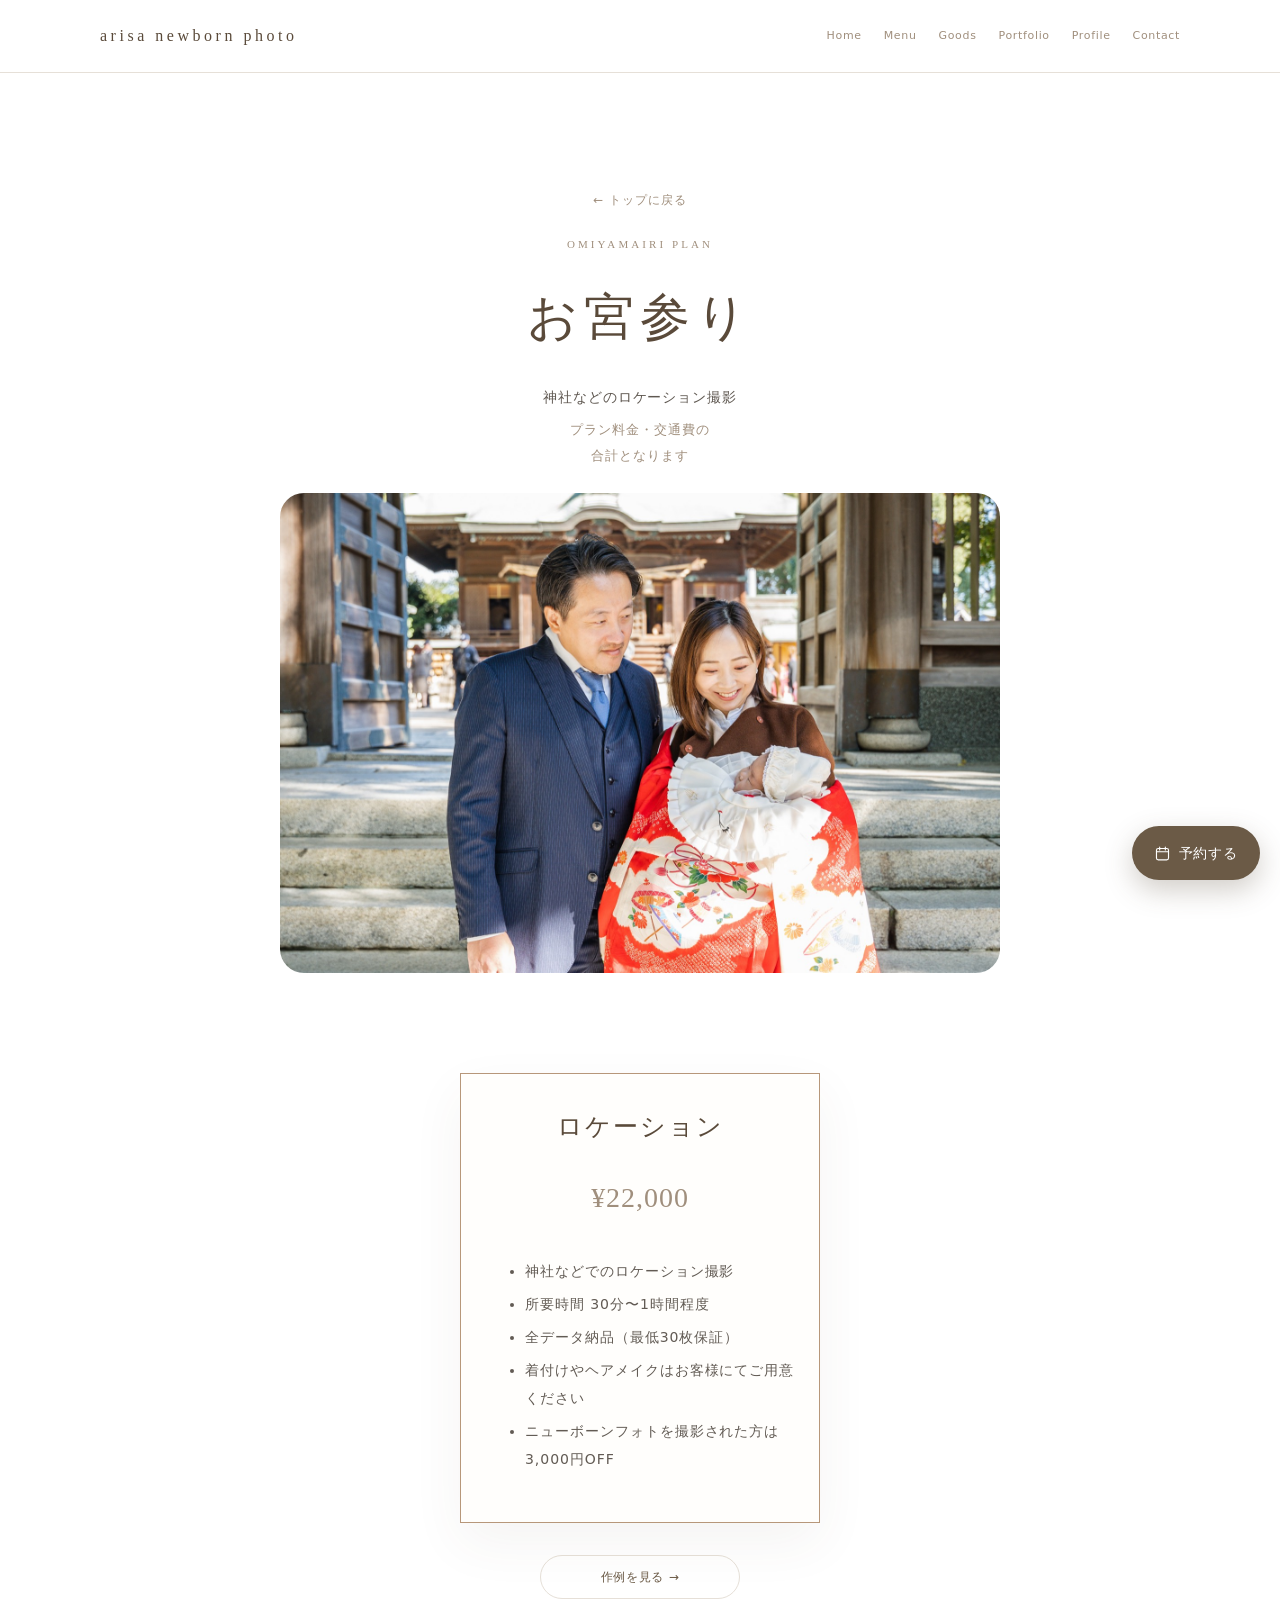
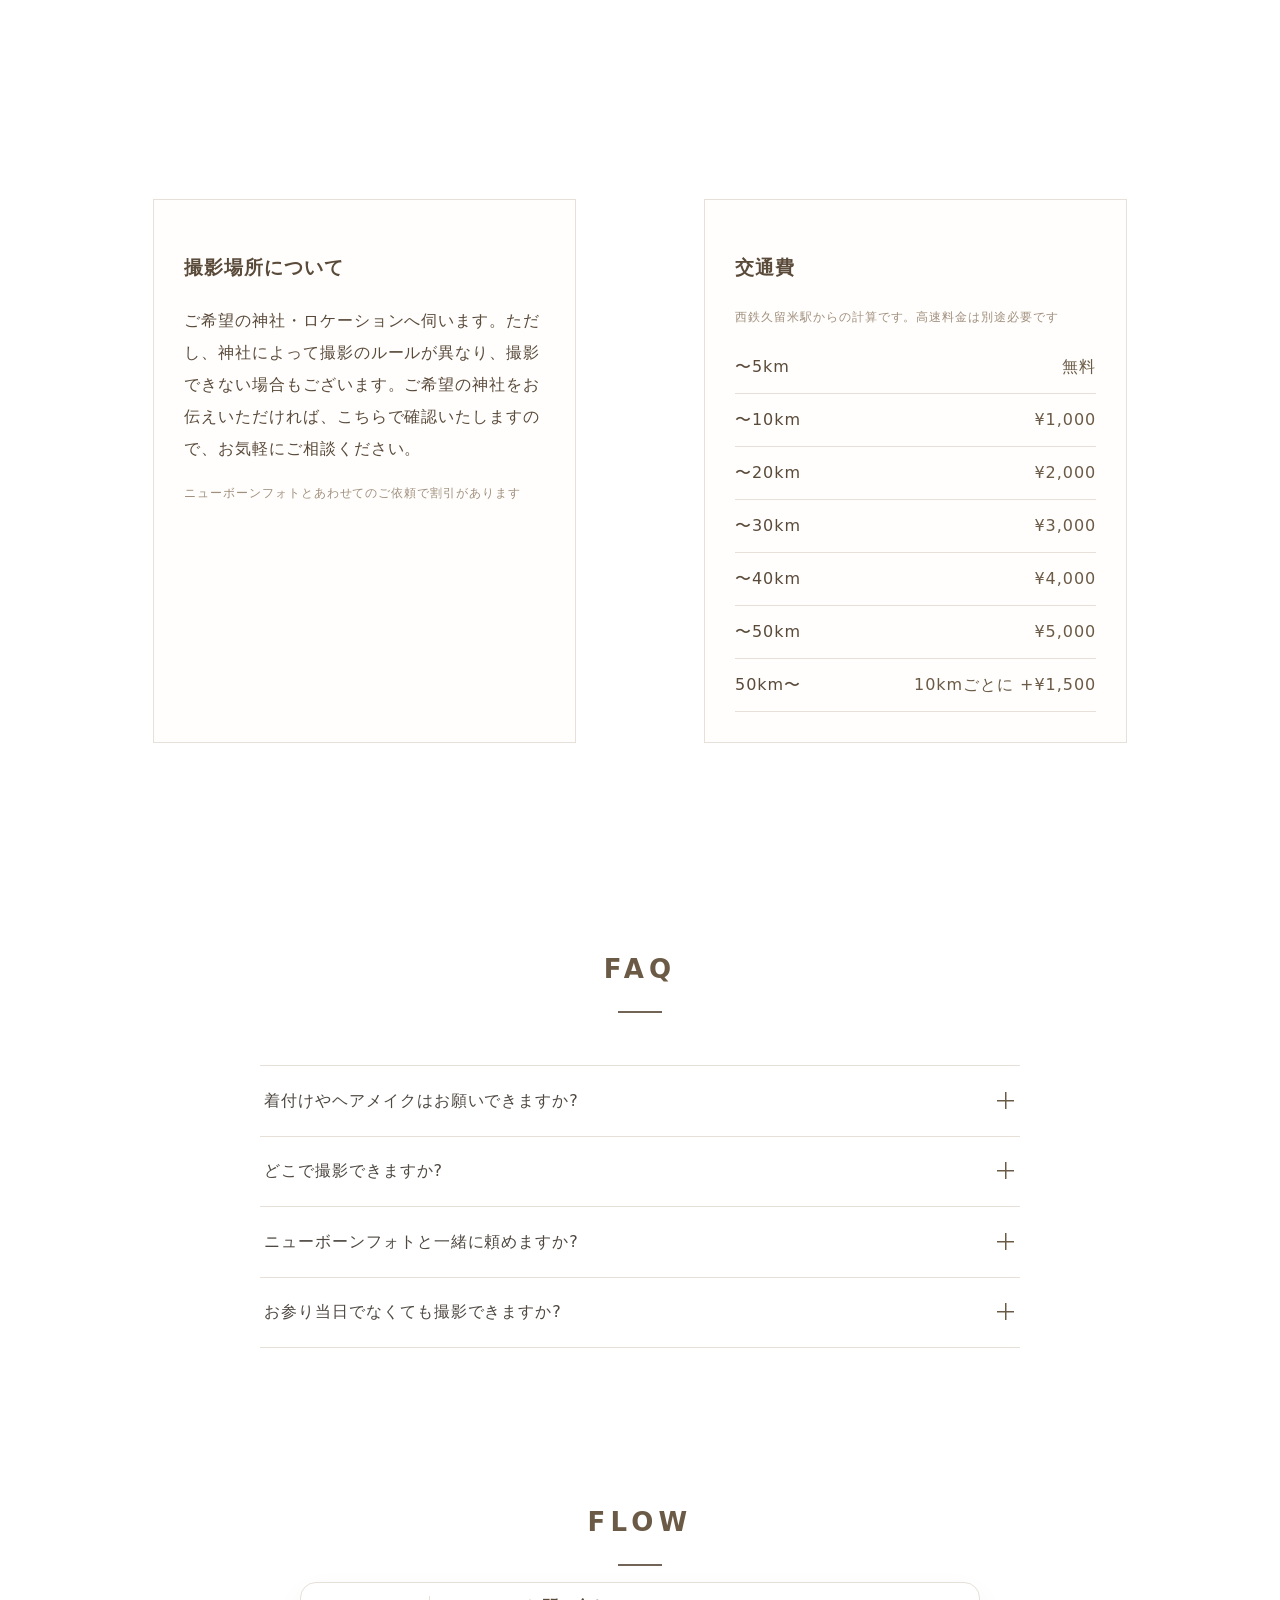
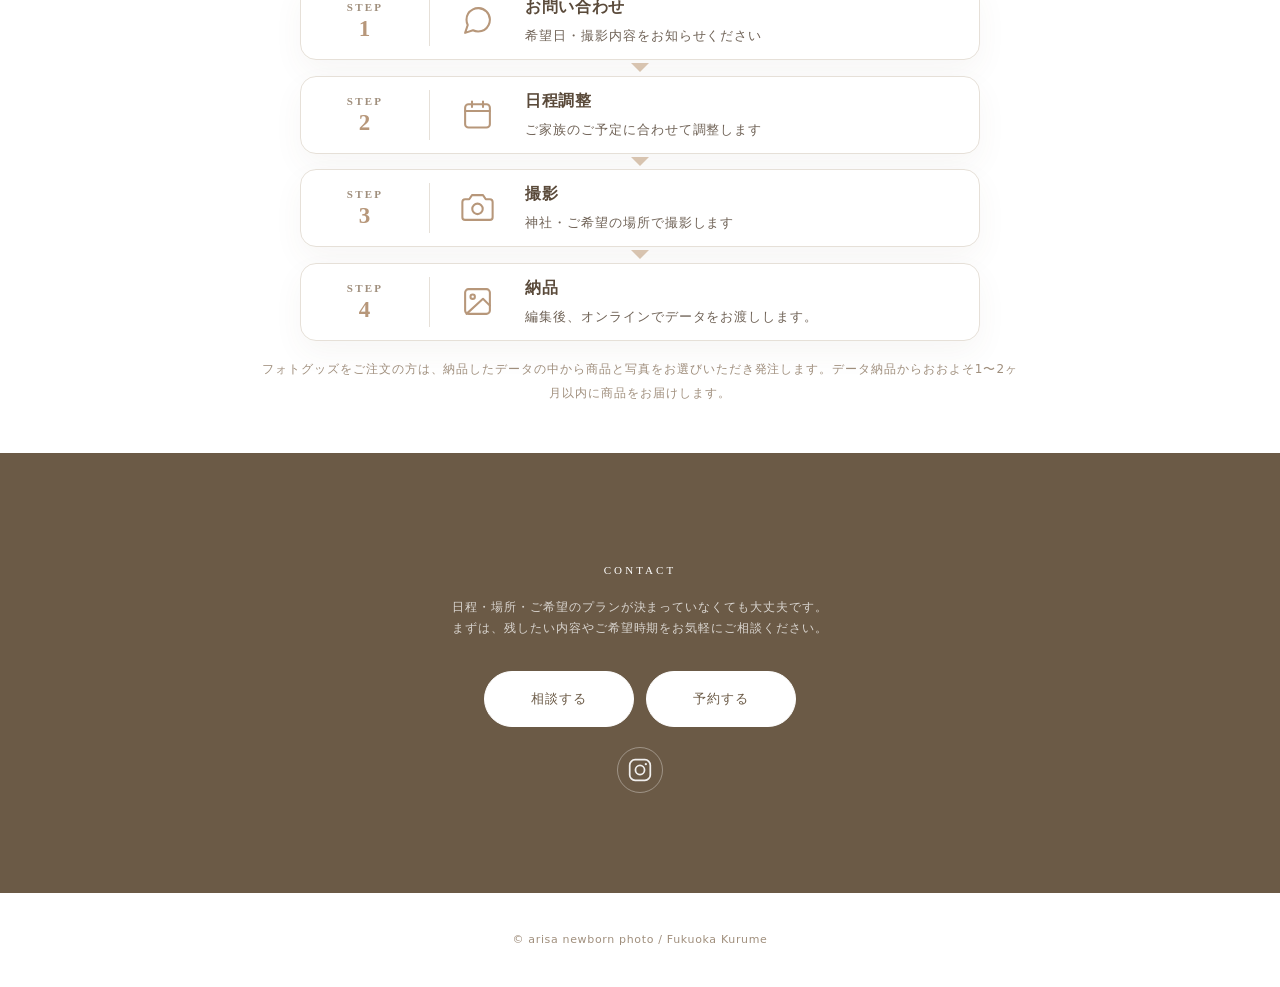
<file: omiyamairi.html>
<!doctype html>
<html lang="ja">
<head>
  <meta charset="utf-8" />
  <meta name="viewport" content="width=device-width, initial-scale=1" />
  <title>お宮参り｜arisa newborn photo</title>
  <link rel="stylesheet" href="style.css?v=117" />
</head>
<body>
  <header class="nav"><div class="container nav-inner"><div class="brand"><a href="index.html">arisa newborn photo</a></div><input id="nav-toggle" class="nav-checkbox" type="checkbox" /><label class="nav-toggle" for="nav-toggle" aria-label="メニューを開閉"><span></span><span></span><span></span></label><nav class="nav-links"><a href="index.html">Home</a><a href="index.html#service">Menu</a><a href="photogoods.html">Goods</a><a href="portfolio.html">Portfolio</a><a href="profile.html">Profile</a><a href="index.html#contact">Contact</a></nav></div></header>
  <main>
    <div class="page-head container"><a class="backlink" href="index.html">トップに戻る</a><div style="margin-top:18px"><span class="eyebrow">Omiyamairi plan</span><h1>お宮参り</h1><p style="text-align:center">神社などのロケーション撮影<br><span class="fee-note">プラン料金・交通費の<br>合計となります</span></p><div class="page-head-image"><img src="写真フォルダ/photo/お宮参り4.jpg" alt="お宮参りフォト"></div></div></div>

    <section><div class="container"><div class="plans plans-1">
      <div class="plan recommend"><h3>ロケーション</h3><p class="price">¥22,000</p><ul><li>神社などでのロケーション撮影</li><li>所要時間 30分〜1時間程度</li><li>全データ納品（最低30枚保証）</li><li>着付けやヘアメイクはお客様にてご用意ください</li><li>ニューボーンフォトを撮影された方は3,000円OFF</li></ul></div>
    </div><a class="plan-sample" href="portfolio.html?genre=お宮参り">作例を見る</a></div></section>

    <section class="info-compact"><div class="container info"><div class="info-card"><h3>撮影場所について</h3><p>ご希望の神社・ロケーションへ伺います。ただし、神社によって撮影のルールが異なり、撮影できない場合もございます。ご希望の神社をお伝えいただければ、こちらで確認いたしますので、お気軽にご相談ください。</p><p class="note">ニューボーンフォトとあわせてのご依頼で割引があります</p></div><div class="info-card"><h3>交通費</h3><p class="note">西鉄久留米駅からの計算です。高速料金は別途必要です</p><table><tr><td>〜5km</td><td>無料</td></tr><tr><td>〜10km</td><td>¥1,000</td></tr><tr><td>〜20km</td><td>¥2,000</td></tr><tr><td>〜30km</td><td>¥3,000</td></tr><tr><td>〜40km</td><td>¥4,000</td></tr><tr><td>〜50km</td><td>¥5,000</td></tr><tr><td>50km〜</td><td>10kmごとに +¥1,500</td></tr></table></div></div></section>

    <section><div class="narrow"><div class="section-title"><span class="eyebrow">FAQ</span><h2>よくある質問</h2></div><div class="faq">
      <details><summary>着付けやヘアメイクはお願いできますか?</summary><p>着付け・ヘアメイクはお客様にてご用意をお願いしています。撮影のみ承ります。</p></details>
      <details><summary>どこで撮影できますか?</summary><p>ご希望の神社などのロケーションへ伺います。ただし、神社によって撮影のルールが異なり、撮影できない場合もございます。ご希望の神社をお伝えいただければ、こちらで確認いたしますので、お気軽にご相談ください。</p></details>
      <details><summary>ニューボーンフォトと一緒に頼めますか?</summary><p>はい。ニューボーンフォトを撮影された方は、お宮参りが3,000円OFFになります。</p></details>
      <details><summary>お参り当日でなくても撮影できますか?</summary><p>別日での撮影も可能です。ご家族のご都合に合わせて日程を調整します。</p></details>
    </div></div></section>

    <section><div class="container"><div class="section-title"><span class="eyebrow">Flow</span><h2>撮影までの流れ</h2></div><div class="flow"><div class="step"><div class="step-number">1</div><div class="step-icon"><svg viewBox="0 0 24 24" fill="none" stroke="currentColor" stroke-width="1.5" stroke-linecap="round" stroke-linejoin="round"><path d="M21 11.5a8.38 8.38 0 0 1-.9 3.8 8.5 8.5 0 0 1-7.6 4.7 8.38 8.38 0 0 1-3.8-.9L3 21l1.9-5.7a8.38 8.38 0 0 1-.9-3.8 8.5 8.5 0 0 1 4.7-7.6 8.38 8.38 0 0 1 3.8-.9h.5a8.48 8.48 0 0 1 8 8z"/></svg></div><div class="step-body"><h3>お問い合わせ</h3><p>希望日・撮影内容をお知らせください</p></div></div><div class="step"><div class="step-number">2</div><div class="step-icon"><svg viewBox="0 0 24 24" fill="none" stroke="currentColor" stroke-width="1.5" stroke-linecap="round" stroke-linejoin="round"><rect x="3" y="4.5" width="18" height="17" rx="2.5"/><path d="M3 9.5h18M8 2.5v4M16 2.5v4"/></svg></div><div class="step-body"><h3>日程調整</h3><p>ご家族のご予定に合わせて調整します</p></div></div><div class="step"><div class="step-number">3</div><div class="step-icon"><svg viewBox="0 0 24 24" fill="none" stroke="currentColor" stroke-width="1.5" stroke-linecap="round" stroke-linejoin="round"><path d="M23 19a2 2 0 0 1-2 2H3a2 2 0 0 1-2-2V8a2 2 0 0 1 2-2h3l2-3h8l2 3h3a2 2 0 0 1 2 2z"/><circle cx="12" cy="13" r="3.8"/></svg></div><div class="step-body"><h3>撮影</h3><p>神社・ご希望の場所で撮影します</p></div></div><div class="step"><div class="step-number">4</div><div class="step-icon"><svg viewBox="0 0 24 24" fill="none" stroke="currentColor" stroke-width="1.5" stroke-linecap="round" stroke-linejoin="round"><rect x="3" y="3" width="18" height="18" rx="2.5"/><circle cx="8.5" cy="8.5" r="1.6"/><path d="M21 15l-5-5L4 21"/></svg></div><div class="step-body"><h3>納品</h3><p>編集後、オンラインでデータをお渡しします。</p></div></div></div><p class="note" style="text-align:center;max-width:760px;margin:24px auto 0">フォトグッズをご注文の方は、納品したデータの中から商品と写真をお選びいただき発注します。データ納品からおおよそ1〜2ヶ月以内に商品をお届けします。</p></div></section>

    <section id="contact" class="cta"><div class="narrow"><span class="eyebrow">Contact</span><p><span class="wbr">日程・場所・ご希望のプランが</span><span class="wbr">決まっていなくても大丈夫です。</span><br><span class="wbr">まずは、残したい内容やご希望時期を</span><span class="wbr">お気軽にご相談ください。</span></p><div class="btns" style="justify-content:center"><a class="btn line" href="https://lin.ee/nrPaFDa" target="_blank" rel="noreferrer">相談する</a><a class="btn js-book" href="#booking">予約する</a></div><a class="ig-link" href="https://www.instagram.com/arisa_newbornphoto/" target="_blank" rel="noreferrer" aria-label="Instagramを見る"><svg viewBox="0 0 24 24" width="26" height="26" fill="none" stroke="currentColor" stroke-width="1.6" stroke-linecap="round" stroke-linejoin="round"><rect x="2.5" y="2.5" width="19" height="19" rx="5"/><circle cx="12" cy="12" r="4.2"/><circle cx="17.4" cy="6.6" r="1.05" fill="currentColor" stroke="none"/></svg></a></div></section>
  </main>
  <footer class="footer">© arisa newborn photo / Fukuoka Kurume</footer>
  <a class="fab js-book" href="#booking" target="_blank" rel="noreferrer" aria-label="予約する"><svg viewBox="0 0 24 24" width="17" height="17" fill="none" stroke="currentColor" stroke-width="1.6" stroke-linecap="round" stroke-linejoin="round"><rect x="3.5" y="5" width="17" height="16" rx="2.5"/><path d="M3.5 9.5h17M8 3v4M16 3v4"/></svg><span>予約する</span></a>
  <script src="booking.js?v=8" defer></script>
</body>
</html>
</file>
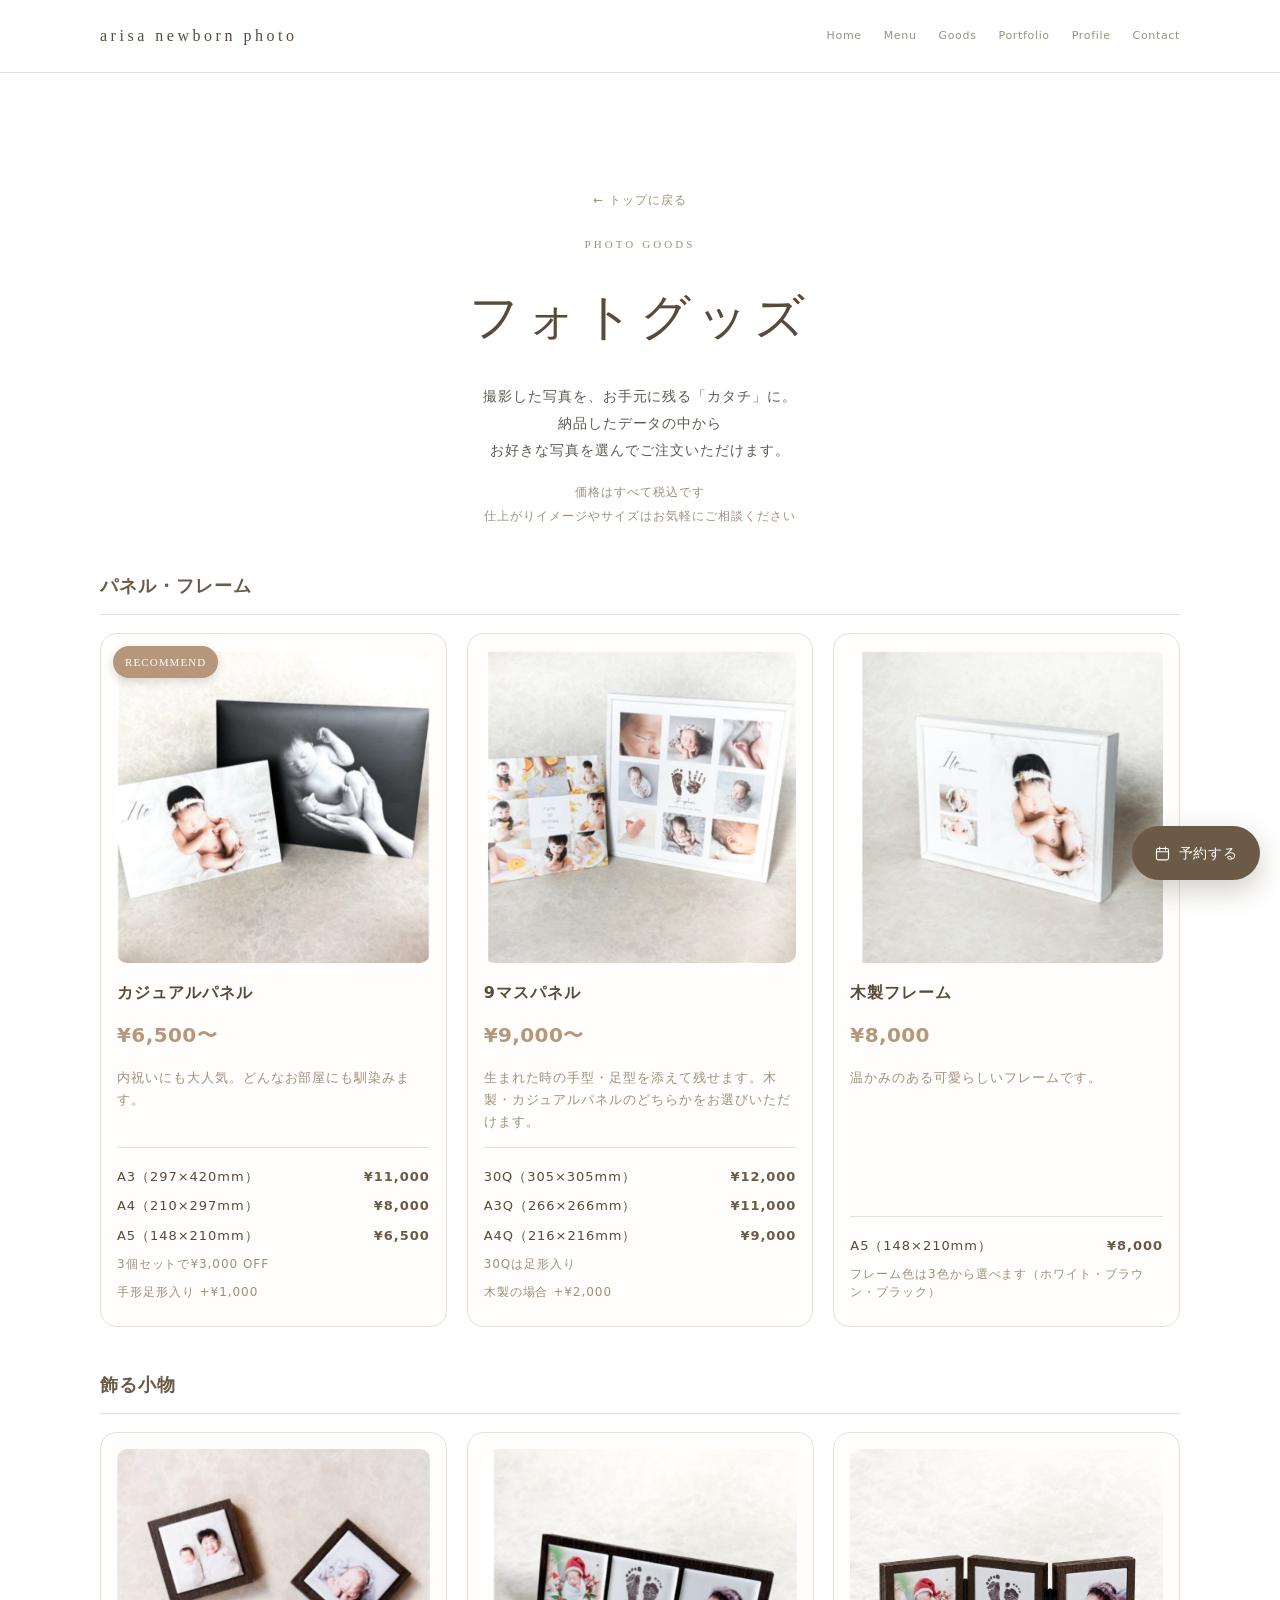
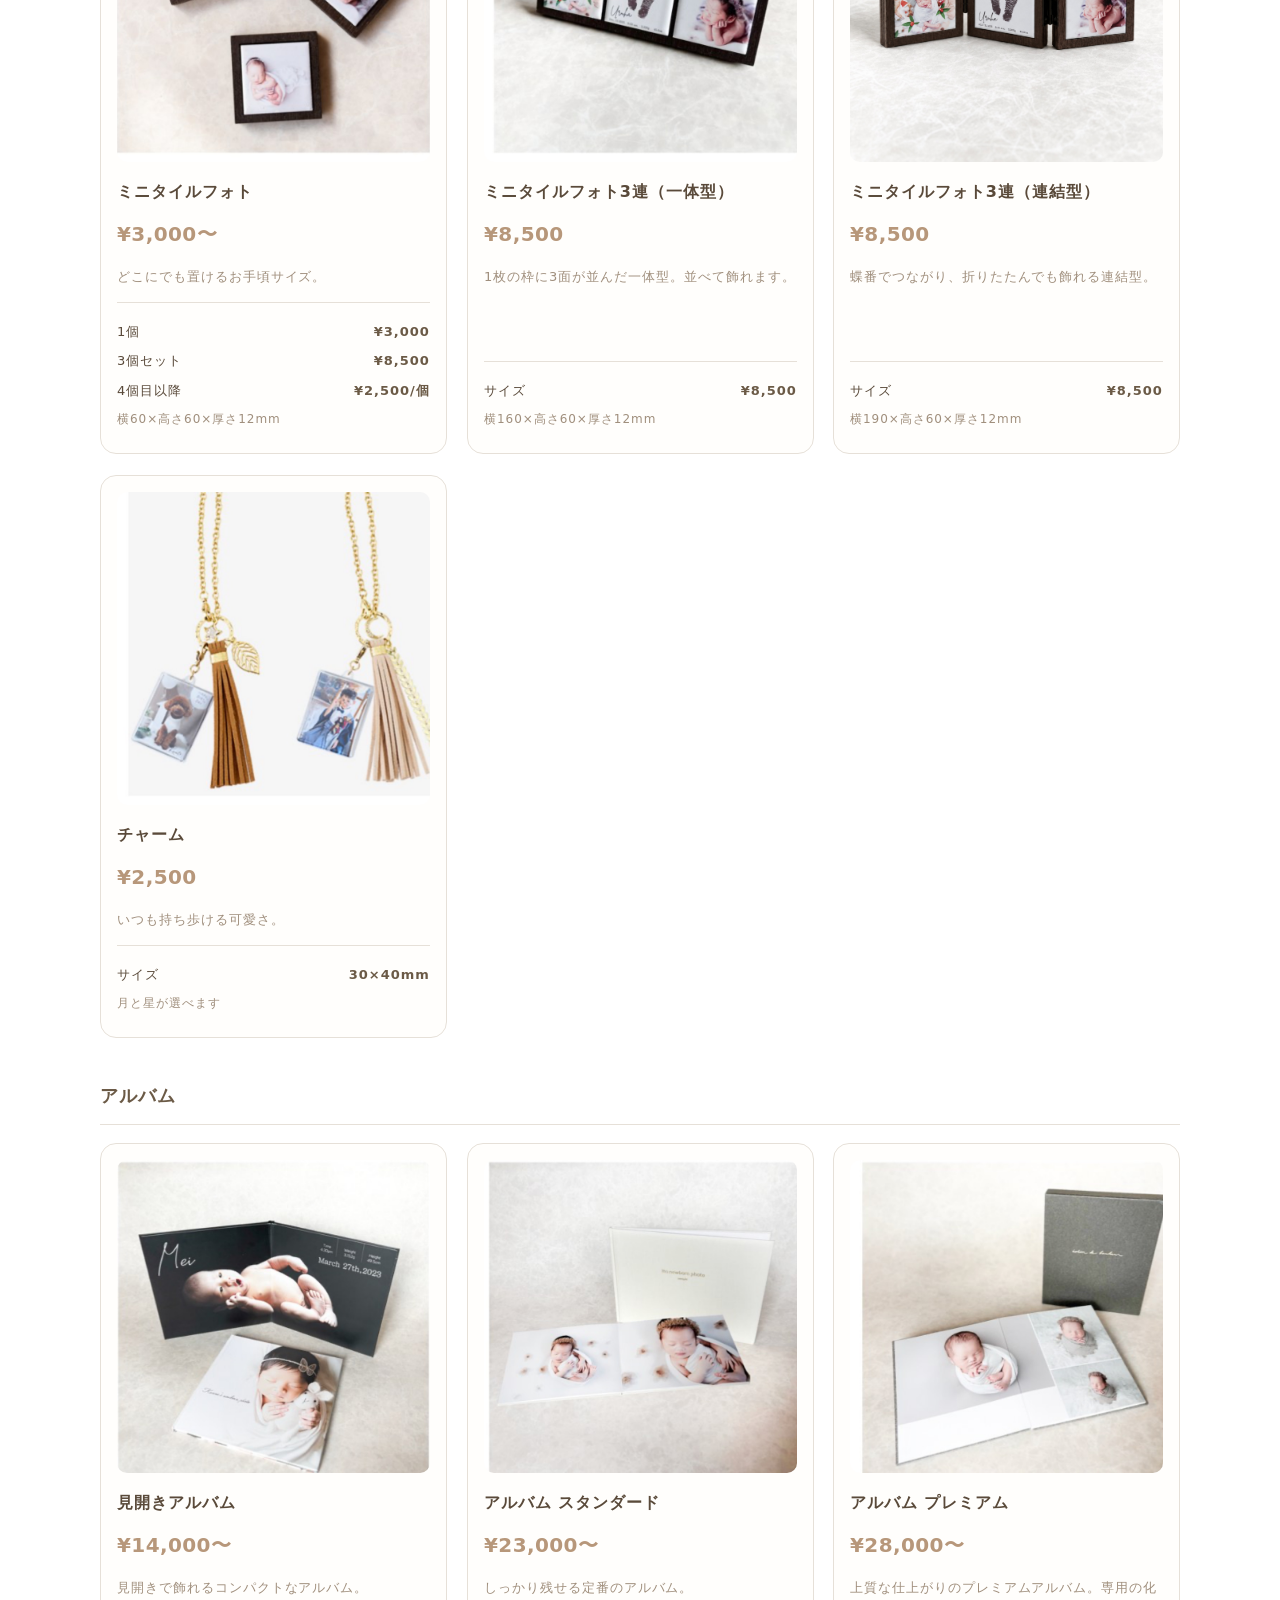
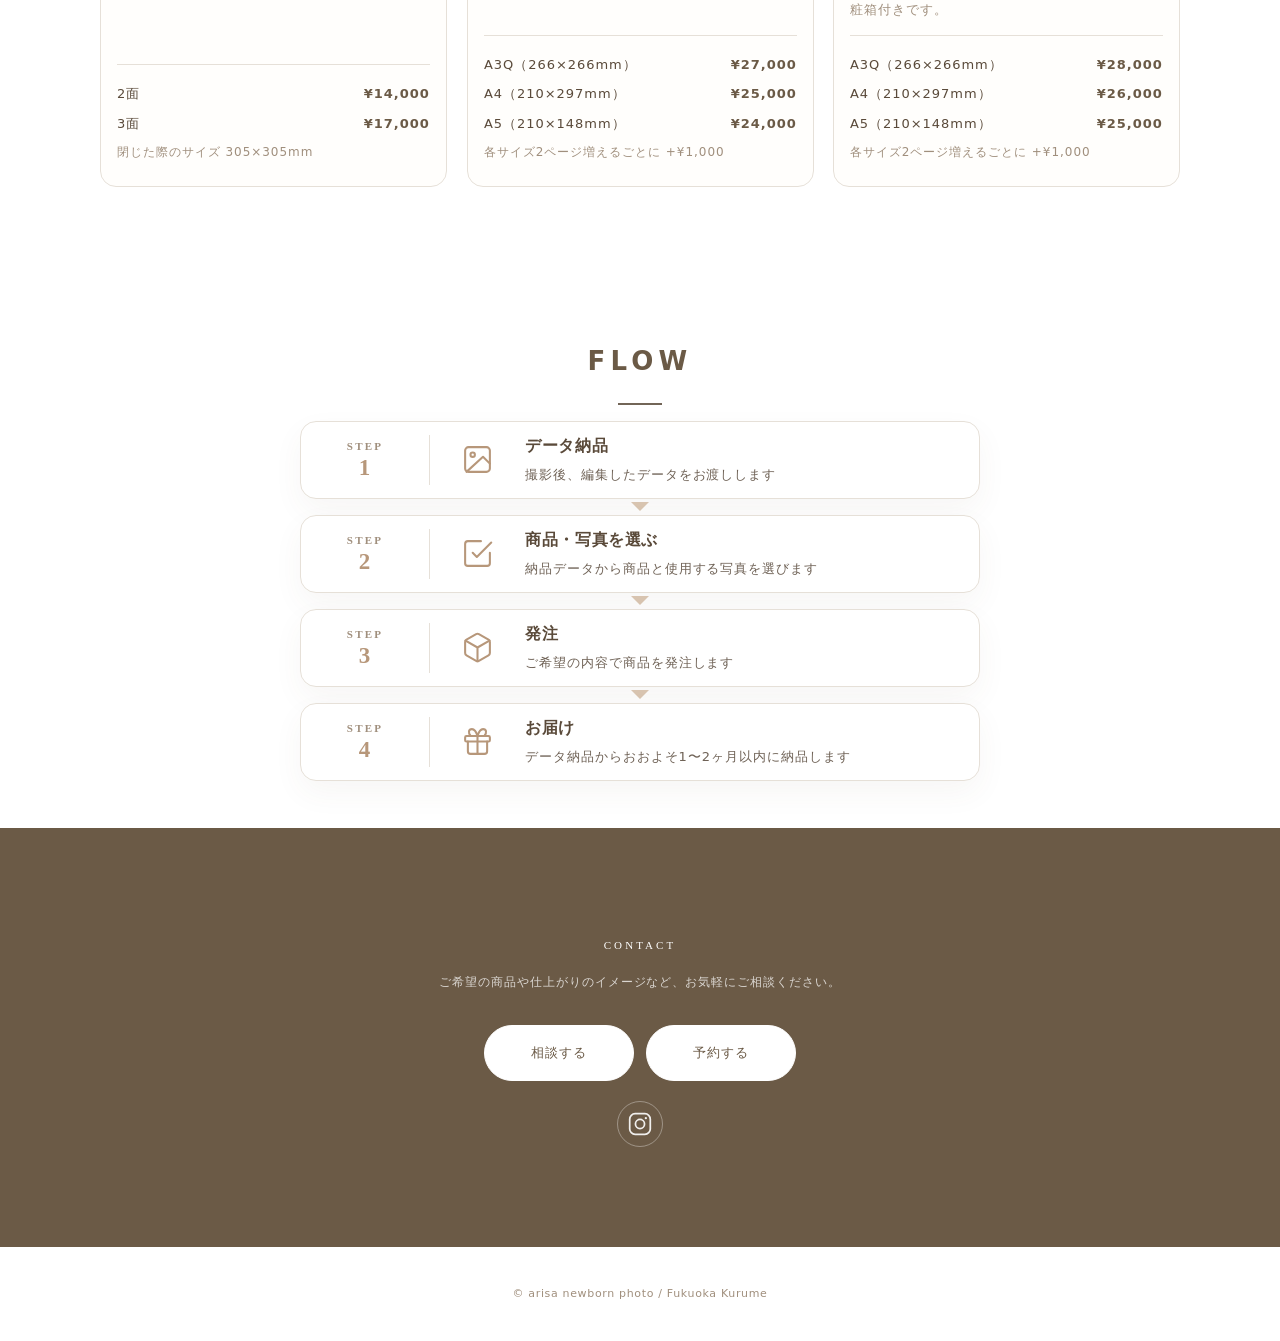
<file: photogoods.html>
<!doctype html>
<html lang="ja">
<head>
  <meta charset="utf-8" />
  <meta name="viewport" content="width=device-width, initial-scale=1" />
  <title>フォトグッズ｜arisa newborn photo</title>
  <link rel="stylesheet" href="style.css?v=95" />
</head>
<body>
  <header class="nav"><div class="container nav-inner"><div class="brand"><a href="index.html">arisa newborn photo</a></div><input id="nav-toggle" class="nav-checkbox" type="checkbox" /><label class="nav-toggle" for="nav-toggle" aria-label="メニューを開閉"><span></span><span></span><span></span></label><nav class="nav-links"><a href="index.html">Home</a><a href="index.html#service">Menu</a><a href="photogoods.html">Goods</a><a href="portfolio.html">Portfolio</a><a href="profile.html">Profile</a><a href="index.html#contact">Contact</a></nav></div></header>
  <main>
    <div class="page-head container"><a class="backlink" href="index.html">トップに戻る</a><div style="margin-top:18px"><span class="eyebrow">Photo goods</span><h1>フォトグッズ</h1><p style="text-align:center;font-size:13.5px;line-height:2">撮影した写真を、お手元に残る「カタチ」に。<br>納品したデータの中から<br>お好きな写真を選んでご注文いただけます。</p></div></div>

    <section style="padding-top:16px"><div class="container"><p class="note" style="text-align:center;margin:0 0 8px">価格はすべて税込です<br>仕上がりイメージやサイズはお気軽にご相談ください</p>

      <div class="goods-cat"><h3>パネル・フレーム</h3></div>
      <div class="goods-cards">
        <div class="goods-card"><span class="g-badge">recommend</span><img src="写真フォルダ/photogoods/goods-casual-panel.jpg" alt="カジュアルパネル"><h4>カジュアルパネル</h4><p class="g-price">¥6,500〜</p><p class="g-desc">内祝いにも大人気。どんなお部屋にも馴染みます。</p><ul>
          <li>A3（297×420mm）<b>¥11,000</b></li>
          <li>A4（210×297mm）<b>¥8,000</b></li>
          <li>A5（148×210mm）<b>¥6,500</b></li>
          <li class="g-note">3個セットで¥3,000 OFF</li>
          <li class="g-note">手形足形入り +¥1,000</li>
        </ul></div>
        <div class="goods-card"><img src="写真フォルダ/photogoods/goods-9panel.jpg" alt="9マスパネル"><h4>9マスパネル</h4><p class="g-price">¥9,000〜</p><p class="g-desc">生まれた時の手型・足型を添えて残せます。木製・カジュアルパネルのどちらかをお選びいただけます。</p><ul>
          <li>30Q（305×305mm）<b>¥12,000</b></li>
          <li>A3Q（266×266mm）<b>¥11,000</b></li>
          <li>A4Q（216×216mm）<b>¥9,000</b></li>
          <li class="g-note">30Qは足形入り</li>
          <li class="g-note">木製の場合 +¥2,000</li>
        </ul></div>
        <div class="goods-card"><img src="写真フォルダ/photogoods/goods-wood-frame.jpg" alt="木製フレーム"><h4>木製フレーム</h4><p class="g-price">¥8,000</p><p class="g-desc">温かみのある可愛らしいフレームです。</p><ul>
          <li>A5（148×210mm）<b>¥8,000</b></li>
          <li class="g-note">フレーム色は3色から選べます（ホワイト・ブラウン・ブラック）</li>
        </ul></div>
      </div>

      <div class="goods-cat"><h3>飾る小物</h3></div>
      <div class="goods-cards">
        <div class="goods-card"><img src="写真フォルダ/photogoods/goods-minitile.jpg" alt="ミニタイルフォト"><h4>ミニタイルフォト</h4><p class="g-price">¥3,000〜</p><p class="g-desc">どこにでも置けるお手頃サイズ。</p><ul>
          <li>1個<b>¥3,000</b></li>
          <li>3個セット<b>¥8,500</b></li>
          <li>4個目以降<b>¥2,500/個</b></li>
          <li class="g-note">横60×高さ60×厚さ12mm</li>
        </ul></div>
        <div class="goods-card"><img src="写真フォルダ/photogoods/goods-minitile3-ittaigata.jpg" alt="ミニタイルフォト3連 一体型"><h4>ミニタイルフォト3連（一体型）</h4><p class="g-price">¥8,500</p><p class="g-desc">1枚の枠に3面が並んだ一体型。並べて飾れます。</p><ul>
          <li>サイズ<b>¥8,500</b></li>
          <li class="g-note">横160×高さ60×厚さ12mm</li>
        </ul></div>
        <div class="goods-card"><img src="写真フォルダ/photogoods/goods-minitile3-renketsugata.jpg" alt="ミニタイルフォト3連 連結型"><h4>ミニタイルフォト3連（連結型）</h4><p class="g-price">¥8,500</p><p class="g-desc">蝶番でつながり、折りたたんでも飾れる連結型。</p><ul>
          <li>サイズ<b>¥8,500</b></li>
          <li class="g-note">横190×高さ60×厚さ12mm</li>
        </ul></div>
        <div class="goods-card"><img src="写真フォルダ/photogoods/goods-charm.jpg" alt="チャーム"><h4>チャーム</h4><p class="g-price">¥2,500</p><p class="g-desc">いつも持ち歩ける可愛さ。</p><ul>
          <li>サイズ<b>30×40mm</b></li>
          <li class="g-note">月と星が選べます</li>
        </ul></div>
      </div>

      <div class="goods-cat"><h3>アルバム</h3></div>
      <div class="goods-cards">
        <div class="goods-card"><img src="写真フォルダ/photogoods/goods-album-open.jpg" alt="見開きアルバム"><h4>見開きアルバム</h4><p class="g-price">¥14,000〜</p><p class="g-desc">見開きで飾れるコンパクトなアルバム。</p><ul>
          <li>2面<b>¥14,000</b></li>
          <li>3面<b>¥17,000</b></li>
          <li class="g-note">閉じた際のサイズ 305×305mm</li>
        </ul></div>
        <div class="goods-card"><img src="写真フォルダ/photogoods/goods-album-standard.jpg" alt="アルバム スタンダード"><h4>アルバム スタンダード</h4><p class="g-price">¥23,000〜</p><p class="g-desc">しっかり残せる定番のアルバム。</p><ul>
          <li>A3Q（266×266mm）<b>¥27,000</b></li>
          <li>A4（210×297mm）<b>¥25,000</b></li>
          <li>A5（210×148mm）<b>¥24,000</b></li>
          <li class="g-note">各サイズ2ページ増えるごとに +¥1,000</li>
        </ul></div>
        <div class="goods-card"><img src="写真フォルダ/photogoods/goods-album-premium.jpg" alt="アルバム プレミアム"><h4>アルバム プレミアム</h4><p class="g-price">¥28,000〜</p><p class="g-desc">上質な仕上がりのプレミアムアルバム。専用の化粧箱付きです。</p><ul>
          <li>A3Q（266×266mm）<b>¥28,000</b></li>
          <li>A4（210×297mm）<b>¥26,000</b></li>
          <li>A5（210×148mm）<b>¥25,000</b></li>
          <li class="g-note">各サイズ2ページ増えるごとに +¥1,000</li>
        </ul></div>
      </div>
    </div></section>

    <section><div class="narrow"><div class="section-title"><span class="eyebrow">Flow</span><h2>ご注文から納品まで</h2></div><div class="flow"><div class="step"><div class="step-number">1</div><div class="step-icon"><svg viewBox="0 0 24 24" fill="none" stroke="currentColor" stroke-width="1.5" stroke-linecap="round" stroke-linejoin="round"><rect x="3" y="3" width="18" height="18" rx="2.5"/><circle cx="8.5" cy="8.5" r="1.6"/><path d="M21 15l-5-5L4 21"/></svg></div><div class="step-body"><h3>データ納品</h3><p>撮影後、編集したデータをお渡しします</p></div></div><div class="step"><div class="step-number">2</div><div class="step-icon"><svg viewBox="0 0 24 24" fill="none" stroke="currentColor" stroke-width="1.5" stroke-linecap="round" stroke-linejoin="round"><path d="M21 11.5V19a2 2 0 0 1-2 2H5a2 2 0 0 1-2-2V5a2 2 0 0 1 2-2h9.5"/><path d="M8.5 11.5l3 3L22 4"/></svg></div><div class="step-body"><h3>商品・写真を選ぶ</h3><p>納品データから商品と使用する写真を選びます</p></div></div><div class="step"><div class="step-number">3</div><div class="step-icon"><svg viewBox="0 0 24 24" fill="none" stroke="currentColor" stroke-width="1.5" stroke-linecap="round" stroke-linejoin="round"><path d="M21 16V8a2 2 0 0 0-1-1.73l-7-4a2 2 0 0 0-2 0l-7 4A2 2 0 0 0 3 8v8a2 2 0 0 0 1 1.73l7 4a2 2 0 0 0 2 0l7-4A2 2 0 0 0 21 16z"/><path d="M3.3 7l8.7 5 8.7-5M12 22V12"/></svg></div><div class="step-body"><h3>発注</h3><p>ご希望の内容で商品を発注します</p></div></div><div class="step"><div class="step-number">4</div><div class="step-icon"><svg viewBox="0 0 24 24" fill="none" stroke="currentColor" stroke-width="1.5" stroke-linecap="round" stroke-linejoin="round"><rect x="3" y="8" width="18" height="4" rx="1"/><path d="M12 8v13M5 12v7a2 2 0 0 0 2 2h10a2 2 0 0 0 2-2v-7"/><path d="M12 8S10.5 3 8 3 5 5.5 7 8m5 0s1.5-5 4-5 3 2.5 1 5"/></svg></div><div class="step-body"><h3>お届け</h3><p>データ納品からおおよそ1〜2ヶ月以内に納品します</p></div></div></div></div></section>

    <section id="contact" class="cta"><div class="narrow"><span class="eyebrow">Contact</span><p>ご希望の商品や仕上がりのイメージなど、お気軽にご相談ください。</p><div class="btns" style="justify-content:center"><a class="btn line" href="https://lin.ee/nrPaFDa" target="_blank" rel="noreferrer">相談する</a><a class="btn js-book" href="#booking">予約する</a></div><a class="ig-link" href="https://www.instagram.com/arisa_newbornphoto/" target="_blank" rel="noreferrer" aria-label="Instagramを見る"><svg viewBox="0 0 24 24" width="26" height="26" fill="none" stroke="currentColor" stroke-width="1.6" stroke-linecap="round" stroke-linejoin="round"><rect x="2.5" y="2.5" width="19" height="19" rx="5"/><circle cx="12" cy="12" r="4.2"/><circle cx="17.4" cy="6.6" r="1.05" fill="currentColor" stroke="none"/></svg></a></div></section>
  </main>
  <footer class="footer">© arisa newborn photo / Fukuoka Kurume</footer>
  <a class="fab js-book" href="#booking" target="_blank" rel="noreferrer" aria-label="予約する"><svg viewBox="0 0 24 24" width="17" height="17" fill="none" stroke="currentColor" stroke-width="1.6" stroke-linecap="round" stroke-linejoin="round"><rect x="3.5" y="5" width="17" height="16" rx="2.5"/><path d="M3.5 9.5h17M8 3v4M16 3v4"/></svg><span>予約する</span></a>
  <script src="booking.js?v=7" defer></script>
</body>
</html>
</file>
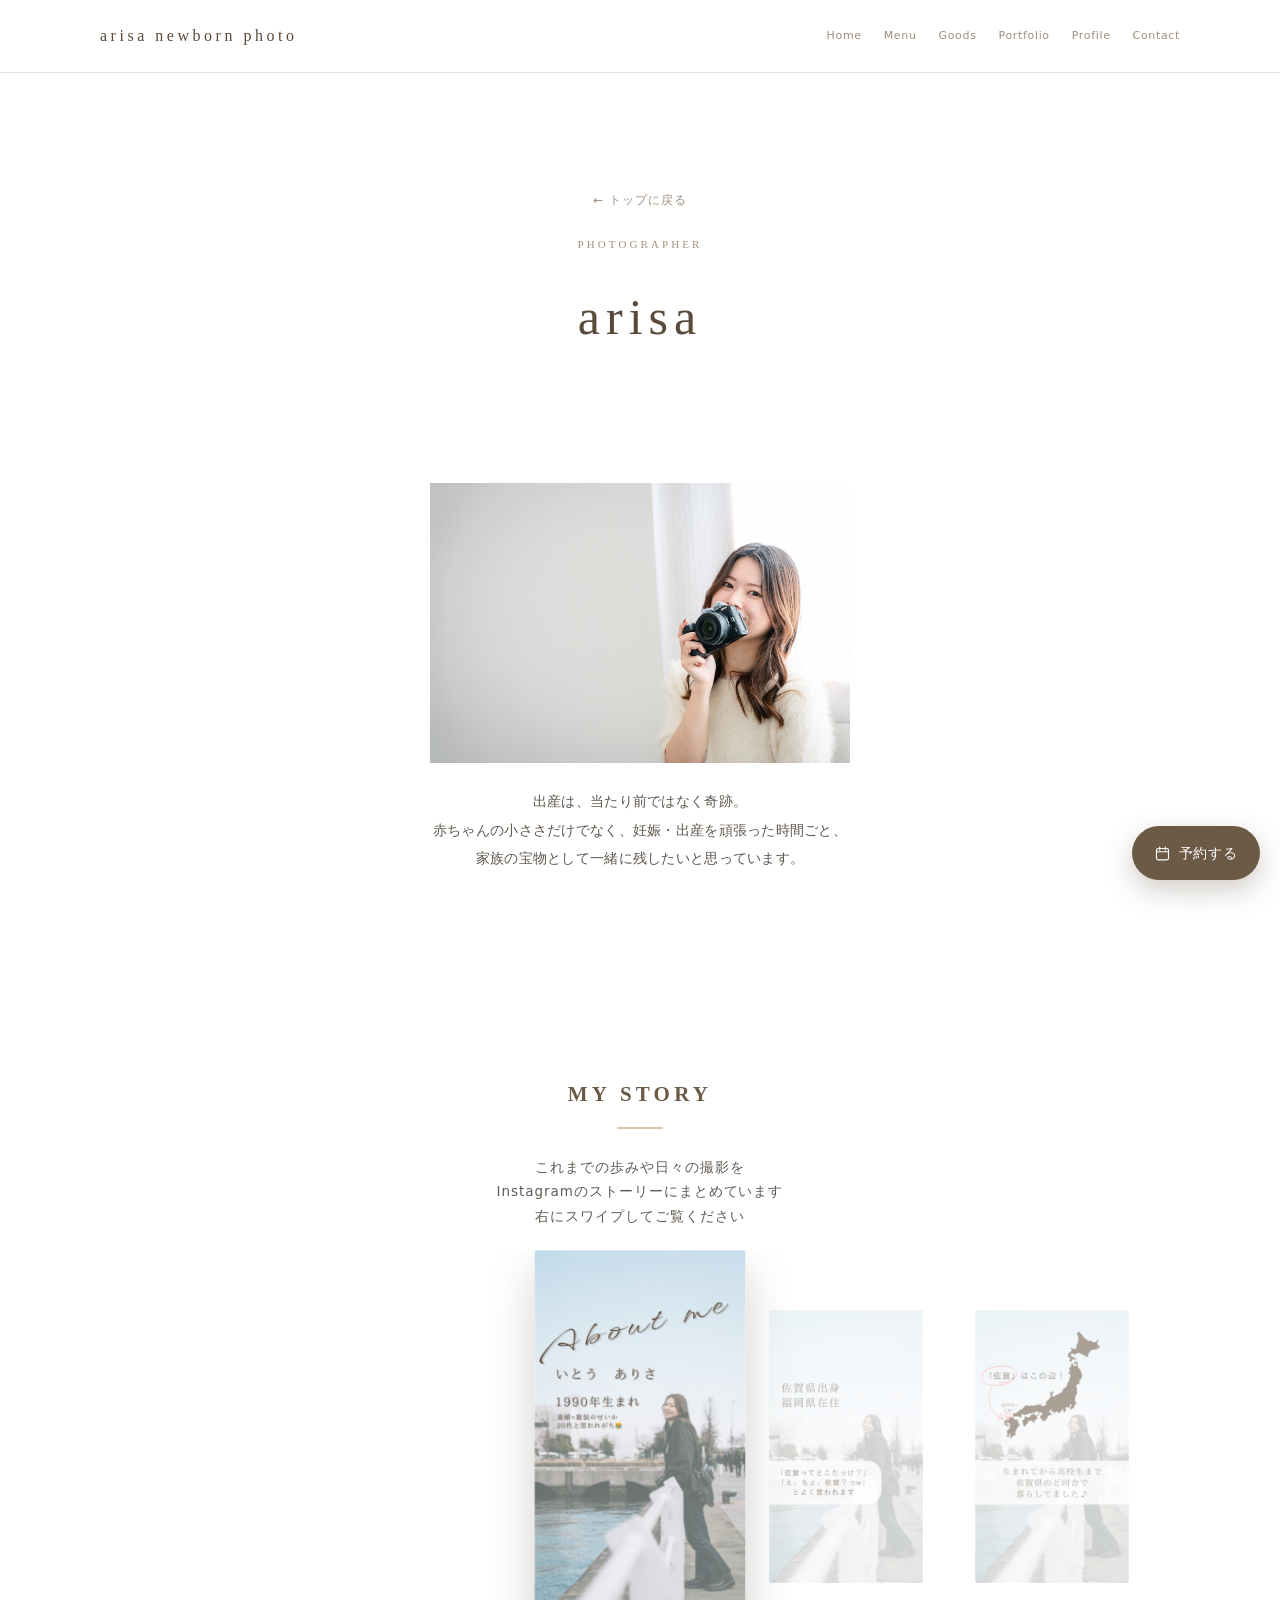
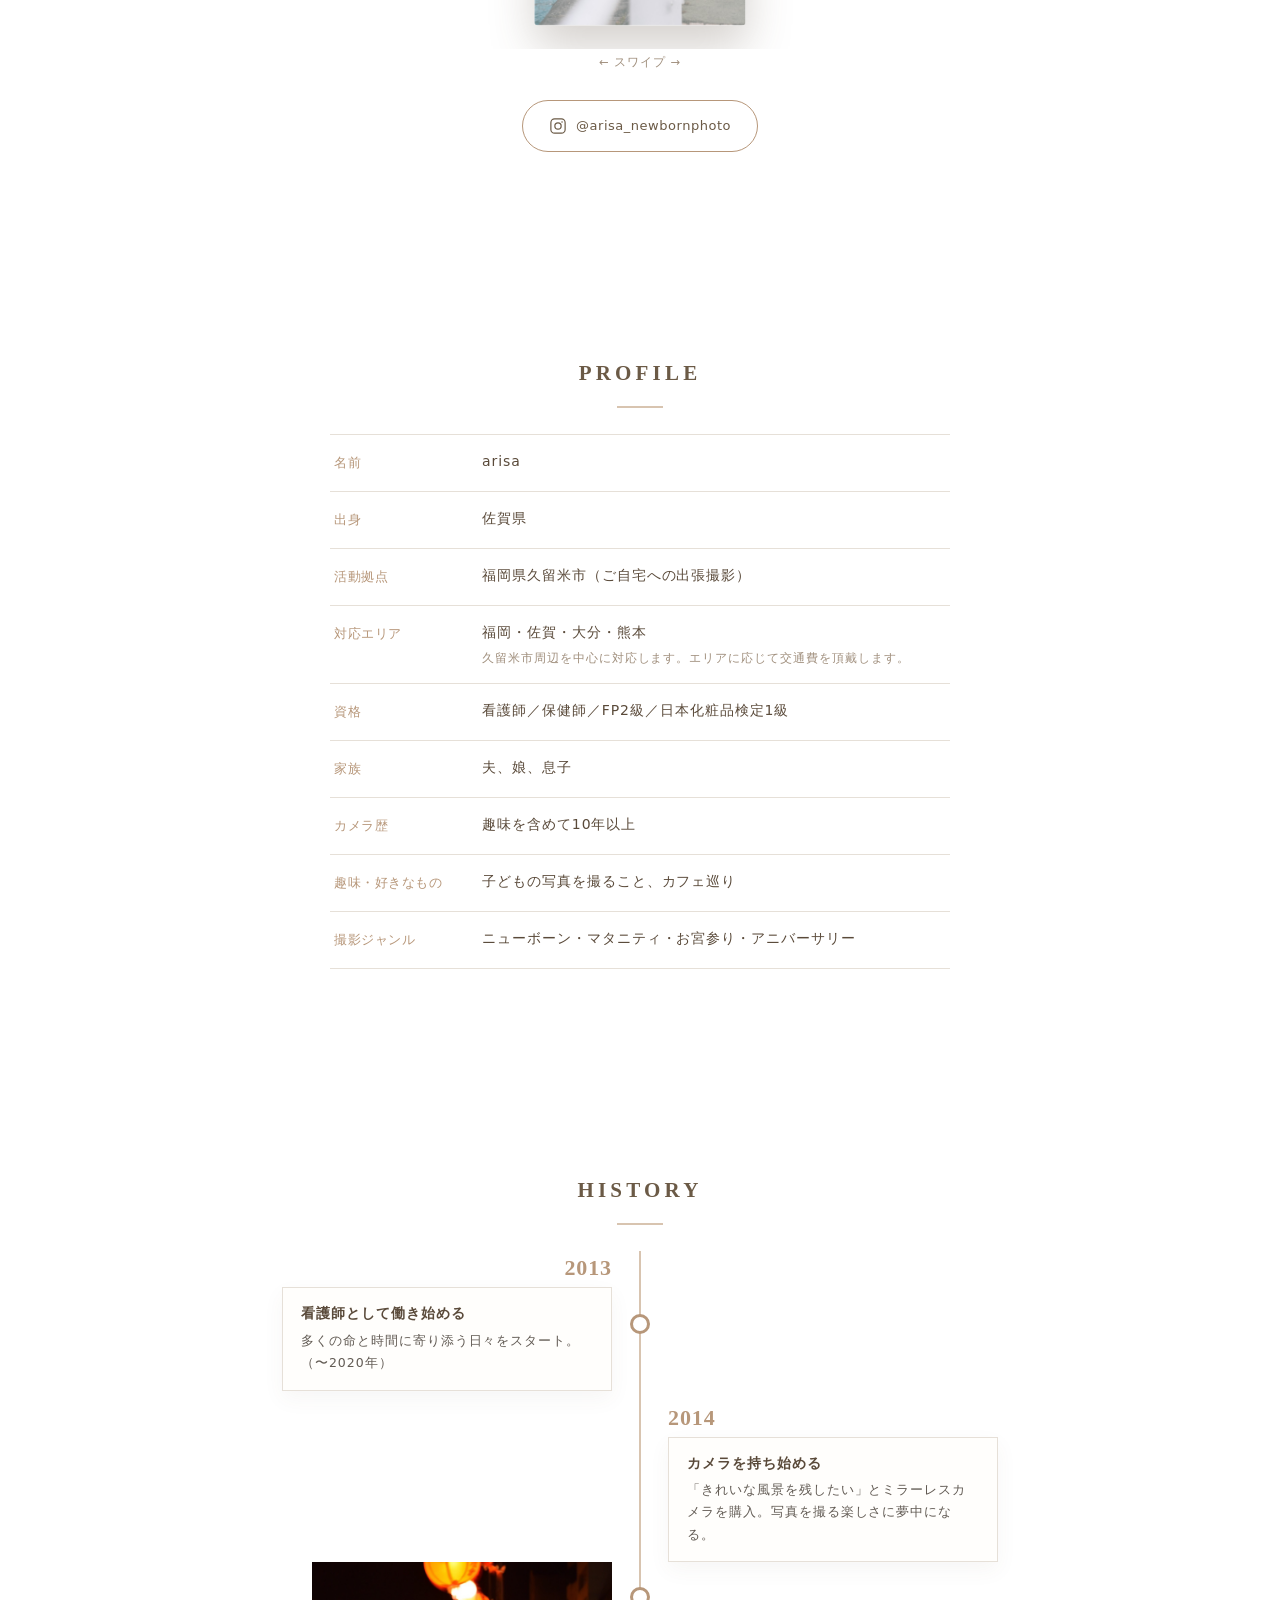
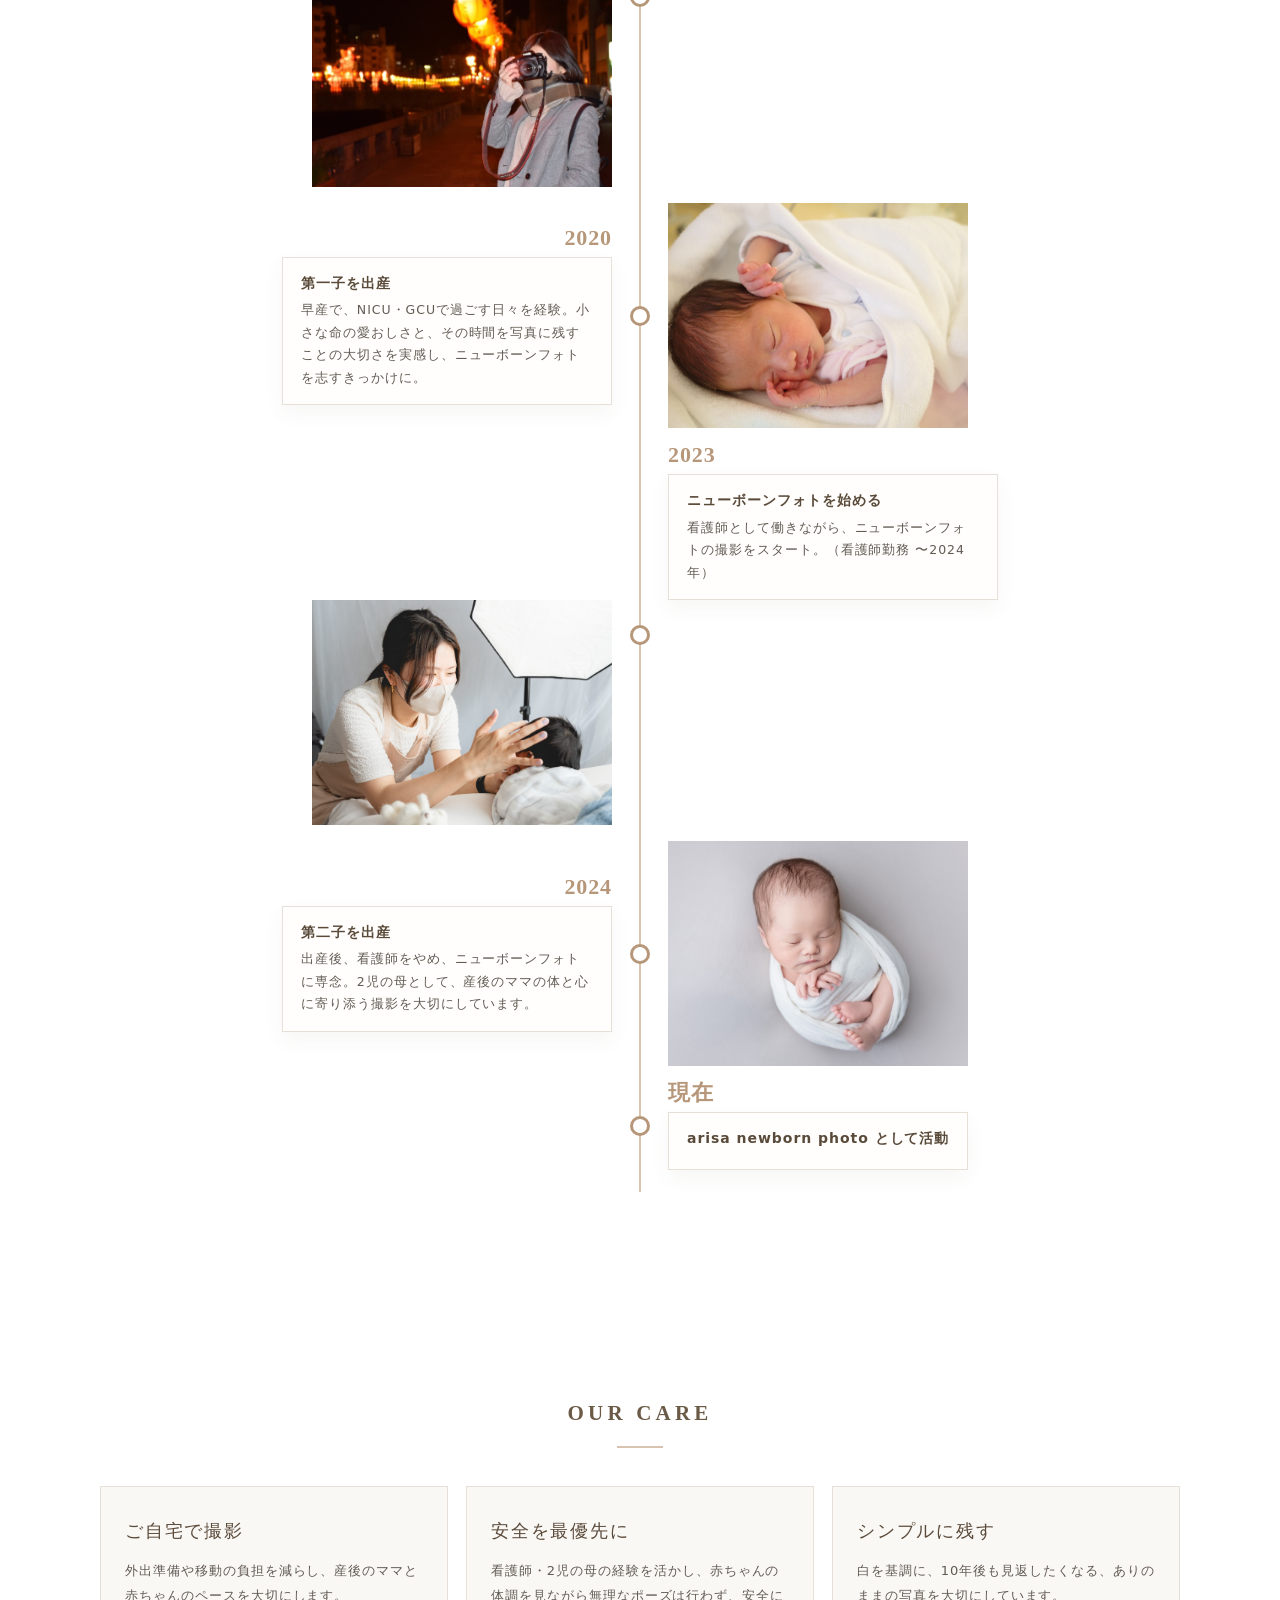
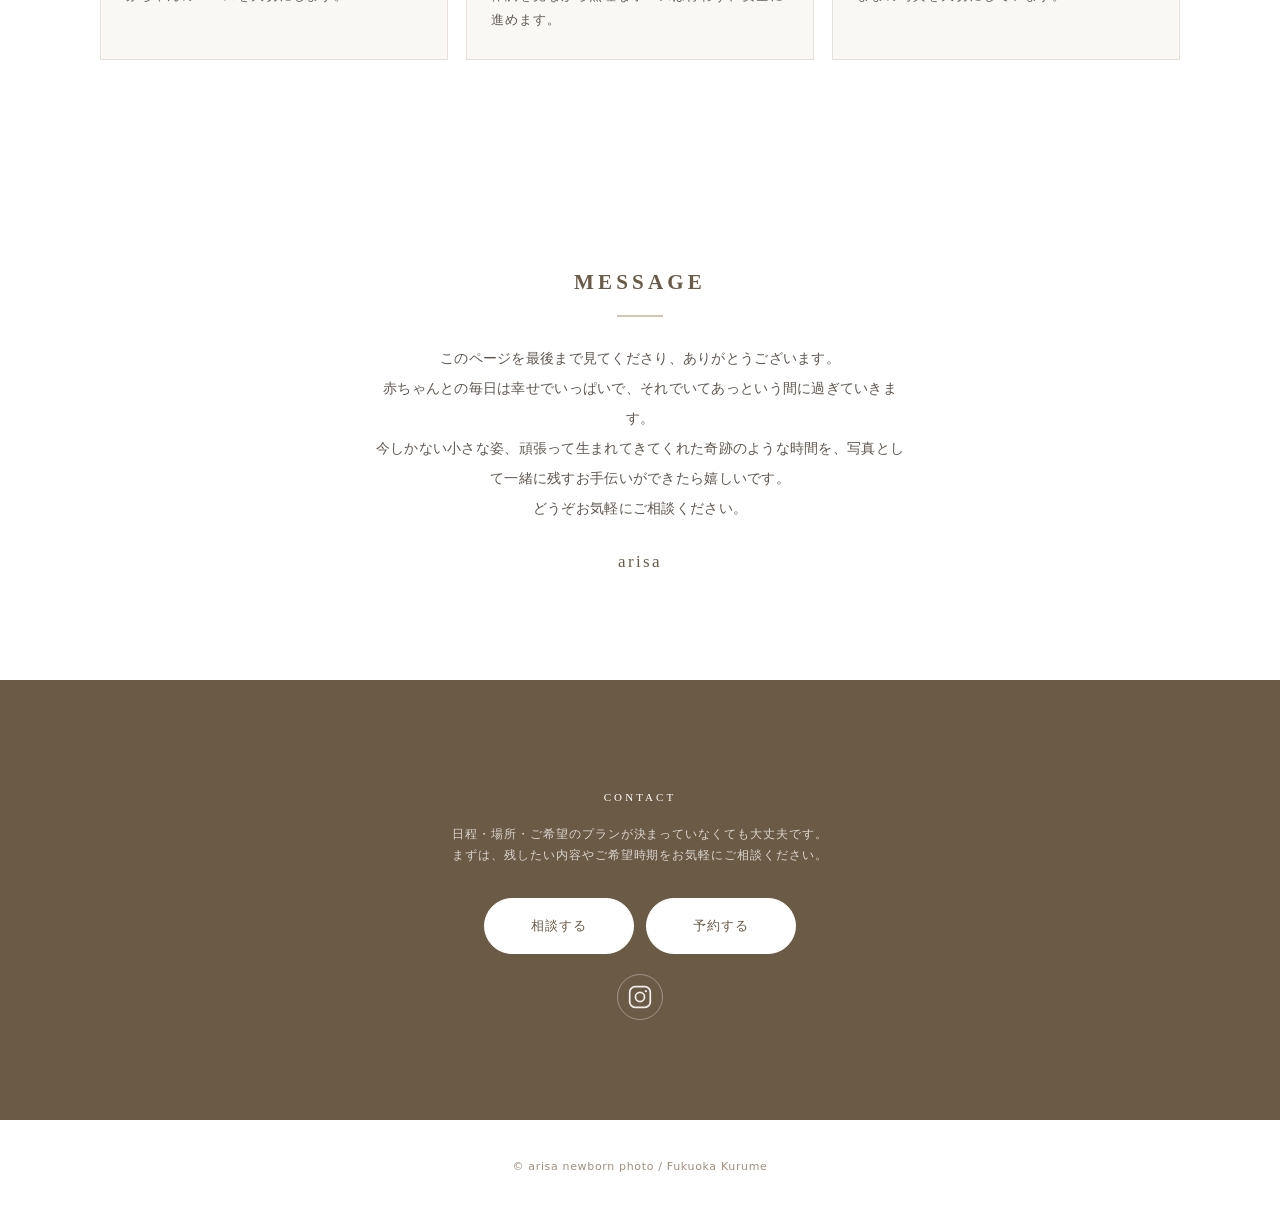
<file: profile.html>
<!doctype html>
<html lang="ja">
<head>
  <meta charset="utf-8" />
  <meta name="viewport" content="width=device-width, initial-scale=1" />
  <title>プロフィール｜arisa newborn photo</title>
  <link rel="stylesheet" href="style.css?v=109" />
</head>
<body>
  <header class="nav"><div class="container nav-inner"><div class="brand"><a href="index.html">arisa newborn photo</a></div><input id="nav-toggle" class="nav-checkbox" type="checkbox" /><label class="nav-toggle" for="nav-toggle" aria-label="メニューを開閉"><span></span><span></span><span></span></label><nav class="nav-links"><a href="index.html">Home</a><a href="index.html#service">Menu</a><a href="photogoods.html">Goods</a><a href="portfolio.html">Portfolio</a><a href="profile.html">Profile</a><a href="index.html#contact">Contact</a></nav></div></header>
  <main>
    <div class="page-head container"><a class="backlink" href="index.html">トップに戻る</a><div style="margin-top:18px"><span class="eyebrow">Photographer</span><h1>arisa</h1></div></div>

    <section><div class="narrow"><div class="pf-intro">
      <div class="pf-intro-photo"><img src="写真フォルダ/profiles story/profile-1.jpg" alt="フォトグラファー arisa"></div>
      <p class="pf-intro-msg">出産は、当たり前ではなく奇跡。<br>赤ちゃんの小ささだけでなく、妊娠・出産を頑張った時間ごと、<br>家族の宝物として一緒に残したいと思っています。</p>
    </div></div></section>

    <section><div class="container"><div class="pf-heading pf-heading--center"><h2><span class="en">My Story</span></h2></div>
      <p class="ig-lead">これまでの歩みや日々の撮影を<br>Instagramのストーリーにまとめています<br>右にスワイプしてご覧ください</p>
      <div class="story-carousel">
        <img src="写真フォルダ/profiles story/1.jpg" alt="ストーリー" loading="lazy">
        <img src="写真フォルダ/profiles story/2.jpg" alt="ストーリー" loading="lazy">
        <img src="写真フォルダ/profiles story/3.jpg" alt="ストーリー" loading="lazy">
        <img src="写真フォルダ/profiles story/4.jpg" alt="ストーリー" loading="lazy">
        <img src="写真フォルダ/profiles story/5.jpg" alt="ストーリー" loading="lazy">
        <img src="写真フォルダ/profiles story/6.jpg" alt="ストーリー" loading="lazy">
        <img src="写真フォルダ/profiles story/7.jpg" alt="ストーリー" loading="lazy">
        <img src="写真フォルダ/profiles story/8.jpg" alt="ストーリー" loading="lazy">
        <img src="写真フォルダ/profiles story/9.jpg" alt="ストーリー" loading="lazy">
        <img src="写真フォルダ/profiles story/10.jpg" alt="ストーリー" loading="lazy">
        <img src="写真フォルダ/profiles story/11.jpg" alt="ストーリー" loading="lazy">
        <img src="写真フォルダ/profiles story/12.jpg" alt="ストーリー" loading="lazy">
        <img src="写真フォルダ/profiles story/13.jpg" alt="ストーリー" loading="lazy">
        <img src="写真フォルダ/profiles story/14.jpg" alt="ストーリー" loading="lazy">
        <img src="写真フォルダ/profiles story/15.jpg" alt="ストーリー" loading="lazy">
        <img src="写真フォルダ/profiles story/16.jpg" alt="ストーリー" loading="lazy">
        <img src="写真フォルダ/profiles story/17.jpg" alt="ストーリー" loading="lazy">
        <img src="写真フォルダ/profiles story/18.jpg" alt="ストーリー" loading="lazy">
        <img src="写真フォルダ/profiles story/19.jpg" alt="ストーリー" loading="lazy">
        <img src="写真フォルダ/profiles story/20.jpg" alt="ストーリー" loading="lazy">
        <img src="写真フォルダ/profiles story/21.jpg" alt="ストーリー" loading="lazy">
        <img src="写真フォルダ/profiles story/22.jpg" alt="ストーリー" loading="lazy">
        <button type="button" class="story-replay"><svg viewBox="0 0 24 24" fill="none" stroke="currentColor" stroke-width="1.5" stroke-linecap="round" stroke-linejoin="round"><path d="M21 12a9 9 0 1 1-2.64-6.36"/><path d="M21 3v5h-5"/></svg><span>もう一度見る</span></button>
      </div>
      <p class="story-hint">← スワイプ →</p>
      <div class="ig-follow-wrap"><a class="ig-follow" href="https://www.instagram.com/arisa_newbornphoto/" target="_blank" rel="noreferrer"><svg viewBox="0 0 24 24" width="18" height="18" fill="none" stroke="currentColor" stroke-width="1.6" stroke-linecap="round" stroke-linejoin="round"><rect x="2.5" y="2.5" width="19" height="19" rx="5"/><circle cx="12" cy="12" r="4.2"/><circle cx="17.4" cy="6.6" r="1.05" fill="currentColor" stroke="none"/></svg>@arisa_newbornphoto</a></div>
    </div></section>
    <section><div class="narrow"><div class="pf-heading"><h2><span class="en">Profile</span></h2></div>
      <dl class="profile-table">
        <div><dt>名前</dt><dd>arisa</dd></div>
        <div><dt>出身</dt><dd>佐賀県</dd></div>
        <div><dt>活動拠点</dt><dd>福岡県久留米市（ご自宅への出張撮影）</dd></div>
        <div><dt>対応エリア</dt><dd>福岡・佐賀・大分・熊本<br><span class="pt-note">久留米市周辺を中心に対応します。エリアに応じて交通費を頂戴します。</span></dd></div>
        <div><dt>資格</dt><dd>看護師／保健師／FP2級／日本化粧品検定1級</dd></div>
        <div><dt>家族</dt><dd>夫、娘、息子</dd></div>
        <div><dt>カメラ歴</dt><dd>趣味を含めて10年以上</dd></div>
        <div><dt>趣味・好きなもの</dt><dd>子どもの写真を撮ること、カフェ巡り</dd></div>
        <div><dt>撮影ジャンル</dt><dd>ニューボーン・マタニティ・お宮参り・アニバーサリー</dd></div>
      </dl>
    </div></section>

    <section><div class="container"><div class="pf-heading"><h2><span class="en">History</span></h2></div>
      <ol class="pf-timeline">
        <li><div class="tl-main"><span class="tl-year">2013</span><div class="tl-card"><h3>看護師として働き始める</h3><p>多くの命と時間に寄り添う日々をスタート。（〜2020年）</p></div></div><div class="tl-photo-wrap"></div></li>
        <li><div class="tl-main"><span class="tl-year">2014</span><div class="tl-card"><h3>カメラを持ち始める</h3><p>「きれいな風景を残したい」とミラーレスカメラを購入。写真を撮る楽しさに夢中になる。</p></div></div><div class="tl-photo-wrap"><img class="tl-photo" src="写真フォルダ/profiles story/profile-7.JPG" alt="マタニティフォト" loading="lazy"></div></li>
        <li><div class="tl-main"><span class="tl-year">2020</span><div class="tl-card"><h3>第一子を出産</h3><p>早産で、NICU・GCUで過ごす日々を経験。小さな命の愛おしさと、その時間を写真に残すことの大切さを実感し、ニューボーンフォトを志すきっかけに。</p></div></div><div class="tl-photo-wrap"><img class="tl-photo" src="写真フォルダ/profiles story/profile-history1.JPG" alt="ニューボーンフォト作例" loading="lazy"></div></li>
        <li><div class="tl-main"><span class="tl-year">2023</span><div class="tl-card"><h3>ニューボーンフォトを始める</h3><p>看護師として働きながら、ニューボーンフォトの撮影をスタート。（看護師勤務 〜2024年）</p></div></div><div class="tl-photo-wrap"><img class="tl-photo" src="写真フォルダ/profiles story/profile-9.jpg" alt="ニューボーンフォト作例" loading="lazy"></div></li>
        <li><div class="tl-main"><span class="tl-year">2024</span><div class="tl-card"><h3>第二子を出産</h3><p>出産後、看護師をやめ、ニューボーンフォトに専念。2児の母として、産後のママの体と心に寄り添う撮影を大切にしています。</p></div></div><div class="tl-photo-wrap"><img class="tl-photo" src="写真フォルダ/photo/布.jpg" alt="ニューボーンフォト作例" loading="lazy"></div></li>
        <li><div class="tl-main"><span class="tl-year">現在</span><div class="tl-card"><h3>arisa newborn photo として活動</h3></div></div><div class="tl-photo-wrap"></div></li>
        </ol>
    </div></section>

    <section><div class="container"><div class="pf-heading"><h2><span class="en">Our Care</span></h2></div><div class="intro-grid">
      <div class="intro-card"><h3>ご自宅で撮影</h3><p>外出準備や移動の負担を減らし、産後のママと赤ちゃんのペースを大切にします。</p></div>
      <div class="intro-card"><h3>安全を最優先に</h3><p>看護師・2児の母の経験を活かし、赤ちゃんの体調を見ながら無理なポーズは行わず、安全に進めます。</p></div>
      <div class="intro-card"><h3>シンプルに残す</h3><p>白を基調に、10年後も見返したくなる、ありのままの写真を大切にしています。</p></div>
    </div></div></section>


    <section><div class="narrow"><div class="pf-heading"><h2><span class="en">Message</span></h2></div>
      <p class="pf-message">このページを最後まで見てくださり、ありがとうございます。<br>赤ちゃんとの毎日は幸せでいっぱいで、それでいてあっという間に過ぎていきます。<br>今しかない小さな姿、頑張って生まれてきてくれた奇跡のような時間を、写真として一緒に残すお手伝いができたら嬉しいです。<br>どうぞお気軽にご相談ください。<span class="sign">arisa</span></p>
    </div></section>

    <section id="contact" class="cta"><div class="narrow"><span class="eyebrow">Contact</span><p><span class="wbr">日程・場所・ご希望のプランが</span><span class="wbr">決まっていなくても大丈夫です。</span><br><span class="wbr">まずは、残したい内容やご希望時期を</span><span class="wbr">お気軽にご相談ください。</span></p><div class="btns" style="justify-content:center"><a class="btn line" href="https://lin.ee/nrPaFDa" target="_blank" rel="noreferrer">相談する</a><a class="btn js-book" href="#booking">予約する</a></div><a class="ig-link" href="https://www.instagram.com/arisa_newbornphoto/" target="_blank" rel="noreferrer" aria-label="Instagramを見る"><svg viewBox="0 0 24 24" width="26" height="26" fill="none" stroke="currentColor" stroke-width="1.6" stroke-linecap="round" stroke-linejoin="round"><rect x="2.5" y="2.5" width="19" height="19" rx="5"/><circle cx="12" cy="12" r="4.2"/><circle cx="17.4" cy="6.6" r="1.05" fill="currentColor" stroke="none"/></svg></a></div></section>
  </main>
  <footer class="footer">© arisa newborn photo / Fukuoka Kurume</footer>
  <a class="fab js-book" href="#booking" target="_blank" rel="noreferrer" aria-label="予約する"><svg viewBox="0 0 24 24" width="17" height="17" fill="none" stroke="currentColor" stroke-width="1.6" stroke-linecap="round" stroke-linejoin="round"><rect x="3.5" y="5" width="17" height="16" rx="2.5"/><path d="M3.5 9.5h17M8 3v4M16 3v4"/></svg><span>予約する</span></a>
  <script>
  (function(){
    var car=document.querySelector('.story-carousel');
    if(!car) return;
    var slides=[].slice.call(car.querySelectorAll('img, .story-replay'));
    var ticking=false;
    function update(){
      ticking=false;
      var cr=car.getBoundingClientRect();
      var cx=cr.left+cr.width/2, best=null, bestD=Infinity;
      slides.forEach(function(im){
        var r=im.getBoundingClientRect();
        var d=Math.abs((r.left+r.width/2)-cx);
        if(d<bestD){bestD=d;best=im;}
      });
      slides.forEach(function(im){im.classList.toggle('is-active', im===best);});
    }
    car.addEventListener('scroll',function(){ if(!ticking){ticking=true;requestAnimationFrame(update);} },{passive:true});
    window.addEventListener('resize',update);
    slides.forEach(function(im){ if(im.tagName==='IMG' && !im.complete){ im.addEventListener('load',update); } });
    var replay=car.querySelector('.story-replay');
    if(replay){ replay.addEventListener('click',function(){ car.scrollTo({left:0,behavior:'smooth'}); }); }
    update();
    // 拡大表示（ライトボックス）
    var lb=document.createElement('div');
    lb.className='story-lightbox';
    lb.innerHTML='<button type="button" class="sl-close" aria-label="閉じる">&times;</button><img alt="ストーリー拡大">';
    document.body.appendChild(lb);
    var lbImg=lb.querySelector('img');
    function closeLb(){ lb.classList.remove('open'); document.body.style.overflow=''; lbImg.removeAttribute('src'); }
    slides.forEach(function(im){
      if(im.tagName==='IMG'){
        im.addEventListener('click',function(){ lbImg.src=im.currentSrc||im.src; lb.classList.add('open'); document.body.style.overflow='hidden'; });
      }
    });
    lb.addEventListener('click',function(e){ if(e.target===lb||e.target.closest('.sl-close')) closeLb(); });
    document.addEventListener('keydown',function(e){ if(e.key==='Escape'&&lb.classList.contains('open')) closeLb(); });
  })();
  </script>
  <script src="booking.js?v=8" defer></script>
</body>
</html>
</file>
<file: style.css>
@charset "UTF-8";
:root{
  --bg:#ffffff;--paper:#fffefc;--ink:#5a4a3a;--muted:#a08f7d;--line:#e6e0d8;--accent:#b7977a;--accent2:#d8c4b0;--soft:#faf8f5;--dark:#6b5a46;
  --line-green:#06C755;
  --shadow:0 20px 50px rgba(90,74,58,.06);
}
*{box-sizing:border-box}
html{scroll-behavior:smooth}
body{margin:0;background:var(--bg);color:var(--ink);font-family:"Noto Sans JP", system-ui, -apple-system, BlinkMacSystemFont, sans-serif;line-height:2;letter-spacing:.06em;font-weight:300}
img{max-width:100%;display:block}
a{color:inherit;text-decoration:none}
.container{width:min(1080px,calc(100% - 40px));margin:auto}
.narrow{width:min(820px,calc(100% - 40px));margin:auto}
.nav{position:sticky;top:0;z-index:10;background:rgba(255,255,255,.86);backdrop-filter:blur(16px);border-bottom:1px solid var(--line)}
.nav-inner{height:72px;display:flex;align-items:center;justify-content:space-between;gap:20px;position:relative}
.brand{font-family:Georgia,"Times New Roman",serif;font-size:16px;letter-spacing:.22em;white-space:nowrap}
.nav-checkbox{position:absolute;opacity:0;pointer-events:none;width:1px;height:1px}
.nav-toggle{display:none;align-items:center;justify-content:center;width:40px;height:34px;padding:0;border:none;background:none;cursor:pointer;flex-direction:column;gap:6px}
.nav-toggle span{display:block;width:24px;height:2px;background:var(--ink);border-radius:1px;transition:transform .25s ease,opacity .25s ease}
.nav-toggle span + span{margin-top:0}
.nav-links{display:flex;gap:22px;font-size:11px;letter-spacing:.06em;color:var(--muted);align-items:center}
.nav-links a:hover{color:var(--accent)}
.hero{padding:96px 0 48px;position:relative;overflow:hidden;background:#fff}
.hero-bg{display:block;position:relative;width:100vw;max-width:none;margin:26px 0 30px;margin-left:calc(50% - 50vw);height:70vh;max-height:760px;object-fit:cover;object-position:58% 32%;z-index:0;animation:heroFade 2.6s cubic-bezier(.22,.61,.36,1) forwards;opacity:1;pointer-events:none}
.hero-scrim{display:none}
.hero .container{position:relative;z-index:2}
.hero-inner{max-width:100%;animation:heroText 1.6s ease-out .5s forwards;opacity:1;position:relative;z-index:2}
.eyebrow{font-family:Georgia,serif;font-size:11px;letter-spacing:.28em;color:var(--muted);text-transform:uppercase}
.hero h1{font-family:Georgia,"Noto Serif JP",serif;font-weight:300;font-size:clamp(22px,3vw,36px);line-height:1.85;margin:22px 0 28px;letter-spacing:.12em;max-width:90%;}
.lead{font-size:14px;color:#5f5851;max-width:600px;line-height:2.1}
.hero-card{background:var(--paper);padding:18px;border:1px solid var(--line)}
.hero-card img{aspect-ratio:4/5;object-fit:cover;object-position:50% 18%}
#profile .hero-card img{aspect-ratio:3/2;object-position:50% 28%}
.closing{padding:72px 0 80px}
.closing-msg{text-align:center;font-family:Georgia,"Noto Serif JP",serif;font-weight:300;font-size:clamp(20px,2.4vw,28px);line-height:2;letter-spacing:.12em;color:var(--dark);margin:0}
@media(max-width:560px){.closing{padding:52px 0 58px}.closing-msg{font-size:16px;line-height:1.9;letter-spacing:.04em}}
.pf-tabs{display:flex;flex-wrap:wrap;gap:10px;justify-content:center;margin:0 0 36px}
.pf-tab{border:1px solid var(--line);background:#fff;color:var(--muted);border-radius:999px;padding:9px 20px;font-size:13px;letter-spacing:.06em;cursor:pointer;font-family:inherit;transition:background .2s ease,color .2s ease,border-color .2s ease}
.pf-tab.is-active{background:var(--dark);color:#fff;border-color:var(--dark)}
@media(hover:hover){.pf-tab:hover{border-color:var(--dark);color:var(--dark)}.pf-tab.is-active:hover{color:#fff}}
.pf-loading{grid-column:1/-1;text-align:center;color:var(--muted);font-size:13px;padding:48px 0}
.portfolio-grid.pf-grouped{display:block}
.pf-group{margin-bottom:44px}
.pf-group:last-child{margin-bottom:0}
.pf-subhead{font-size:15px;letter-spacing:.08em;color:var(--dark);font-weight:600;text-align:center;margin:0 0 18px;padding-bottom:10px;border-bottom:1px solid var(--line)}
@media(max-width:560px){.pf-tabs{gap:7px;margin-bottom:24px}.pf-tab{padding:7px 14px;font-size:12px}.pf-group{margin-bottom:32px}.pf-subhead{font-size:13px;margin-bottom:12px}}
.reveal{opacity:0;transform:translateY(20px);transition:opacity .8s cubic-bezier(.22,.61,.36,1),transform .8s cubic-bezier(.22,.61,.36,1);will-change:opacity,transform}
.reveal.is-visible{opacity:1;transform:none}
@media(prefers-reduced-motion:reduce){.reveal{opacity:1!important;transform:none!important;transition:none!important}}
.pf-card-grid{display:grid;grid-template-columns:1fr 1fr;gap:36px;align-items:center}
.pf-card-grid img{width:100%}
.pf-card-text .eyebrow{display:block;margin-bottom:6px}
.pf-card-text h3{font-family:Georgia,"Noto Serif JP",serif;font-weight:300;font-size:26px;letter-spacing:.12em;margin:6px 0 16px}
.pf-card-text p{color:#625b54;line-height:2;font-size:80%}
@media(max-width:900px){.pf-card-grid{grid-template-columns:1fr;gap:22px}.pf-card-grid img{order:-1}}
@keyframes heroFade{from{opacity:0;transform:scale(1.06)}to{opacity:1;transform:none}}
@keyframes heroText{from{opacity:0;transform:translateY(16px)}to{opacity:1;transform:none}}
@media(prefers-reduced-motion:reduce){.hero-bg,.hero-inner{animation:none;opacity:1}}
.btns{display:flex;gap:12px;flex-wrap:wrap;margin-top:32px;margin-bottom:20px}
.btn{padding:14px 24px;border:1px solid var(--dark);background:var(--dark);color:white;font-size:13px;letter-spacing:.06em;display:inline-flex;align-items:center;justify-content:center;min-width:150px;width:auto;border-radius:999px;cursor:pointer;transition:transform .2s ease,box-shadow .2s ease,background .2s ease,color .2s ease,border-color .2s ease,filter .2s ease}
.hero .lead{font-size:12.6px}
.hero .btn{flex:1 1 45%;min-width:150px;width:auto}
.hero .btns{max-width:80%;margin-left:auto;margin-right:auto}
.btn.secondary{background:transparent;color:var(--dark)}
.btn.line{background:var(--dark);border-color:var(--dark);color:#fff}
.hero .btn.line,.hero .btn.secondary{background:#fff;color:var(--dark);border:1px solid var(--dark)}
@media(hover:hover){.hero .btn.line:hover,.hero .btn.secondary:hover{background:var(--dark);color:#fff}}
.hero .btn.line:active,.hero .btn.secondary:active{background:var(--dark);color:#fff}
section{padding:100px 0}
.section-title{text-align:center;margin-bottom:52px}
.section-title .eyebrow{display:block;margin:0;font-family:inherit;font-size:clamp(20px,2.6vw,26px);font-weight:700;letter-spacing:.2em;color:var(--dark)}
.section-title .eyebrow::after{content:"";display:block;width:44px;height:2px;background:var(--ink);opacity:.85;margin:16px auto 0}
.section-title h2{display:none}
.message{background:#fff;border-top:1px solid var(--line);border-bottom:1px solid var(--line);text-align:center;opacity:0;animation:fadeInUp 1s ease-out .2s both}
.message p{font-size:15px;color:#5f5851;line-height:2.1}
.intro-grid{display:grid;grid-template-columns:repeat(3,1fr);gap:18px;margin-top:38px;text-align:left}
@keyframes fadeInUp{from{opacity:0;transform:translateY(20px)}to{opacity:1;transform:translateY(0)}}
.intro-card{background:var(--soft);border:1px solid var(--line);padding:26px 24px}
.intro-card h3{font-family:Georgia,"Noto Serif JP",serif;font-weight:300;font-size:18px;margin:0 0 10px;letter-spacing:.1em}
.intro-card p{font-size:13px;color:#625b54;margin:0;line-height:1.9}
.intro-grid.circles{text-align:center;gap:30px}
.intro-grid.circles .intro-card{background:none;border:none;padding:0}
.intro-grid.circles .intro-card p{max-width:280px;margin:0 auto}
.concept-icon{width:100px;height:100px;border-radius:50%;background:var(--soft);border:1px solid var(--line);display:flex;align-items:center;justify-content:center;margin:0 auto 20px;color:var(--accent)}
.concept-icon svg{width:50px;height:50px}
.concept-photo{width:100%;aspect-ratio:5/4;border-radius:50%;overflow:hidden;margin:0 auto 22px;background:var(--soft)}
.concept-photo img{width:100%;height:100%;object-fit:cover}
.intro-grid.circles .concept-photo{width:50%;min-width:180px;max-width:260px}
.service-grid{display:grid;grid-template-columns:repeat(2,1fr);gap:18px;background:transparent;border:none}
.service{background:var(--paper);padding:0;transition:opacity .25s ease}
.service:hover{opacity:.92}
.service > a{display:block;overflow:hidden;position:relative}
.service > a img,.service .placeholder{aspect-ratio:5/4;height:auto;width:100%;object-fit:cover;object-position:50% 38%;border:1px solid var(--line);box-sizing:border-box;display:block}
.cframe{position:absolute;inset:16px;pointer-events:none;border:1.5px solid var(--accent);-webkit-mask:linear-gradient(#000 0 0) top left,linear-gradient(#000 0 0) top right,linear-gradient(#000 0 0) bottom left,linear-gradient(#000 0 0) bottom right;-webkit-mask-size:26px 26px;-webkit-mask-repeat:no-repeat;mask:linear-gradient(#000 0 0) top left,linear-gradient(#000 0 0) top right,linear-gradient(#000 0 0) bottom left,linear-gradient(#000 0 0) bottom right;mask-size:26px 26px;mask-repeat:no-repeat}
.service-body{padding:28px 20px 24px;border-top:none;text-align:center}
.service-body{padding:28px 20px 24px}
.service h3{font-family:Georgia,"Noto Serif JP",serif;font-weight:300;font-size:21px;margin:0 0 10px;letter-spacing:.1em}
.service h3 a{border-bottom:1px solid var(--line);padding-bottom:3px}
.service h3 a:after{content:"  →";font-size:14px;color:var(--accent)}
.service-link{display:flex;width:fit-content;max-width:100%;justify-content:center;margin:16px auto 0;padding:9px 22px;border:1px solid var(--line);color:var(--dark);font-size:12px;letter-spacing:.08em;transition:background .2s ease,color .2s ease,border-color .2s ease;border-radius:999px;text-align:center}
.service-link:after{content:"  →"}
.service-link:hover{background:var(--dark);color:#fff;border-color:var(--dark)}
.price{font-family:Georgia,serif;font-size:18px;color:var(--muted);margin:10px 0}
.service ul{display:inline-block;text-align:left;padding-left:1.2em;margin:12px auto;color:#665f58;font-size:13px}
.note{font-size:12px;color:var(--muted)}
.portfolio-grid{display:grid;grid-template-columns:repeat(3,1fr);gap:14px}
.portfolio-item{background:var(--paper);border:1px solid var(--line);padding:10px}
.portfolio-item img,.portfolio-item .placeholder{width:100%;height:260px;object-fit:cover;object-position:center center}
.portfolio-item p{text-align:center;font-family:Georgia,"Noto Serif JP",serif;letter-spacing:.1em;margin:12px 0 4px;color:#5f5851}
.placeholder{display:flex;align-items:center;justify-content:center;background:linear-gradient(135deg,var(--soft),var(--accent2));color:#8a6f57;font-family:Georgia,"Noto Serif JP",serif;font-size:13px;letter-spacing:.1em;text-align:center;padding:16px}
.pose-grid{display:grid;grid-template-columns:repeat(4,1fr);gap:14px}
.pose-item{background:var(--paper);border:1px solid var(--line);padding:10px}
.pose-item img{width:100%;height:230px;object-fit:cover;object-position:50% 42%}
.pose-item p{text-align:center;font-family:Georgia,"Noto Serif JP",serif;letter-spacing:.1em;margin:12px 0 4px;color:#5f5851;font-size:14px}
.plans{display:grid;grid-template-columns:repeat(3,1fr);gap:18px}
.plans-2{grid-template-columns:repeat(2,minmax(0,320px));justify-content:center;max-width:700px;margin:0 auto}
.plans-1{grid-template-columns:minmax(0,360px);justify-content:center}
.plans-4{grid-template-columns:repeat(4,1fr)}
.plans-4 .plan .scene{margin-top:14px}
.plans-4 .plan-sample{margin-top:auto}
.plan{background:var(--paper);border:1px solid var(--line);padding:28px 24px;position:relative;text-align:center;display:flex;flex-direction:column}
.plan.recommend{border-color:var(--accent);box-shadow:var(--shadow)}
.badge{position:absolute;top:16px;right:16px;background:#f4e5d7;color:#9d7656;font-size:11px;padding:4px 9px}
.plan .plan-img{display:block;width:calc(100% + 48px);max-width:none;margin:-28px -24px 16px;aspect-ratio:5/4;height:auto;object-fit:cover;object-position:50% 42%}
.plan h3{font-family:Georgia,"Noto Serif JP",serif;font-size:25px;font-weight:400;margin:0 0 8px;letter-spacing:.08em}
.plan .scene{font-size:12px;color:var(--muted);margin:10px 0 0}
.plan li{text-align:left}
.plan .scene b{color:#7d6f60;font-weight:400}
.plan .price{font-size:28px}
.plan .plan-tag{margin:6px 0 16px;font-size:12.5px;line-height:1.6;color:var(--muted);padding:0 4px}
.plan li{margin:5px 0;font-size:14px;color:#625b54}
.plan-sample{display:block;width:fit-content;margin:16px auto 0;padding:9px 22px;border:1px solid var(--line);border-radius:999px;color:var(--dark);font-size:12px;letter-spacing:.06em;text-align:center;cursor:pointer;transition:background .2s ease,color .2s ease,border-color .2s ease,transform .2s ease,box-shadow .2s ease}
.plan-sample:after{content:"  →"}
@media(hover:hover){.plan-sample:hover{background:var(--dark);color:#fff;border-color:var(--dark);transform:translateY(-2px);box-shadow:0 8px 18px rgba(90,74,58,.18)}}
.plan-sample:active{transform:translateY(0) scale(.98);filter:brightness(.9)}
.plan-pose-link{margin-top:30px}
/* 撮影ページの独立ボタン（作例を見る／ポーズ一覧を見る）は幅を揃える */
.container>.plan-sample{width:200px}
/* プランと「作例を見る」ボタンの間隔を2倍に */
.container>.plan-sample:not(.plan-pose-link){margin-top:32px}
#pose{scroll-margin-top:84px}
.plan li.li-note{list-style:none;margin:-1px 0 7px;font-size:11.5px;color:var(--muted);line-height:1.55}
#shindan{padding-bottom:50px}
#shindan + section{padding-top:50px}
.plan-discount{margin:16px -24px -28px;margin-top:auto;padding:12px 18px;background:var(--accent2);color:#5a4a3a;font-size:12px;line-height:1.55;text-align:center}
.plan-discount span{display:block}
.plan-discount b{display:inline-block;margin-top:3px;font-family:Georgia,serif;font-weight:700;font-size:15px;letter-spacing:.02em;color:#5a4433}
.option-box{margin-top:30px;background:#fffaf4;border:1px solid var(--line);padding:26px}
.option-box dl{display:grid;grid-template-columns:1fr auto;gap:10px 24px;margin:0}
.option-box dt{color:#5e5750}.option-box dd{margin:0;color:var(--accent);font-family:Georgia,serif}
.discount-box{margin-top:18px;background:#f6efe6;border-color:var(--accent2)}
.discount-box .ob-label{margin:0 0 14px;font-family:Georgia,serif;font-size:12px;font-weight:700;letter-spacing:.22em;text-transform:uppercase;color:var(--accent)}
.discount-box dd{white-space:nowrap;color:#5a4433;font-weight:700}
.flow{display:flex;flex-direction:column;gap:16px;max-width:680px;margin:0 auto;position:relative}
.step{display:grid;grid-template-columns:84px 74px 1fr;align-items:center;gap:0 22px;background:#fff;box-shadow:0 12px 30px rgba(90,74,58,.05);border:1px solid var(--line);border-radius:16px;padding:13px 22px;position:relative;z-index:1}
.step-number{display:flex;flex-direction:column;align-items:center;justify-content:center;font-family:Georgia,serif;font-size:23px;font-weight:700;color:var(--accent);line-height:1}
.step-number::before{content:"STEP";font-family:inherit;font-size:11px;font-weight:600;letter-spacing:.2em;color:var(--muted);margin-bottom:4px}
.step-icon{display:flex;align-items:center;justify-content:center;align-self:stretch;border-left:1px solid var(--line);padding-left:22px;color:var(--accent)}
.step-icon svg{width:33px;height:33px}
.step-body{display:grid;gap:8px;align-content:center}
.step-body h3{font-size:16px;font-weight:600;margin:0;letter-spacing:.04em;color:var(--ink);line-height:1.35;text-align:left}
.step-body p{font-size:13px;color:#6f6256;margin:0;line-height:1.55;text-align:left}
.step:not(:last-child)::after{content:"";position:absolute;left:50%;bottom:-13px;transform:translateX(-50%);width:0;height:0;border-left:9px solid transparent;border-right:9px solid transparent;border-top:9px solid var(--accent2)}
#flow{background:#fbf7f2;padding:10px 0;margin:32px 0}
#flow .section-title{margin-bottom:16px}
#flow .note{margin-top:14px!important}
section:has(.flow){padding-top:48px;padding-bottom:48px}
section:has(.flow) .section-title{margin-bottom:16px}
section:has(.flow) .note{margin-top:16px!important}
#flow .container{position:relative}
#flow .section-title{margin-bottom:20px}
@media(max-width:900px){.flow{gap:16px}.step{grid-template-columns:60px 54px 1fr;gap:0 14px;padding:13px 16px}.step-icon{padding-left:14px}.step-icon svg{width:30px;height:30px}.step-number{font-size:21px}}
.info{display:grid;grid-template-columns:1fr 1fr;gap:22px}
.info-card{background:var(--paper);border:1px solid var(--line);padding:30px;width:80%;max-width:720px;margin:0 auto}
.info-card table{width:100%;border-collapse:collapse}.info-card td{border-bottom:1px solid var(--line);padding:10px 0}.info-card td:last-child{text-align:right;color:var(--dark)}
.section-divider{display:flex;align-items:center;gap:18px;max-width:760px;margin:46px auto 30px}
.section-divider::before,.section-divider::after{content:"";flex:1;height:1px;background:var(--line)}
.section-divider span{font-family:Georgia,serif;font-size:12px;letter-spacing:.28em;text-transform:uppercase;color:var(--accent);white-space:nowrap}
.fee-card td{padding:6px 0}
.notes-compact .info-card h3{display:flex;align-items:center;gap:9px}
.note-icon{width:21px;height:21px;color:var(--accent);flex-shrink:0}
.cost-grid{display:grid;grid-template-columns:1fr;gap:48px;align-items:start;max-width:520px;margin:0 auto}
.cost-grid .option-box{margin-top:24px}
.cost-grid .fee-card{width:100%;max-width:none;margin:24px 0 0}
@media(max-width:820px){.cost-grid{grid-template-columns:1fr;gap:48px;max-width:520px}}
@media(max-width:560px){.cost-compact{padding:26px 0}.cost-grid{gap:36px}.cost-compact .section-title{margin-bottom:0}.cost-compact .section-title .eyebrow{font-size:19px}.cost-compact .section-title .eyebrow::after{margin-top:7px}.cost-grid .option-box{margin-top:12px;padding:16px 18px}.cost-grid .option-box dl{gap:7px 16px}.cost-grid .option-box dt{font-size:12.5px;line-height:1.45}.cost-grid .option-box dd{font-size:13px}.cost-grid .option-box .note{font-size:11px;margin:8px 0 0;line-height:1.55}.cost-grid .fee-card{margin-top:12px;padding:14px 18px}.cost-grid .fee-card .note{font-size:11px;margin:0 0 8px}.cost-grid .fee-card td{padding:4px 0;font-size:12.5px}}
@media(max-width:560px){.info-compact{padding:26px 0}.info-compact .info{gap:12px}.info-compact .info-card{width:100%;padding:16px 18px}.info-compact .info-card h3{font-size:16px;margin:0 0 8px}.info-compact .info-card p{font-size:12.5px;line-height:1.7;margin:4px 0}.info-compact .info-card td{padding:5px 0;font-size:12.5px}}
@media(max-width:560px){.notes-compact{padding:32px 0}.notes-compact .section-divider{margin:0 auto 16px}.notes-compact .info-card{width:100%;padding:14px 18px;margin-top:12px!important}.notes-compact .info-card h3{font-size:15px;margin:0 0 6px}.notes-compact .info-card p{font-size:12px;line-height:1.65;margin:4px 0}.notes-compact .info-card ol{font-size:11.5px!important;line-height:1.65!important;margin:8px 0!important;padding-left:1.2em!important}.notes-compact .info-card ol li{margin:4px 0}.notes-compact .info-card .note{font-size:11px;margin-top:8px}}
.faq{max-width:760px;margin:0 auto}
.faq details{border-bottom:1px solid var(--line)}
.faq details:first-child{border-top:1px solid var(--line)}
.faq summary{list-style:none;cursor:pointer;color:#4d4740;font-size:clamp(14.5px,3.8vw,16px);line-height:1.6;padding:22px 46px 22px 4px;position:relative;transition:color .2s ease}
.faq summary::-webkit-details-marker{display:none}
.faq summary::after{content:"";position:absolute;right:6px;top:26px;width:17px;height:17px;background:linear-gradient(var(--dark),var(--dark)) center/100% 1.5px no-repeat,linear-gradient(var(--dark),var(--dark)) center/1.5px 100% no-repeat;transition:transform .3s ease}
.faq details[open] summary::after{background:linear-gradient(var(--dark),var(--dark)) center/100% 1.5px no-repeat}
@media(hover:hover){.faq summary:hover{color:var(--accent)}}
.faq p{color:#665f58;margin:0;font-size:14px;line-height:1.95;padding:0 46px 24px 4px}
@media(max-width:560px){section:has(.faq){padding:38px 0}section:has(.faq) .section-title{margin-bottom:18px}.faq summary{padding:14px 38px 14px 2px;font-size:13.5px;line-height:1.5}.faq summary::after{top:15px;width:15px;height:15px}.faq p{font-size:12.5px;line-height:1.8;padding:0 38px 16px 2px}}
.pf-heading{margin:0 0 26px;text-align:center}
.pf-heading h2{display:flex;justify-content:center;align-items:baseline;flex-wrap:wrap;gap:6px 12px;margin:0;font-family:"Noto Serif JP",serif;font-weight:600;font-size:clamp(20px,5vw,25px);letter-spacing:.06em;color:var(--ink)}
.pf-heading .en{position:relative;padding-bottom:14px;font-family:Georgia,serif;font-size:clamp(17px,4.4vw,21px);font-weight:700;letter-spacing:.2em;text-transform:uppercase;color:var(--dark)}
.pf-heading .en::after{content:"";position:absolute;left:50%;bottom:0;transform:translateX(-50%);width:46px;height:2px;background:var(--accent2)}
.pf-intro{max-width:620px;margin:0 auto;text-align:center}
.pf-intro-photo img{width:70%;max-width:420px;aspect-ratio:3/2;object-fit:cover;display:block;margin:0 auto}
.pf-intro-msg{margin:24px auto 0;max-width:480px;color:#5f574e;font-size:14px;line-height:2.05;letter-spacing:.02em}
@media(max-width:640px){.pf-intro-photo img{width:100%;max-width:100%}.pf-intro-msg{font-size:12.5px;line-height:1.95;margin-top:18px}.pf-intro-msg br{display:none}}
.pf-message{max-width:540px;margin:0 auto;text-align:center;color:#5f574e;font-size:14px;line-height:2.15;letter-spacing:.02em}
.pf-message .sign{display:block;margin-top:20px;font-family:Georgia,"Noto Serif JP",serif;font-size:17px;letter-spacing:.14em;color:var(--dark)}
@media(max-width:560px){.pf-message{font-size:12.5px;line-height:2}}
.pf-timeline{list-style:none;position:relative;max-width:860px;margin:0 auto;padding:6px 0}
.pf-timeline::before{content:"";position:absolute;left:50%;top:0;bottom:0;width:2px;background:var(--accent2);transform:translateX(-50%)}
.pf-timeline li{position:relative;display:grid;grid-template-columns:1fr 1fr;column-gap:56px;align-items:center;margin-bottom:16px}
.pf-timeline li::after{content:"";position:absolute;left:50%;top:50%;transform:translate(-50%,-50%);width:14px;height:14px;border-radius:50%;background:#fff;border:3px solid var(--accent);z-index:1}
.pf-timeline .tl-main{grid-column:1;text-align:right}
.pf-timeline .tl-photo-wrap{grid-column:2;text-align:left}
.pf-timeline li:nth-child(even) .tl-main{grid-column:2;text-align:left}
.pf-timeline li:nth-child(even) .tl-photo-wrap{grid-column:1;text-align:right}
.pf-timeline .tl-year{display:block;font-family:Georgia,serif;font-weight:700;font-size:22px;letter-spacing:.04em;color:var(--accent);margin:0 0 8px;line-height:1}
.pf-timeline .tl-card{display:inline-block;text-align:left;max-width:330px;background:var(--paper);border:1px solid var(--line);box-shadow:0 8px 20px rgba(90,74,58,.05);padding:15px 18px}
.pf-timeline .tl-card h3{margin:0 0 6px;font-size:14px;font-weight:600;color:var(--ink);line-height:1.45}
.pf-timeline .tl-card p{margin:0;font-size:12.5px;line-height:1.8;color:#625b54}
.pf-timeline .tl-photo{display:inline-block;width:100%;max-width:300px;aspect-ratio:4/3;object-fit:cover;vertical-align:middle}
@media(max-width:640px){.pf-timeline{padding-left:6px}.pf-timeline::before{left:9px}.pf-timeline li{grid-template-columns:1fr;column-gap:0;align-items:start;padding-left:30px;margin-bottom:26px}.pf-timeline li::after,.pf-timeline li:nth-child(even)::after{left:9px;top:8px;transform:translate(-50%,0);width:12px;height:12px}.pf-timeline .tl-main,.pf-timeline li:nth-child(even) .tl-main{grid-column:1;text-align:left}.pf-timeline .tl-photo-wrap,.pf-timeline li:nth-child(even) .tl-photo-wrap{grid-column:1;text-align:left}.pf-timeline .tl-year{font-size:20px;margin-bottom:6px}.pf-timeline .tl-card{max-width:none;padding:13px 15px}.pf-timeline .tl-photo{max-width:none;margin-top:12px}}
.profile-table{max-width:620px;margin:0 auto}
.ig-lead{text-align:center;color:#625b54;font-size:13.5px;line-height:1.8;margin:0 0 22px}
.ig-feed{display:grid;grid-template-columns:repeat(3,1fr);gap:10px;max-width:600px;margin:0 auto}
.ig-feed a{position:relative;display:block;aspect-ratio:1/1;overflow:hidden}
.ig-feed img{width:100%;height:100%;object-fit:cover;display:block;transition:transform .4s ease}
.ig-feed .ig-ov{position:absolute;inset:0;display:flex;align-items:center;justify-content:center;color:#fff;background:rgba(90,74,58,0);opacity:0;transition:opacity .3s ease,background .3s ease}
@media(hover:hover){.ig-feed a:hover img{transform:scale(1.06)}.ig-feed a:hover .ig-ov{opacity:1;background:rgba(90,74,58,.32)}}
.ig-follow-wrap{text-align:center}
.ig-follow{display:inline-flex;align-items:center;gap:9px;margin:26px auto 0;padding:12px 26px;border:1px solid var(--accent);border-radius:999px;color:var(--dark);font-size:13px;letter-spacing:.04em;transition:background .2s ease,color .2s ease,border-color .2s ease,transform .2s ease,box-shadow .2s ease}
@media(hover:hover){.ig-follow:hover{background:var(--accent2);border-color:var(--accent2);transform:translateY(-2px);box-shadow:0 8px 18px rgba(90,74,58,.15)}}
@media(max-width:560px){.ig-feed{gap:6px}.ig-lead{font-size:12.5px}}
.story-carousel{display:flex;align-items:center;gap:14px;overflow-x:auto;scroll-snap-type:x mandatory;-webkit-overflow-scrolling:touch;padding:26px calc(50% - 96px) 32px;scrollbar-width:none}
.story-carousel::-webkit-scrollbar{display:none}
.story-carousel img{flex:0 0 auto;width:192px;aspect-ratio:9/16;object-fit:cover;scroll-snap-align:center;display:block;border-radius:3px;transform:scale(.8);opacity:.5;transition:transform .4s cubic-bezier(.22,.61,.36,1),opacity .4s ease,box-shadow .4s ease;transform-origin:center center;will-change:transform}
.story-carousel img.is-active{transform:scale(1.1) translateY(-8px);opacity:1;box-shadow:0 20px 42px rgba(90,74,58,.26)}
.story-carousel .story-replay{flex:0 0 auto;width:192px;aspect-ratio:9/16;scroll-snap-align:center;display:flex;flex-direction:column;align-items:center;justify-content:center;gap:12px;background:var(--paper);border:1px solid var(--line);border-radius:3px;color:var(--dark);font-family:inherit;font-size:14px;letter-spacing:.06em;cursor:pointer;transform:scale(.8);opacity:.5;transition:transform .4s cubic-bezier(.22,.61,.36,1),opacity .4s ease,box-shadow .4s ease}
.story-carousel .story-replay.is-active{transform:scale(1.1) translateY(-8px);opacity:1;box-shadow:0 20px 42px rgba(90,74,58,.26)}
.story-carousel .story-replay svg{width:34px;height:34px;color:var(--accent)}
.story-hint{display:flex;align-items:center;justify-content:center;gap:6px;color:var(--muted);font-size:11.5px;letter-spacing:.08em;margin:2px 0 0}
@media(max-width:560px){.story-carousel{padding:22px calc(50% - 78px) 28px;gap:10px}.story-carousel img{width:156px}}
.story-carousel img{cursor:zoom-in}
.story-lightbox{position:fixed;inset:0;z-index:100;display:none;align-items:center;justify-content:center;background:rgba(60,50,40,.86);padding:24px;cursor:zoom-out}
.story-lightbox.open{display:flex}
.story-lightbox img{max-width:min(92vw,520px);max-height:90vh;object-fit:contain;box-shadow:0 20px 60px rgba(0,0,0,.45)}
.story-lightbox .sl-close{position:absolute;top:16px;right:20px;width:42px;height:42px;border:none;background:rgba(255,255,255,.16);color:#fff;font-size:24px;line-height:1;border-radius:50%;cursor:pointer;display:flex;align-items:center;justify-content:center}
.profile-table>div{display:grid;grid-template-columns:130px 1fr;gap:18px;padding:15px 4px;border-bottom:1px solid var(--line)}
.profile-table>div:first-child{border-top:1px solid var(--line)}
.profile-table dt{margin:0;color:var(--accent);font-size:13px;letter-spacing:.04em}
.profile-table dd{margin:0;color:#5a4a3a;font-size:14px;line-height:1.7}
.profile-table .pt-note{display:block;margin-top:4px;font-size:12px;color:var(--muted);line-height:1.6}
@media(max-width:560px){.profile-table>div{grid-template-columns:92px 1fr;gap:12px;padding:12px 2px}.profile-table dt{font-size:12px}.profile-table dd{font-size:13px}.profile-table .pt-note{font-size:11px}}
.profile{display:grid;grid-template-columns:.75fr 1.25fr;gap:34px;align-items:center}.profile img{aspect-ratio:4/5;object-fit:cover}.profile h3{font-family:Georgia,"Noto Serif JP",serif;font-weight:300;font-size:26px;letter-spacing:.12em;margin:0 0 16px}.profile p{color:#625b54;line-height:2;font-size:80%}
.page-head .fee-note{display:inline-block;font-size:clamp(10.5px,3.2vw,13px);color:var(--muted);margin-top:6px}
.cta{background:var(--dark);color:white;text-align:center}.cta h2{font-family:Georgia,"Noto Serif JP",serif;font-weight:300;font-size:clamp(22px,6vw,32px);letter-spacing:.1em;white-space:nowrap}
.cta .wbr{display:inline-block}.cta .eyebrow{color:#fff}.cta p{color:rgba(255,255,255,.75);line-height:1.75;font-size:12px}.cta .btn{background:white;color:var(--dark);border-color:white}.cta .btn.line{background:#fff;color:var(--dark);border-color:#fff}@media(hover:hover){.cta .btn:hover,.cta .btn.line:hover{background:var(--accent2);color:var(--dark);border-color:var(--accent2)}}.cta .btn:active,.cta .btn.line:active{background:var(--accent2);color:var(--dark);border-color:var(--accent2)}.ig-link{display:flex;align-items:center;justify-content:center;width:46px;height:46px;margin:20px auto 0;color:rgba(255,255,255,.9);border:1px solid rgba(255,255,255,.35);border-radius:50%;transition:transform .2s ease,color .2s ease,border-color .2s ease,background .2s ease}@media(hover:hover){.ig-link:hover{transform:translateY(-2px);color:var(--dark);background:var(--accent2);border-color:var(--accent2)}}.ig-link:active{transform:translateY(0) scale(.96)}.footer{padding:36px 0;color:var(--muted);font-size:11px;text-align:center;letter-spacing:.06em}
/* portfolio strip on home：大小の写真を組み合わせた配置 */
.pf-strip{display:grid;grid-template-columns:repeat(6,1fr);gap:4px}
.pf-strip img{width:100%;height:auto;aspect-ratio:1/1;object-fit:cover;object-position:center center;display:block}
.pf-strip img.sq{grid-column:span 2;grid-row:span 2}
.pf-more{text-align:center;margin-top:40px}
.pf-more a{display:inline-flex;align-items:center;justify-content:center;padding:10px 24px;border:1px solid var(--line);border-radius:999px;color:var(--dark);font-size:12px;letter-spacing:.08em}
.pf-more a:after{content:"  →"}
@media(hover:hover){.pf-more a:hover{background:var(--dark);color:#fff;border-color:var(--dark);transform:translateY(-2px);box-shadow:0 10px 22px rgba(90,74,58,.18)}}
.pf-more a:active{transform:translateY(0) scale(.98);filter:brightness(.9)}
/* goods (home) - placeholder and service image arch */
.goods-image.blank{min-height:320px;background:linear-gradient(180deg,#fbf9f6,#f5f2ef);border:1px solid var(--line)}
/* Make service image area have an arched/elliptical top while the body stays square */
.service img,.service .placeholder{display:block;border-radius:0}
/* goods (home) */
.goods-grid{display:flex;gap:28px;align-items:center}
.goods-image{flex:1 1 50%}
.goods-image img{width:100%;height:auto;aspect-ratio:5/4;object-fit:cover;border:1px solid var(--line);background:var(--paper)}
.goods-content{flex:1 1 50%;text-align:center}
.goods-content h3{font-family:Georgia,"Noto Serif JP",serif;font-weight:300;font-size:20px;margin:0 0 12px}
.goods-content p{color:#625b54;line-height:1.9}
@media(max-width:900px){.goods-grid{flex-direction:column}.goods-content{padding-top:18px}}
/* portfolio page genre block */
.genre{margin-bottom:56px}
.genre h2{font-family:Georgia,"Noto Serif JP",serif;font-weight:400;font-size:26px;letter-spacing:.1em;margin:0 0 6px}
.genre .eyebrow{display:block;margin-bottom:4px}
.genre .genre-head{margin-bottom:26px}
.genre-head h2{display:none}
/* detail page */
.page-head{padding:110px 0 0;text-align:center}
.page-head .eyebrow{display:block;margin-bottom:12px}
.page-head h1{font-family:Georgia,"Noto Serif JP",serif;font-weight:400;font-size:clamp(30px,4.4vw,50px);letter-spacing:.12em;margin:0 0 16px}
.page-head p{color:#5f5851;max-width:640px;margin:0 auto;font-size:14px}
.page-head-image{margin:24px auto 0;max-width:720px;overflow:hidden;border-radius:24px}
.page-head-image img{width:100%;display:block;object-fit:cover;object-position:center center}
/* 予約ページ：上部を約70%に圧縮 */
.page-head.compact{padding-top:64px}
.page-head.compact .eyebrow{margin-bottom:8px}
.page-head.compact h1{margin-bottom:10px}
.page-head.compact .page-head-image{margin-top:16px}
@media(max-width:900px){.page-head.compact{padding-top:48px}}
.backlink{font-size:12px;color:var(--muted)}.backlink:hover{color:var(--accent)}
.backlink:before{content:"← "}
@media(max-width:900px){.nav-toggle{display:flex}.nav-links{display:flex;flex-direction:column;position:absolute;top:100%;left:0;width:100%;gap:0;padding:10px 0;border-top:1px solid var(--line);background:#fff;box-shadow:0 20px 40px rgba(0,0,0,.08);opacity:0;visibility:hidden;transform:translateY(-8px);pointer-events:none;transition:opacity .32s ease,transform .32s ease,visibility .32s ease}.nav-checkbox:checked + .nav-toggle + .nav-links{opacity:1;visibility:visible;transform:none;pointer-events:auto}.nav-links a{display:block;padding:10px 18px;border-radius:0;background:none;color:var(--ink);font-size:13px;letter-spacing:.08em}.nav-links a:not(:last-child){border-bottom:1px solid rgba(230,224,216,.9)}.hero-grid,.service-grid,.plans,.flow,.info,.intro-grid,.profile{grid-template-columns:1fr}.hero{min-height:auto}.service > a{width:75%;margin:0 auto}.service img,.service .placeholder{height:auto;aspect-ratio:5/4;width:100%}.plans{gap:14px}section{padding:64px 0}.option-box dd{text-align:right}.hero h1{font-size:30px}.pose-grid{grid-template-columns:1fr 1fr}.pose-item img{height:auto;aspect-ratio:1/1}.profile img{max-width:280px;margin:auto}.page-head{padding:84px 0 0}.pf-strip{grid-template-columns:repeat(3,1fr);grid-auto-rows:auto}.pf-strip img.sq{grid-column:span 1;grid-row:span 1}}
@media(max-width:720px){.intro-grid.circles{grid-template-columns:1fr;gap:28px}.intro-grid.circles .intro-card:nth-child(3){grid-column:auto}}
@media(max-width:560px){.container,.narrow{width:min(100% - 28px,1080px)}.portfolio-grid{grid-template-columns:repeat(3,1fr);gap:6px}.portfolio-item{padding:4px}.portfolio-item img,.portfolio-item .placeholder{height:auto;aspect-ratio:1/1}.pose-grid{grid-template-columns:1fr 1fr}.btn{width:100%}.hero .btns{flex-direction:row;gap:10px}.hero .btn{flex:1 1 0;width:auto;min-width:0;padding:13px 8px;font-size:12px;white-space:nowrap}.brand{font-size:14px}.hero h1{font-size:24px;max-width:100%}.pf-strip{grid-template-columns:repeat(3,1fr);grid-auto-rows:auto}.pf-strip img.sq{grid-column:span 1;grid-row:span 1}.intro-grid.circles{grid-template-columns:1fr;gap:28px}.intro-grid.circles .intro-card:nth-child(3){grid-column:auto}.contact .btns{justify-content:center}.contact .btn{width:70%;min-width:0}.cta .btns{flex-wrap:nowrap;gap:10px}.cta .btn{flex:1 1 0;width:auto;min-width:0;max-width:170px;padding:12px 6px;font-size:13px;white-space:nowrap}.service-link{display:block;width:min(70%,260px);margin:16px auto 0}.page-head p{text-align:left}.message p{text-align:left}}
@media(max-width:560px){section:has(.plans){padding:40px 0}.plans{gap:16px}.plan{padding:18px 18px}.plan .plan-img{width:100%;margin:0 0 12px}.plan h3{font-size:21px;margin:0 0 4px}.plan .price{font-size:22px}.plan .plan-tag{font-size:11.5px;line-height:1.5;margin:4px 0 10px}.plan li{font-size:12.5px;line-height:1.55;margin:3px 0}.plan-discount{margin-left:-18px;margin-right:-18px;margin-bottom:-18px;padding:10px 14px;font-size:11px;line-height:1.5}.plan-discount b{font-size:13px}}
@media(max-width:980px){.hero{flex-direction:column;align-items:stretch;min-height:0;padding:52px 0 0}.hero-scrim{display:none}.hero .container{order:1}.hero-inner{max-width:none}.hero-bg{position:relative;width:100%;height:auto;object-fit:cover;object-position:center;animation:none;opacity:1;margin:24px 0 0}}
@media(max-width:720px){.intro-grid.circles{grid-template-columns:1fr !important;gap:28px}.intro-grid.circles .intro-card{width:100%}.intro-grid.circles .concept-photo{width:50%;min-width:180px;max-width:260px;margin-left:auto;margin-right:auto}.intro-grid.circles .intro-card:nth-child(3){grid-column:auto}}

/* price simulator (anniversary) */
.sim-box{background:var(--paper);border:1px solid var(--line);border-radius:16px;padding:30px 26px;max-width:560px;margin:0 auto;box-shadow:0 10px 30px rgba(70,55,40,.05)}
.sim-field{margin-bottom:22px}
.sim-label{display:block;font-family:Georgia,"Noto Serif JP",serif;font-size:15px;letter-spacing:.06em;color:#4d4740;margin-bottom:12px}
.sim-options{display:flex;flex-direction:column;gap:11px}
.sim-options label{display:flex;align-items:center;gap:10px;font-size:14px;color:#5f5851;cursor:pointer}
.sim-options label span{margin-left:auto;color:var(--accent);font-family:Georgia,serif;white-space:nowrap}
.sim-options input{appearance:none;-webkit-appearance:none;width:18px;height:18px;flex:none;border:1.5px solid var(--line);background:#fff;border-radius:50%;cursor:pointer;position:relative;transition:border-color .15s ease}
.sim-options input[type="checkbox"]{border-radius:5px}
.sim-options input:checked{border-color:var(--accent)}
.sim-options input[type="radio"]:checked::after{content:"";position:absolute;inset:3px;border-radius:50%;background:var(--accent)}
.sim-options input[type="checkbox"]:checked{background:var(--accent)}
.sim-options input[type="checkbox"]:checked::after{content:"";position:absolute;left:5px;top:1px;width:5px;height:9px;border:solid #fff;border-width:0 2px 2px 0;transform:rotate(45deg)}
.sim-select{width:100%;padding:11px 14px;border:1px solid var(--line);border-radius:8px;background:#fff;font-size:14px;color:#4d4740}
.sim-total{display:flex;align-items:center;justify-content:space-between;border-top:1px solid var(--line);margin-top:6px;padding-top:20px}
.sim-total span{font-size:15px;color:#4d4740;letter-spacing:.06em}
.sim-total strong{font-family:Georgia,serif;font-size:28px;color:var(--accent);font-weight:400}

/* floating reserve button (all pages) */
.fab{position:fixed;right:20px;bottom:20px;z-index:60;display:inline-flex;align-items:center;gap:8px;padding:13px 22px;background:var(--dark);color:#fff;border-radius:999px;font-size:14px;letter-spacing:.06em;box-shadow:0 10px 28px rgba(90,74,58,.28);transition:transform .25s ease,box-shadow .2s ease,opacity .25s ease,visibility .25s ease}
.fab:hover{transform:translateY(-2px);box-shadow:0 14px 32px rgba(90,74,58,.34)}
.fab svg{flex:none}
.fab.fab-hidden{opacity:0;visibility:hidden;transform:translateY(14px);pointer-events:none}
.fab-top{position:fixed;right:20px;bottom:20px;z-index:60;display:inline-flex;align-items:center;gap:7px;padding:12px 20px;background:#fff;color:var(--dark);border:1px solid var(--line);border-radius:999px;font-size:13px;letter-spacing:.06em;box-shadow:0 10px 28px rgba(90,74,58,.22);cursor:pointer;font-family:inherit;opacity:0;visibility:hidden;transform:translateY(14px);pointer-events:none;transition:transform .25s ease,box-shadow .2s ease,opacity .25s ease,visibility .25s ease}
.fab-top.fab-top-show{opacity:1;visibility:visible;transform:none;pointer-events:auto}
.fab-top:hover{transform:translateY(-2px);box-shadow:0 14px 32px rgba(90,74,58,.28)}
.fab-top svg{flex:none}
@media(max-width:560px){.fab-top{right:14px;bottom:14px;padding:11px 16px;font-size:12px}}
.book-overlay{position:fixed;inset:0;z-index:200;display:flex;align-items:center;justify-content:center;padding:20px;background:rgba(60,48,38,.55);opacity:0;visibility:hidden;pointer-events:none;transition:opacity .25s ease,visibility .25s ease}
.book-overlay.show{opacity:1;visibility:visible;pointer-events:auto}
.book-card{position:relative;width:100%;max-width:420px;background:var(--paper);border-radius:18px;padding:36px 28px 30px;box-shadow:0 24px 60px rgba(60,48,38,.3);transform:translateY(16px);transition:transform .28s ease;text-align:center}
.book-overlay.show .book-card{transform:translateY(0)}
.book-close{position:absolute;top:12px;right:14px;width:34px;height:34px;border:none;background:transparent;color:var(--muted);font-size:26px;line-height:1;cursor:pointer;border-radius:50%;transition:background .2s ease,color .2s ease}
.book-close:hover{background:var(--soft);color:var(--ink)}
.book-card h2{margin:8px 0 4px;font-size:22px}
.book-note{color:var(--muted);font-size:13px;margin-bottom:22px}
.book-options{display:grid;gap:12px}
.book-option{display:flex;align-items:center;justify-content:space-between;gap:12px;padding:16px 20px;background:#fff;border:1px solid var(--line);border-radius:12px;color:var(--ink);font-size:15px;letter-spacing:.04em;transition:border-color .2s ease,background .2s ease,transform .2s ease}
.book-option:hover{border-color:var(--accent);background:var(--soft);transform:translateY(-1px)}
.book-option svg{color:var(--accent);flex:none}
/* 予約フォーム */
.form-wrap{max-width:620px;margin:0 auto}
@media(max-width:560px){.form-wrap{padding-left:14px;padding-right:14px}}
.form-field{margin-bottom:28px;padding-bottom:28px;border-bottom:1px solid var(--line);text-align:left}
.form-field:last-of-type{border-bottom:none;padding-bottom:0}
.form-field>label{display:block;font-size:16px;font-weight:600;color:var(--dark);margin-bottom:12px;letter-spacing:.03em;line-height:1.5}
.form-field .req,.form-agree .req{display:inline-block;color:var(--accent);font-size:11px;font-weight:600;margin-left:8px;padding:2px 8px;border:1px solid var(--accent2);border-radius:999px;vertical-align:middle}
.form-field input,.form-field select,.form-field textarea{width:100%;padding:12px 14px;border:1px solid var(--line);border-radius:10px;background:#fff;font-size:15px;color:var(--ink);font-family:inherit;box-sizing:border-box}
.form-field textarea{min-height:110px;resize:vertical}
.form-field input:focus,.form-field select:focus,.form-field textarea:focus{outline:none;border-color:var(--accent)}
.form-hint{font-size:12px;color:var(--muted);margin-top:6px}
.form-submit{display:flex;justify-content:center;width:100%;margin-top:8px;padding:15px;background:var(--dark);color:#fff;border:none;border-radius:999px;font-size:15px;letter-spacing:.08em;cursor:pointer;transition:opacity .2s ease}
.form-submit:hover{opacity:.9}
.form-submit:disabled{opacity:.5;cursor:default}
.form-error{color:#b4553f;font-size:14px;margin-top:14px;text-align:center}
.form-done{text-align:center;padding:48px 20px;max-width:560px;margin:0 auto}
.form-done h2{font-size:23px;margin-bottom:14px}
.form-done p{color:var(--muted);line-height:1.9}
.choice-grid{display:grid;grid-template-columns:repeat(2,1fr);gap:10px 16px;margin-top:4px}
.choice-grid label{display:flex;align-items:center;gap:8px;margin:0;font-size:14px;color:var(--ink);cursor:pointer;letter-spacing:0}
.choice-grid input{width:auto;padding:0;margin:0;accent-color:var(--accent)}
.choice-list{display:grid;gap:11px;margin-top:4px}
.choice-list label{display:flex;align-items:flex-start;gap:9px;margin:0;font-size:14px;color:var(--ink);cursor:pointer;letter-spacing:0;line-height:1.5}
.choice-list input{width:auto;padding:0;margin:2px 0 0;accent-color:var(--accent);flex:none}
.pose-select{display:grid;grid-template-columns:repeat(3,1fr);gap:12px;margin-top:6px}
.pose-opt{position:relative;display:block;margin:0;cursor:pointer;border:1px solid var(--line);border-radius:12px;overflow:hidden;background:#fff;transition:border-color .2s ease,box-shadow .2s ease}
.pose-opt img{display:block;width:100%;aspect-ratio:1/1;object-fit:cover}
.pose-opt span{display:block;padding:9px 6px;font-size:12.5px;text-align:center;color:var(--ink);line-height:1.35}
.pose-opt input{position:absolute;top:8px;left:8px;width:22px;height:22px;margin:0;accent-color:var(--accent);z-index:2;box-shadow:0 0 0 3px rgba(255,255,255,.9);border-radius:4px;background:#fff}
.pose-opt:has(input:checked){border-color:var(--accent);box-shadow:0 0 0 2px var(--accent)}
.pose-limit{font-size:13px;color:var(--dark);background:var(--soft);border:1px solid var(--line);border-radius:8px;padding:9px 12px;margin:0 0 12px}
.form-total{display:flex;align-items:center;justify-content:space-between;gap:12px;padding:16px 20px;background:var(--soft);border:1px solid var(--accent2);border-radius:12px}
.form-total>span{font-size:14px;color:var(--dark);font-weight:600}
.form-total>strong{font-size:22px;color:var(--accent);letter-spacing:.02em}
.form-total>strong.is-msg{font-size:14px;font-weight:400;white-space:nowrap;text-align:right}
.zip-inline{display:flex;gap:8px;align-items:stretch}
.zip-inline #f-zip{flex:1;width:auto}
.zip-inline input{flex:1;width:auto;padding:11px 14px;border:1px solid var(--line);border-radius:8px;font-size:14px;color:#4d4740;background:#fff;font-family:inherit}
.zip-inline button{flex:none;padding:0 16px;border:1px solid var(--accent);background:var(--accent);color:#fff;border-radius:10px;font-size:13px;cursor:pointer;white-space:nowrap;font-family:inherit;transition:opacity .2s ease}
.zip-inline button:hover{opacity:.9}
.zip-inline button:disabled{opacity:.5;cursor:default}
.est-breakdown{margin-top:10px;border-top:1px solid var(--line);padding-top:10px;display:grid;gap:5px}
.est-breakdown>div{display:flex;justify-content:space-between;font-size:12.5px;color:var(--muted)}
.est-breakdown>div>span:last-child{color:var(--ink);font-weight:500}
.pose-plan{display:flex;flex-wrap:wrap;gap:8px;margin:0 0 10px}
.pose-plan span{font-size:13px;color:var(--dark);background:#fff;border:1px solid var(--line);border-radius:999px;padding:6px 14px}
.pose-plan b{color:var(--accent);margin-left:6px;font-weight:600}
.form-agree{background:var(--soft);border:1px solid var(--line);border-radius:12px;padding:18px 20px;margin-bottom:26px}
.form-agree h3{font-size:15px;margin:0 0 8px}
.form-agree .links{display:flex;flex-wrap:wrap;gap:14px;margin-bottom:12px}
.form-agree .links a{color:var(--accent);font-size:14px}
.form-agree label{display:flex;align-items:flex-start;gap:9px;font-size:14px;color:var(--ink);cursor:pointer;line-height:1.5}
.form-agree input{width:auto;margin:2px 0 0;accent-color:var(--accent);flex:none}
.form-agree input[type="checkbox"],.choice-grid input[type="checkbox"],.choice-list input[type="checkbox"]{appearance:none;-webkit-appearance:none;width:18px;height:18px;flex:none;border:1.5px solid var(--line);border-radius:4px;background:#fff;cursor:pointer;position:relative;transition:background .15s ease,border-color .15s ease}
.form-agree input[type="checkbox"]:checked,.choice-grid input[type="checkbox"]:checked,.choice-list input[type="checkbox"]:checked{background:var(--accent);border-color:var(--accent)}
.form-agree input[type="checkbox"]:checked::after,.choice-grid input[type="checkbox"]:checked::after,.choice-list input[type="checkbox"]:checked::after{content:"";position:absolute;left:5px;top:1px;width:5px;height:9px;border:solid #fff;border-width:0 2px 2px 0;transform:rotate(45deg)}
/* ラジオボタン：選択時は外側が塗り＋中央の点を白に */
.choice-grid input[type="radio"],.choice-list input[type="radio"]{appearance:none;-webkit-appearance:none;width:18px;height:18px;flex:none;border:1.5px solid var(--line);border-radius:50%;background:#fff;cursor:pointer;position:relative;transition:background .15s ease,border-color .15s ease}
.choice-grid input[type="radio"]:checked,.choice-list input[type="radio"]:checked{background:var(--accent);border-color:var(--accent)}
.choice-grid input[type="radio"]:checked::after,.choice-list input[type="radio"]:checked::after{content:"";position:absolute;inset:5px;border-radius:50%;background:#fff}
.pose-opt input[type="checkbox"]{appearance:none;-webkit-appearance:none}
.pose-opt input[type="checkbox"]:checked{background:var(--accent);border-color:var(--accent)}
.pose-opt input[type="checkbox"]:checked::after{content:"";position:absolute;left:7px;top:3px;width:6px;height:11px;border:solid #fff;border-width:0 2px 2px 0;transform:rotate(45deg)}
.goods-cat{margin:40px 0 18px}
.goods-cat:first-child{margin-top:0}
.goods-cat h3{font-size:18px;color:var(--dark);margin:0;padding-bottom:10px;border-bottom:1px solid var(--line)}
.goods-cards{display:grid;grid-template-columns:repeat(3,1fr);gap:20px}
.goods-card{position:relative;display:flex;flex-direction:column;background:var(--paper);border:1px solid var(--line);border-radius:16px;padding:16px 16px 20px;text-align:left}
.g-badge{position:absolute;top:12px;left:12px;z-index:1;background:var(--accent);color:#fff;font-family:Georgia,serif;font-size:11px;letter-spacing:.1em;text-transform:uppercase;padding:5px 12px;border-radius:999px;box-shadow:0 4px 10px rgba(90,74,58,.2)}
.goods-card>img{width:100%;aspect-ratio:1/1;object-fit:cover;border-radius:10px;margin-bottom:14px;background:#f4f1ec}
.goods-card h4{font-size:16px;margin:0 0 6px;color:var(--ink)}
.goods-card .g-price{color:var(--accent);font-size:20px;font-weight:600;margin:0 0 12px;letter-spacing:.02em}
.goods-card .g-desc{font-size:13px;color:var(--muted);margin:0 0 14px;line-height:1.7}
.goods-card ul{list-style:none;padding:14px 0 0;margin:auto 0 0;border-top:1px solid var(--line)}
.goods-card li{font-size:13px;color:var(--ink);display:flex;justify-content:space-between;gap:12px;padding:5px 0;line-height:1.5}
.goods-card li b{font-weight:600;white-space:nowrap;color:var(--dark)}
.goods-card li.g-note{color:var(--muted);font-size:12px;display:block}
@media(max-width:900px){.goods-cards{grid-template-columns:repeat(2,1fr)}}
@media(max-width:560px){.fab{right:14px;bottom:14px;padding:12px 18px;font-size:13px}.choice-grid{grid-template-columns:1fr}.pose-select{gap:9px}.pose-opt span{font-size:12px}.goods-cards{grid-template-columns:1fr}}

/* ボタン共通インタラクション（PC=ホバーで浮き上がり＋色変化 / スマホ=タップで色変化） */
.service-link,.form-submit,.book-option,.fab,.pf-more a,.backlink{transition:transform .2s ease,box-shadow .2s ease,background .2s ease,color .2s ease,border-color .2s ease,filter .2s ease}
@media(hover:hover){
  .btn:hover{transform:translateY(-2px);box-shadow:0 10px 22px rgba(90,74,58,.22);filter:brightness(.96)}
  .btn.secondary:hover{background:var(--dark);color:#fff;filter:none}
  .cta .btn:hover{box-shadow:0 12px 24px rgba(0,0,0,.20)}
  .service-link:hover,.form-submit:hover,.book-option:hover{transform:translateY(-2px);box-shadow:0 10px 22px rgba(90,74,58,.18)}
  .form-submit:hover{opacity:1;filter:brightness(1.06)}
}
.btn:active,.service-link:active,.form-submit:active,.book-option:active,.fab:active{transform:translateY(0) scale(.98);filter:brightness(.9)}
.btn.secondary:active{background:var(--dark);color:#fff;filter:none}
</file>
